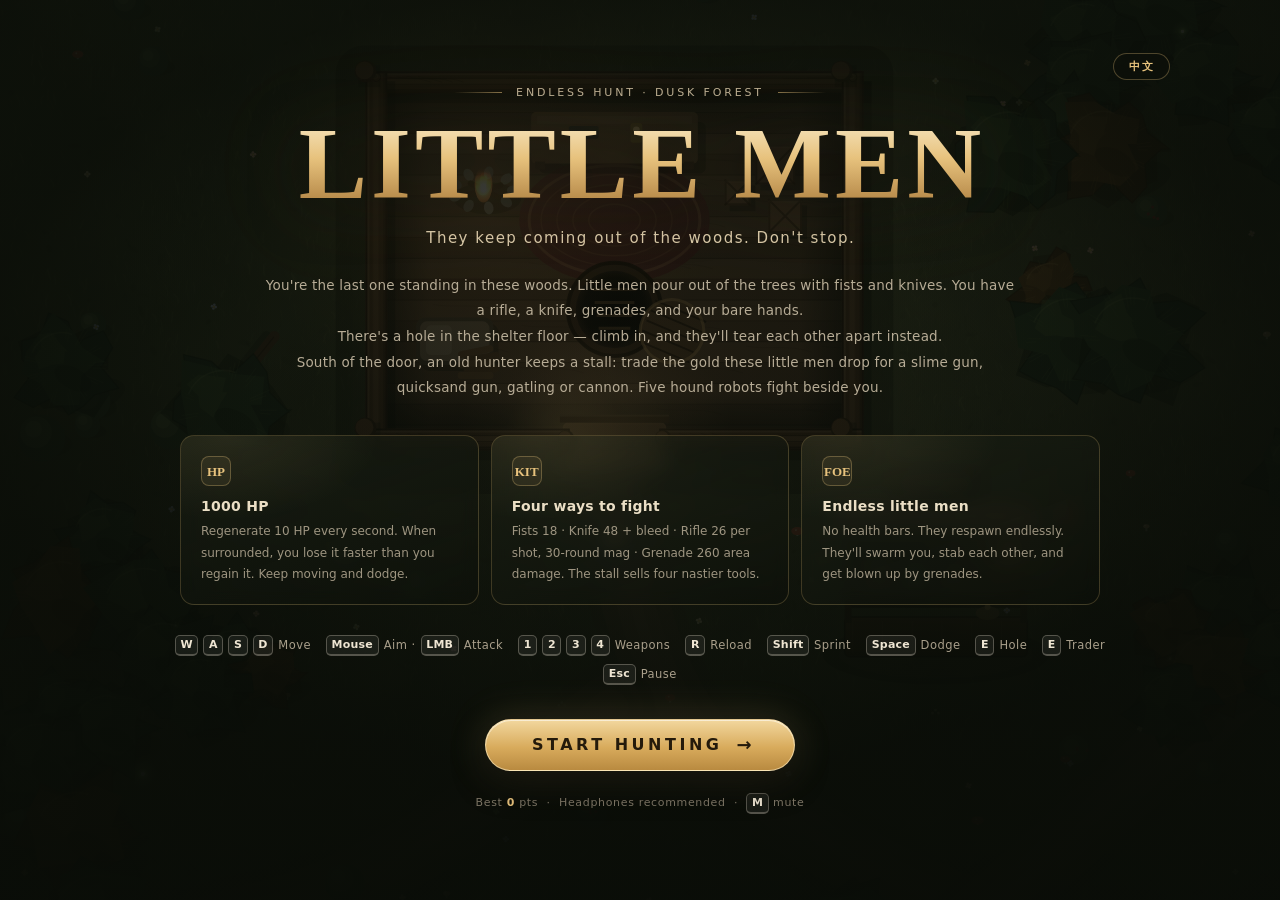
<file: index.html>
<!DOCTYPE html>
<html lang="zh-CN">
<head>
<meta charset="utf-8">
<meta name="viewport" content="width=device-width, initial-scale=1, maximum-scale=1, user-scalable=no, viewport-fit=cover">
<meta name="theme-color" content="#0c0f09">
<meta name="description" content="无尽围猎小游戏：在暮色山林里用拳头、猎刀、步枪和手榴弹打退不断重生的小人，躲进庇护所地洞避开攻击。">
<link rel="icon" href="data:image/svg+xml,%3Csvg xmlns='http://www.w3.org/2000/svg' viewBox='0 0 64 64'%3E%3Crect width='64' height='64' rx='14' fill='%230d100b'/%3E%3Ctext x='32' y='46' font-size='40' text-anchor='middle' fill='%23e7c27d' font-family='serif'%3E打%3C/text%3E%3C/svg%3E">
<title>打小人 · 暮色山林</title>
<style>
:root {
  --ink: #efe6d3;
  --muted: #a89f8a;
  --gold: #e7c27d;
  --gold-deep: #b78d45;
  --red: #e0573f;
  --green: #9dbf76;
  --panel: rgba(13, 17, 10, .62);
  --panel-solid: rgba(15, 19, 12, .94);
  --line: rgba(231, 194, 125, .22);
  --line-soft: rgba(231, 194, 125, .11);
  --font: "PingFang SC", "Hiragino Sans GB", "Microsoft YaHei", system-ui, -apple-system, sans-serif;
  --serif: "Songti SC", "STSong", "Noto Serif SC", "SimSun", serif;
}

* { box-sizing: border-box; }

html, body {
  margin: 0;
  padding: 0;
  width: 100%;
  height: 100%;
  overflow: hidden;
  background: #0b0e08;
  color: var(--ink);
  font-family: var(--font);
  -webkit-font-smoothing: antialiased;
  user-select: none;
  -webkit-user-select: none;
  touch-action: none;
}

#game { position: fixed; inset: 0; }

#cv {
  position: absolute;
  inset: 0;
  display: block;
  width: 100%;
  height: 100%;
  cursor: none;
  background: #20281a;
}

.hidden { display: none !important; }

kbd {
  display: inline-block;
  min-width: 1.55em;
  padding: .1em .42em;
  border: 1px solid rgba(239, 230, 211, .28);
  border-bottom-width: 2px;
  border-radius: 5px;
  background: rgba(255, 255, 255, .06);
  color: #efe6d3;
  font: 600 11px/1.45 var(--font);
  text-align: center;
  letter-spacing: .02em;
}

/* ============================== HUD ============================== */
#hud {
  position: fixed;
  inset: 0;
  z-index: 10;
  pointer-events: none;
  font-variant-numeric: tabular-nums;
}

.panel {
  position: absolute;
  background: linear-gradient(160deg, rgba(23, 28, 18, .82), rgba(10, 13, 8, .66));
  border: 1px solid var(--line);
  border-radius: 14px;
  box-shadow: 0 10px 34px rgba(0, 0, 0, .38), inset 0 1px 0 rgba(255, 255, 255, .05);
  backdrop-filter: blur(9px);
  -webkit-backdrop-filter: blur(9px);
}

#hud-left {
  left: 22px;
  top: 20px;
  width: min(390px, 38vw);
  padding: 14px 16px 12px;
}

.hp-row { display: flex; align-items: center; gap: 10px; }

.hp-mark {
  flex: none;
  width: 26px;
  height: 26px;
  display: grid;
  place-items: center;
  border-radius: 8px;
  font: 700 13px/1 var(--serif);
  color: #f4c9b6;
  background: rgba(224, 87, 63, .16);
  border: 1px solid rgba(224, 87, 63, .35);
}

.hp-bar {
  position: relative;
  flex: 1;
  height: 17px;
  border-radius: 4px;
  overflow: hidden;
  background: rgba(0, 0, 0, .5);
  box-shadow: inset 0 2px 5px rgba(0, 0, 0, .6), 0 0 0 1px rgba(255, 255, 255, .05);
}

#hp-fill {
  position: absolute;
  inset: 0;
  width: 100%;
  transform-origin: left center;
  background: linear-gradient(90deg, #b5382b 0%, #dd5a3b 45%, #ee8a54 100%);
  box-shadow: 0 0 14px rgba(232, 92, 60, .45);
  transition: width .12s linear, filter .3s;
}

#hp-fill.low { animation: lowhp 1s ease-in-out infinite; }

@keyframes lowhp {
  0%, 100% { filter: brightness(1); }
  50% { filter: brightness(1.55); }
}

.hp-bar-gloss {
  position: absolute;
  inset: 0;
  background: linear-gradient(180deg, rgba(255, 255, 255, .22), transparent 48%, rgba(0, 0, 0, .2));
  pointer-events: none;
}

.hp-num { flex: none; min-width: 92px; text-align: right; letter-spacing: .02em; }
.hp-num b { font-size: 21px; font-weight: 800; color: #f7ecdb; }
.hp-num i { font-style: normal; font-size: 12px; color: var(--muted); margin-left: 1px; }

.stam-row { display: flex; align-items: center; gap: 10px; margin-top: 9px; padding-left: 36px; }

.stam-bar {
  flex: 1;
  height: 4px;
  border-radius: 3px;
  background: rgba(0, 0, 0, .45);
  overflow: hidden;
}
#stam-fill {
  height: 100%;
  width: 100%;
  background: linear-gradient(90deg, #9b7a3c, #e0bd6b);
  border-radius: 3px;
}

.regen { font-size: 10.5px; color: var(--green); letter-spacing: .04em; opacity: .85; }

#hud-right {
  right: 22px;
  top: 20px;
  display: grid;
  grid-template-columns: repeat(2, minmax(74px, auto));
  gap: 4px 18px;
  padding: 12px 16px;
  text-align: right;
}

.stat { display: flex; align-items: baseline; justify-content: flex-end; gap: 8px; }
.stat span { font-size: 10.5px; color: var(--muted); letter-spacing: .12em; }
.stat b { font-size: 16px; font-weight: 700; color: #f2e6ce; }
.stat.best b { color: var(--gold); font-size: 14px; }
.stat.gold b { color: #f0c97c; text-shadow: 0 0 14px rgba(240, 201, 124, .35); }

#compass {
  position: absolute;
  top: 18px;
  left: 50%;
  transform: translateX(-50%);
  display: flex;
  align-items: center;
  gap: 9px;
  padding: 7px 14px 7px 10px;
  border-radius: 999px;
  background: rgba(12, 16, 9, .55);
  border: 1px solid var(--line-soft);
  color: #d8ccb4;
  font-size: 11px;
  letter-spacing: .1em;
  backdrop-filter: blur(6px);
  transition: opacity .5s;
}
#compass.fade { opacity: 0; }
#compass-arrow {
  display: inline-block;
  color: var(--gold);
  font-size: 15px;
  line-height: 1;
  transform-origin: 50% 50%;
  filter: drop-shadow(0 0 6px rgba(231, 194, 125, .55));
}
#compass b { color: #f2e6ce; font-weight: 600; }

#combo {
  position: absolute;
  top: 16%;
  left: 50%;
  transform: translateX(-50%);
  display: flex;
  align-items: baseline;
  gap: 7px;
  text-shadow: 0 3px 18px rgba(0, 0, 0, .8);
  animation: comboIn .18s ease-out;
}
#combo b {
  font: 900 40px/1 var(--serif);
  color: #f6d491;
  letter-spacing: .01em;
  text-shadow: 0 0 26px rgba(231, 194, 125, .55), 0 2px 0 rgba(0, 0, 0, .35);
}
#combo span { font-size: 11px; letter-spacing: .3em; color: #e7d8b9; }
@keyframes comboIn { from { transform: translate(-50%, 8px) scale(.85); opacity: 0; } }

#toast {
  position: absolute;
  left: 50%;
  top: 25%;
  transform: translate(-50%, 6px);
  max-width: min(560px, 82vw);
  padding: 9px 20px;
  border-radius: 999px;
  background: rgba(12, 16, 9, .76);
  border: 1px solid var(--line);
  color: #efe1c6;
  font-size: 12.5px;
  letter-spacing: .08em;
  text-align: center;
  opacity: 0;
  transition: opacity .25s, transform .25s;
  backdrop-filter: blur(8px);
  white-space: nowrap;
  overflow: hidden;
  text-overflow: ellipsis;
}
#toast.show { opacity: 1; transform: translate(-50%, 0); }

#weapon-bar {
  position: absolute;
  left: 50%;
  bottom: 20px;
  transform: translateX(-50%);
  display: flex;
  gap: 9px;
  padding: 8px;
  border-radius: 16px;
  background: linear-gradient(160deg, rgba(23, 28, 18, .78), rgba(10, 13, 8, .64));
  border: 1px solid var(--line);
  box-shadow: 0 12px 40px rgba(0, 0, 0, .42);
  backdrop-filter: blur(10px);
}

.wcard {
  position: relative;
  width: 88px;
  padding: 9px 8px 8px;
  border-radius: 11px;
  border: 1px solid transparent;
  background: rgba(255, 255, 255, .025);
  display: grid;
  grid-template-columns: 30px 1fr;
  grid-template-rows: auto auto;
  gap: 1px 7px;
  transition: background .15s, border-color .15s, transform .15s;
  overflow: hidden;
}

.wcard.active {
  border-color: rgba(231, 194, 125, .62);
  background: linear-gradient(150deg, rgba(231, 194, 125, .16), rgba(231, 194, 125, .04));
  box-shadow: 0 0 0 1px rgba(231, 194, 125, .1), 0 6px 20px rgba(0, 0, 0, .3), inset 0 0 24px rgba(231, 194, 125, .06);
  transform: translateY(-2px);
}

.wcard.empty { opacity: .45; }
.wcard.locked { display: none; }

.wkey {
  position: absolute;
  top: 5px;
  right: 6px;
  font-size: 9px;
  color: var(--muted);
  opacity: .85;
}

.wicon {
  grid-row: span 2;
  align-self: center;
  width: 30px;
  height: 30px;
  display: grid;
  place-items: center;
  border-radius: 8px;
  font: 700 15px/1 var(--serif);
  color: #cfc0a3;
  background: rgba(0, 0, 0, .28);
  border: 1px solid rgba(255, 255, 255, .07);
}
.wcard.active .wicon {
  color: #f4d9a2;
  border-color: rgba(231, 194, 125, .4);
  background: rgba(231, 194, 125, .1);
  box-shadow: 0 0 18px rgba(231, 194, 125, .15);
}

.wname { font-size: 11.5px; color: #d9cdb5; letter-spacing: .05em; align-self: end; }
.wammo { font-size: 10px; color: #8d8574; letter-spacing: .03em; align-self: start; }
.wammo b { color: #e9dcc2; font-size: 11px; font-weight: 600; }
.wcard.active .wammo { color: var(--gold); }

.reload-line {
  position: absolute;
  left: 0;
  bottom: 0;
  height: 2px;
  width: 0%;
  background: linear-gradient(90deg, #d8ad63, #f4dda9);
  box-shadow: 0 0 8px rgba(231, 194, 125, .6);
}

#map-box {
  position: absolute;
  right: 22px;
  bottom: 22px;
  width: 176px;
  padding: 7px;
  border-radius: 15px;
  background: linear-gradient(160deg, rgba(23, 28, 18, .8), rgba(10, 13, 8, .68));
  border: 1px solid var(--line);
  box-shadow: 0 12px 36px rgba(0, 0, 0, .4);
  backdrop-filter: blur(9px);
}
#mini { display: block; width: 100%; height: auto; border-radius: 10px; }
.map-label {
  margin-top: 5px;
  text-align: center;
  font-size: 9px;
  letter-spacing: .28em;
  color: #8f8674;
}

#hint {
  position: absolute;
  left: 50%;
  bottom: 118px;
  transform: translateX(-50%);
  display: flex;
  align-items: center;
  gap: 8px;
  padding: 8px 15px;
  border-radius: 999px;
  background: rgba(12, 16, 9, .72);
  border: 1px solid rgba(231, 194, 125, .35);
  color: #f0e0c0;
  font-size: 12px;
  letter-spacing: .08em;
  box-shadow: 0 0 24px rgba(231, 194, 125, .12);
  animation: hintPulse 2.2s ease-in-out infinite;
}
@keyframes hintPulse {
  0%, 100% { box-shadow: 0 0 18px rgba(231, 194, 125, .08); }
  50% { box-shadow: 0 0 30px rgba(231, 194, 125, .22); }
}

#hidden-note {
  position: absolute;
  left: 50%;
  top: 88px;
  transform: translateX(-50%);
  display: flex;
  align-items: center;
  gap: 13px;
  padding: 11px 18px 11px 12px;
  border-radius: 14px;
  background: rgba(10, 13, 8, .86);
  border: 1px solid rgba(231, 194, 125, .3);
  box-shadow: 0 18px 50px rgba(0, 0, 0, .5);
  backdrop-filter: blur(10px);
  animation: fadeUp .3s ease-out;
}
@keyframes fadeUp { from { opacity: 0; transform: translate(-50%, -6px); } }
.hn-icon {
  width: 38px;
  height: 38px;
  display: grid;
  place-items: center;
  border-radius: 10px;
  font: 700 16px/1 var(--serif);
  color: #e8cf9f;
  background: rgba(231, 194, 125, .1);
  border: 1px solid rgba(231, 194, 125, .25);
}
.hn-text { display: flex; flex-direction: column; gap: 3px; }
.hn-text b { font-size: 12.5px; font-weight: 600; letter-spacing: .08em; color: #f3e5c9; }
.hn-text span { font-size: 10.5px; color: #a89f8a; letter-spacing: .04em; }
.hn-key { margin-left: 10px; font-size: 11px; color: #c6b99f; white-space: nowrap; }

#touch-ui { position: absolute; inset: 0; display: none; }
body.touch #touch-ui { display: block; }

.tbtn {
  position: absolute;
  pointer-events: auto;
  width: 56px;
  height: 56px;
  border-radius: 50%;
  border: 1px solid rgba(231, 194, 125, .38);
  background: rgba(12, 16, 9, .66);
  color: #eedfbe;
  font: 600 15px/1 var(--font);
  backdrop-filter: blur(6px);
  -webkit-tap-highlight-color: transparent;
}
.tbtn:active { background: rgba(231, 194, 125, .22); }
#tb-switch { right: 92px; bottom: 130px; }
#tb-pause.tiny { width: 42px; height: 42px; font-size: 13px; left: 16px; top: 104px; }
#tb-nade { right: 22px; bottom: 130px; }
#tb-reload { right: 92px; bottom: 200px; }
#tb-hole { right: 22px; bottom: 200px; border-color: rgba(157, 191, 118, .55); color: #cfe2b2; }
#tb-shop { right: 22px; bottom: 200px; border-color: rgba(240, 201, 124, .6); color: #f0c97c; }

/* ============================== 全屏界面 ============================== */
.screen {
  position: fixed;
  inset: 0;
  z-index: 40;
  display: flex;
  justify-content: center;
  align-items: flex-start;
  overflow-y: auto;
  padding: clamp(22px, 5vh, 64px) 20px;
  background:
    radial-gradient(ellipse 70% 55% at 50% 38%, rgba(9, 12, 7, .34), rgba(9, 12, 7, .86) 78%),
    linear-gradient(180deg, rgba(9, 12, 7, .55), rgba(9, 12, 7, .88));
  animation: screenIn .4s ease-out;
}
@keyframes screenIn { from { opacity: 0; } }

#screen-start {
  background:
    radial-gradient(ellipse 65% 55% at 50% 42%, rgba(9, 12, 7, .18), rgba(9, 12, 7, .82) 80%),
    linear-gradient(180deg, rgba(9, 12, 7, .5), rgba(9, 12, 7, .9));
}

.screen-inner { position: relative; width: min(1060px, 94vw); margin: auto; text-align: center; padding: 8px 0 42px; }

.eyebrow {
  display: flex;
  align-items: center;
  justify-content: center;
  gap: 14px;
  font-size: 11px;
  letter-spacing: .42em;
  color: #bcae92;
  text-transform: uppercase;
  margin-bottom: 16px;
}
.eyebrow span { display: block; width: 48px; height: 1px; background: linear-gradient(90deg, transparent, rgba(231, 194, 125, .55)); }
.eyebrow span:last-child { background: linear-gradient(90deg, rgba(231, 194, 125, .55), transparent); }
.eyebrow.red { color: #d99a86; }
.eyebrow.red span { background: linear-gradient(90deg, transparent, rgba(224, 87, 63, .55)); }
.eyebrow.red span:last-child { background: linear-gradient(90deg, rgba(224, 87, 63, .55), transparent); }

.title {
  margin: 0;
  font-family: var(--serif);
  font-size: clamp(74px, 11vw, 142px);
  font-weight: 900;
  line-height: .96;
  letter-spacing: .1em;
  text-indent: .1em;
  background: linear-gradient(180deg, #f8e9c7 0%, #e7c27d 44%, #a8793a 100%);
  -webkit-background-clip: text;
  background-clip: text;
  color: transparent;
  filter: drop-shadow(0 6px 26px rgba(0, 0, 0, .6)) drop-shadow(0 0 46px rgba(231, 194, 125, .12));
}

.tagline {
  margin: 16px 0 0;
  font-size: clamp(13px, 1.4vw, 16px);
  letter-spacing: .34em;
  color: #d9c9a8;
  text-indent: .34em;
}

.brief {
  max-width: 760px;
  margin: 26px auto 0;
  font-size: 13.5px;
  line-height: 2.05;
  letter-spacing: .045em;
  color: #b7ac96;
}

.info-grid {
  display: grid;
  grid-template-columns: repeat(3, 1fr);
  gap: 12px;
  margin: 34px auto 0;
  max-width: 920px;
}

.info-card {
  position: relative;
  text-align: left;
  padding: 20px 20px 18px;
  border-radius: 14px;
  border: 1px solid var(--line);
  background: linear-gradient(160deg, rgba(28, 33, 22, .62), rgba(12, 15, 9, .42));
  backdrop-filter: blur(8px);
  overflow: hidden;
}
.info-card::after {
  content: "";
  position: absolute;
  inset: 0;
  background: radial-gradient(220px 120px at 15% 0%, rgba(231, 194, 125, .09), transparent 70%);
  pointer-events: none;
}
.ic-key {
  width: 30px;
  height: 30px;
  display: grid;
  place-items: center;
  margin-bottom: 12px;
  border-radius: 8px;
  border: 1px solid rgba(231, 194, 125, .3);
  color: var(--gold);
  font: 700 13px/1 var(--serif);
  background: rgba(231, 194, 125, .07);
}
.info-card h3 { margin: 0 0 7px; font-size: 14px; font-weight: 600; letter-spacing: .06em; color: #ebdfc6; }
.info-card p { margin: 0; font-size: 12px; line-height: 1.9; color: #9e9581; }

.keys {
  display: flex;
  flex-wrap: wrap;
  justify-content: center;
  gap: 10px 20px;
  max-width: 880px;
  margin: 30px auto 0;
  font-size: 11.5px;
  color: #a99f8b;
  letter-spacing: .04em;
}
.keys span { display: inline-flex; align-items: center; gap: 5px; }
.keys.centered { margin-top: 26px; }

.big-btn {
  pointer-events: auto;
  position: relative;
  display: inline-flex;
  align-items: center;
  justify-content: center;
  gap: 14px;
  margin-top: 34px;
  padding: 16px 42px;
  border: 1px solid rgba(255, 239, 197, .6);
  border-radius: 999px;
  background: linear-gradient(180deg, #f2d79e, #d8ab5c 55%, #b98a40);
  color: #241a0b;
  font: 700 16px/1 var(--font);
  letter-spacing: .22em;
  text-indent: .22em;
  cursor: pointer;
  box-shadow: 0 12px 34px rgba(0, 0, 0, .45), 0 0 40px rgba(231, 194, 125, .2), inset 0 1px 0 rgba(255, 255, 255, .55);
  transition: transform .16s ease, box-shadow .16s ease, filter .16s;
}
.big-btn:hover { transform: translateY(-2px); filter: brightness(1.05); box-shadow: 0 18px 44px rgba(0, 0, 0, .5), 0 0 56px rgba(231, 194, 125, .3), inset 0 1px 0 rgba(255, 255, 255, .6); }
.big-btn:active { transform: translateY(0); }
.big-btn .arrow { font-size: 18px; letter-spacing: 0; text-indent: 0; transition: transform .16s; }
.big-btn:hover .arrow { transform: translateX(4px); }

.ghost-btn {
  pointer-events: auto;
  margin-top: 34px;
  padding: 15px 30px;
  border-radius: 999px;
  border: 1px solid var(--line);
  background: rgba(255, 255, 255, .03);
  color: #cfc2a7;
  font: 500 13.5px/1 var(--font);
  letter-spacing: .2em;
  text-indent: .2em;
  cursor: pointer;
  transition: background .16s, border-color .16s, color .16s;
}
.ghost-btn:hover { background: rgba(231, 194, 125, .09); border-color: rgba(231, 194, 125, .4); color: #f0e2c4; }

.start-foot { margin-top: 22px; font-size: 11px; color: #7e7666; letter-spacing: .1em; }
.start-foot b { color: var(--gold); font-weight: 600; }

.btn-row { display: flex; justify-content: center; align-items: center; gap: 18px; flex-wrap: wrap; }
.btn-row .big-btn, .btn-row .ghost-btn { margin-top: 30px; }

.sub-title {
  margin: 0;
  font-family: var(--serif);
  font-size: clamp(38px, 5vw, 62px);
  font-weight: 900;
  letter-spacing: .14em;
  text-indent: .14em;
  color: #f0dfbe;
  text-shadow: 0 8px 40px rgba(0, 0, 0, .6);
}

.pause-stats, .death-stats {
  display: flex;
  justify-content: center;
  gap: 12px;
  flex-wrap: wrap;
  margin: 34px auto 0;
  max-width: 860px;
}
.pause-stats > div, .death-stats > div {
  min-width: 150px;
  padding: 16px 22px;
  border: 1px solid var(--line);
  border-radius: 13px;
  background: rgba(13, 17, 10, .55);
  backdrop-filter: blur(8px);
  display: flex;
  flex-direction: column;
  gap: 6px;
  align-items: center;
}
.pause-stats span, .death-stats span { font-size: 10.5px; letter-spacing: .18em; color: #928974; }
.pause-stats b, .death-stats b { font-size: 30px; font-weight: 800; color: #f2e6cf; font-variant-numeric: tabular-nums; }
.death-stats b { color: #e9c7a0; }

.death-note {
  margin: 26px auto 0;
  font-size: 12.5px;
  color: #9d9480;
  letter-spacing: .1em;
}

#screen-pause .screen-inner, #screen-dead .screen-inner { max-width: 900px; }

#screen-dead {
  background:
    radial-gradient(ellipse 70% 55% at 50% 45%, rgba(30, 8, 5, .44), rgba(7, 7, 5, .93) 78%),
    linear-gradient(180deg, rgba(10, 8, 6, .7), rgba(6, 6, 4, .96));
}
#screen-dead .eyebrow { color: #c98d7a; }
#screen-dead .sub-title { color: #e7c8b2; }

/* ============================== 商店 ============================== */
#screen-shop .screen-inner { max-width: 900px; }

.shop-wallet {
  display: inline-flex;
  align-items: baseline;
  gap: 10px;
  margin-top: 20px;
  padding: 7px 18px;
  border-radius: 999px;
  border: 1px solid rgba(231, 194, 125, .3);
  background: rgba(12, 16, 9, .6);
  font-size: 11px;
  letter-spacing: .16em;
  color: #a99f8b;
}
.shop-wallet b {
  font: 700 22px/1 var(--serif);
  color: #f0c97c;
  letter-spacing: .02em;
  text-shadow: 0 0 18px rgba(240, 201, 124, .35);
}

.shop-grid {
  display: grid;
  grid-template-columns: repeat(2, 1fr);
  gap: 12px;
  margin: 26px auto 0;
  max-width: 800px;
}

.shop-item {
  position: relative;
  display: flex;
  align-items: center;
  gap: 14px;
  padding: 15px 16px;
  text-align: left;
  border-radius: 14px;
  border: 1px solid var(--line);
  background: linear-gradient(160deg, rgba(30, 36, 23, .72), rgba(12, 15, 9, .55));
  color: inherit;
  font-family: inherit;
  cursor: pointer;
  transition: transform .15s, border-color .15s, background .15s;
  overflow: hidden;
}
.shop-item::after {
  content: "";
  position: absolute;
  inset: 0;
  background: radial-gradient(200px 100px at 10% 0%, rgba(231, 194, 125, .09), transparent 70%);
  pointer-events: none;
}
.shop-item:hover:not(.owned) {
  transform: translateY(-2px);
  border-color: rgba(231, 194, 125, .5);
  background: linear-gradient(160deg, rgba(38, 44, 28, .8), rgba(15, 18, 11, .6));
}
.shop-item:active:not(.owned) { transform: translateY(0); }
.shop-item.owned { opacity: .5; cursor: default; }
.shop-item.poor { border-color: rgba(190, 90, 62, .32); }
.shop-item.poor .si-price { color: #d98a72; }

.si-icon {
  flex: 0 0 48px;
  width: 48px;
  height: 48px;
  display: grid;
  place-items: center;
  border-radius: 12px;
  font: 700 21px/1 var(--serif);
  color: #cfc0a3;
  background: rgba(0, 0, 0, .3);
  border: 1px solid rgba(255, 255, 255, .08);
}
.si-icon.slime { color: #a9e08a; box-shadow: inset 0 0 22px rgba(120, 200, 110, .12); }
.si-icon.quicksand { color: #e3c48e; box-shadow: inset 0 0 22px rgba(220, 190, 130, .12); }
.si-icon.gatling { color: #c9c6b2; box-shadow: inset 0 0 22px rgba(190, 190, 170, .12); }
.si-icon.cannon { color: #e8a076; box-shadow: inset 0 0 22px rgba(220, 130, 80, .14); }

.si-body { flex: 1; display: flex; flex-direction: column; gap: 5px; min-width: 0; }
.si-name { font-size: 14px; color: #f0e3c8; letter-spacing: .06em; }
.si-desc { font-style: normal; font-size: 11.5px; line-height: 1.75; color: #9c9381; }

.si-side { display: flex; flex-direction: column; align-items: flex-end; gap: 2px; min-width: 62px; }
.si-price { font: 700 18px/1 var(--serif); color: #f0c97c; }
.si-unit { font-style: normal; font-size: 9.5px; color: #8d8574; letter-spacing: .1em; }
.si-tag { display: none; font-size: 10px; color: #a9c98d; letter-spacing: .12em; }
.shop-item.owned .si-price,
.shop-item.owned .si-unit { display: none; }
.shop-item.owned .si-tag { display: block; }

.shop-note {
  margin-top: 20px;
  font-size: 11px;
  letter-spacing: .06em;
  color: #8f8674;
}

.shop-msg {
  min-height: 20px;
  margin-top: 8px;
  font-size: 12px;
  letter-spacing: .08em;
  color: #f0c97c;
  opacity: 0;
  transform: translateY(-3px);
  transition: opacity .2s, transform .2s;
}
.shop-msg.show { opacity: 1; transform: translateY(0); }
.shop-msg.bad { color: #e0917c; }

#err {
  display: none;
  position: fixed;
  left: 10px;
  bottom: 10px;
  z-index: 999;
  max-width: 90vw;
  padding: 8px 12px;
  border-radius: 8px;
  background: rgba(120, 20, 10, .92);
  color: #fff;
  font: 12px/1.5 monospace;
  white-space: pre-wrap;
}

/* ============================== 响应式 ============================== */
@media (max-width: 900px) {
  .info-grid { grid-template-columns: 1fr; max-width: 560px; }
  .info-card { padding: 16px 18px; }
  .ic-key { float: left; margin: 0 12px 4px 0; }
  .brief { font-size: 12.5px; line-height: 1.95; }
  .keys { gap: 8px 14px; }
  .screen-inner { padding-bottom: 30px; }
  #hud-left { width: 260px; left: 12px; top: 12px; padding: 10px 12px; }
  .hp-num b { font-size: 17px; }
  .hp-num { min-width: 78px; }
  #hud-right { right: 12px; top: 12px; padding: 9px 12px; gap: 2px 12px; }
  .stat b { font-size: 13px; }
  #compass { top: 74px; }
  #map-box { width: 132px; right: 12px; bottom: 12px; }
  #weapon-bar { bottom: 12px; gap: 6px; padding: 6px; }
  .wcard { width: 78px; padding: 7px 6px; grid-template-columns: 24px 1fr; }
  .wicon { width: 24px; height: 24px; font-size: 12px; }
  .wname { font-size: 10px; }
  .wammo { font-size: 9px; }
  #hint { bottom: 96px; }
}

@media (max-width: 620px) {
  .title { letter-spacing: .06em; text-indent: .06em; }
  .brief br { display: none; }
  .keys span:nth-child(n+5) { display: none; }
  .screen { padding: 26px 14px; }
  .hp-mark { display: none; }
  .stam-row { padding-left: 0; }
  #hud-left { width: min(220px, 51vw); }
  #hud-right { grid-template-columns: repeat(2, auto); }
  .stat span { font-size: 9px; letter-spacing: .04em; }
  .stat b { font-size: 12px; }
  #compass { top: 70px; font-size: 10px; }
  #map-box { width: 104px; padding: 5px; }
  .map-label { font-size: 8px; letter-spacing: .12em; }
  #weapon-bar { width: calc(100vw - 20px); justify-content: space-between; }
  .wcard { width: auto; flex: 1; grid-template-columns: 1fr; text-align: center; gap: 0; padding: 6px 2px; }
  .wicon { display: none; }
  .wkey { position: static; font-size: 8px; opacity: .6; }
  .wname { font-size: 10px; }
  .wammo { font-size: 9px; }
  #weapon-bar { overflow-x: auto; justify-content: flex-start; }
  .wcard { flex: 0 0 62px; }
  .shop-grid { grid-template-columns: 1fr; max-width: 480px; }
  .si-icon { flex-basis: 40px; width: 40px; height: 40px; font-size: 18px; }
  .si-desc { font-size: 11px; line-height: 1.65; }
  #screen-shop .tagline { letter-spacing: .16em; text-indent: .16em; }
  #hint { bottom: 90px; font-size: 11px; }
  #hidden-note { top: 76px; max-width: calc(100vw - 24px); }
  .hn-text span { display: none; }
  .pause-stats > div, .death-stats > div { min-width: 112px; padding: 12px 14px; }
  .pause-stats b, .death-stats b { font-size: 22px; }
  body.touch #map-box { display: none; }
  body.touch #hint { display: none !important; }
  .big-btn { padding: 14px 30px; font-size: 14px; }
  .start-foot { font-size: 10px; }
}

body.touch #weapon-bar { bottom: 14px; }
body.touch #compass { top: 12px; }

@media (prefers-reduced-motion: reduce) {
  * { animation-duration: .001ms !important; transition-duration: .001ms !important; }
}


/* ============================== 触屏版 ============================== */
.touch-only { display: none !important; }
body.touch .touch-only { display: flex !important; }
body.touch .desktop-only { display: none !important; }
body.touch #map-box { display: none !important; }
body.touch #compass { top: 80px; }
body.touch .wkey { display: none; }

@media (max-height: 620px) {
  .screen { padding: 10px 18px; }
  .screen-inner { padding-bottom: 12px; }
  .eyebrow { margin-bottom: 6px; font-size: 9px; }
  .title { font-size: clamp(44px, 13vh, 82px); }
  .tagline { margin-top: 6px; font-size: 12px; letter-spacing: .24em; }
  .brief { display: none; }
  .info-grid { display: none; }
  .keys { margin-top: 12px; font-size: 10.5px; gap: 6px 14px; }
  .keys.centered { margin-top: 12px; }
  .big-btn { margin-top: 14px; padding: 12px 32px; font-size: 14px; }
  .ghost-btn { margin-top: 14px; padding: 11px 24px; font-size: 12px; }
  .start-foot { margin-top: 10px; font-size: 10px; }
  .sub-title { font-size: clamp(30px, 8vh, 46px); }
  .pause-stats, .death-stats { margin-top: 16px; }
  .pause-stats > div, .death-stats > div { padding: 9px 14px; min-width: 108px; }
  .pause-stats b, .death-stats b { font-size: 20px; }
  .death-note { margin-top: 12px; font-size: 11px; }
  .btn-row .big-btn, .btn-row .ghost-btn { margin-top: 14px; }
  #hud-left { width: 244px; left: 10px; top: 10px; padding: 8px 11px; }
  .hp-num b { font-size: 16px; }
  .hp-num { min-width: 70px; }
  .hp-mark { width: 22px; height: 22px; font-size: 11px; }
  .hp-bar { height: 14px; }
  .stam-row { margin-top: 6px; padding-left: 32px; }
  .regen { font-size: 9.5px; }
  #hud-right { right: 10px; top: 10px; padding: 7px 10px; gap: 1px 12px; }
  .stat span { font-size: 9px; }
  .stat b { font-size: 12px; }
  .stat.best b { font-size: 11px; }
  #compass { font-size: 10px; padding: 5px 11px 5px 8px; }
  #weapon-bar { bottom: 8px; padding: 5px; gap: 5px; border-radius: 13px; }
  .wcard { width: 80px; padding: 6px 5px; grid-template-columns: 23px 1fr; gap: 0 5px; }
  .wicon { width: 23px; height: 23px; font-size: 11px; }
  .wname { font-size: 10px; }
  .wammo { font-size: 9px; }
  .wkey { font-size: 8px; top: 3px; right: 4px; }
  .tbtn { width: 48px; height: 48px; font-size: 13px; }
  #tb-switch { right: 78px; bottom: 102px; }
  #tb-nade { right: 18px; bottom: 102px; }
  #tb-reload { right: 78px; bottom: 162px; }
  #tb-hole { right: 18px; bottom: 162px; }
  #tb-pause.tiny { width: 36px; height: 36px; left: 10px; top: 84px; font-size: 11px; }
  #hint { display: none !important; }
  #hidden-note { top: auto; bottom: 178px; padding: 8px 14px 8px 9px; }
  .hn-icon { width: 30px; height: 30px; font-size: 13px; }
  #toast { top: 17%; font-size: 11.5px; padding: 7px 15px; }
  #combo { top: 13%; }
  #combo b { font-size: 30px; }
}


@media (max-width: 370px) {
  #hud-left { width: 49vw; padding: 8px 9px; }
  .hp-num { min-width: 56px; }
  .hp-num b { font-size: 14px; }
  .hp-num i { font-size: 10px; }
  #hud-right { padding: 6px 8px; gap: 0 7px; right: 8px; }
  .stat { gap: 4px; }
  .stat span { font-size: 8px; letter-spacing: 0; }
  .stat b { font-size: 11px; }
  #tb-switch { right: 70px; }
  #tb-nade { right: 14px; }
  #tb-reload { right: 70px; }
  #tb-hole { right: 14px; }
  .wcard { padding: 5px 2px; }
}


body.touch #hidden-note {
  top: 86px;
  bottom: auto;
  width: max-content;
  max-width: min(320px, calc(100vw - 100px));
  padding: 7px 12px 7px 8px;
  gap: 8px;
}
body.touch #hidden-note .hn-icon { width: 28px; height: 28px; font-size: 12px; }
body.touch #hidden-note .hn-text b { font-size: 11.5px; letter-spacing: .02em; white-space: normal; }
body.touch #hidden-note .hn-text span { display: none; }
body.touch #hidden-note .hn-key { margin-left: 2px; font-size: 10px; white-space: nowrap; }
body.touch #tb-hole { animation: holePulse 1.7s ease-in-out infinite; }
@keyframes holePulse {
  0%, 100% { box-shadow: 0 0 0 0 rgba(157, 191, 118, 0); }
  50% { box-shadow: 0 0 18px 2px rgba(157, 191, 118, .22); }
}


/* ============================== 语言切换 / English ============================== */
.eyebrow b { font-weight: 400; letter-spacing: inherit; }

.lang-row {
  display: flex;
  justify-content: flex-end;
  width: 100%;
  margin: 0 0 6px;
}
.lang-btn {
  pointer-events: auto;
  padding: 7px 15px;
  border-radius: 999px;
  border: 1px solid rgba(231, 194, 125, .3);
  background: rgba(13, 17, 10, .62);
  color: var(--gold);
  font: 600 10.5px/1 var(--font);
  letter-spacing: .14em;
  cursor: pointer;
  backdrop-filter: blur(8px);
  -webkit-backdrop-filter: blur(8px);
  transition: background .16s, border-color .16s, color .16s, transform .16s;
}
.lang-btn:hover {
  background: rgba(231, 194, 125, .13);
  border-color: rgba(231, 194, 125, .6);
  color: #f6e7c6;
  transform: translateY(-1px);
}

body.lang-en .title {
  font-size: clamp(48px, 8vw, 108px);
  letter-spacing: .04em;
  text-indent: .04em;
}
body.lang-en .eyebrow { letter-spacing: .26em; }
body.lang-en .tagline { letter-spacing: .1em; text-indent: .1em; font-size: clamp(12px, 1.25vw, 15px); }
body.lang-en .brief { letter-spacing: .015em; line-height: 1.9; }
body.lang-en .info-card h3 { letter-spacing: .02em; }
body.lang-en .info-card p { line-height: 1.8; }
body.lang-en .start-foot { letter-spacing: .06em; }
body.lang-en .hp-mark { font-size: 10px; letter-spacing: .02em; }
body.lang-en .stat span { letter-spacing: .05em; }
body.lang-en .wname { font-size: 10px; letter-spacing: 0; }
body.lang-en .wammo { font-size: 9.5px; }
body.lang-en .hn-icon { font-size: 9px; letter-spacing: .02em; }
body.lang-en .hn-text b { font-size: 12px; letter-spacing: .06em; }
body.lang-en .map-label { letter-spacing: .18em; }
body.lang-en .compass-txt { letter-spacing: .08em; }

@media (max-height: 620px) {
  body.lang-en .title { font-size: clamp(38px, 10vh, 68px); }
  .lang-row { margin-bottom: 2px; }
  .lang-btn { padding: 5px 12px; font-size: 9.5px; }
}


body.lang-en .keys { max-width: 1000px; gap: 8px 15px; }


@media (max-width: 620px) {
  body.lang-en .eyebrow { letter-spacing: .1em; font-size: 10px; margin-bottom: 10px; }
  body.lang-en .eyebrow > span { width: 24px; }
  body.lang-en .tagline { margin-top: 10px; }
  body.lang-en .brief { font-size: 12px; line-height: 1.8; margin-top: 18px; }
  body.lang-en .info-grid { margin-top: 20px; gap: 9px; }
  body.lang-en .info-card { padding: 13px 15px 12px; }
  body.lang-en .info-card h3 { margin-bottom: 5px; }
  body.lang-en .info-card p { font-size: 11.5px; line-height: 1.72; }
  body.lang-en .keys.touch-only { margin-top: 18px; font-size: 10.5px; }
  body.lang-en .big-btn { margin-top: 22px; }
  body.lang-en .start-foot { margin-top: 12px; font-size: 10px; letter-spacing: .02em; }
  body.lang-en .lang-row { margin-bottom: 2px; }
  body.lang-en .tbtn { font-size: 13px; letter-spacing: 0; }
  body.lang-en .wname { font-size: 9.5px; }
}

@media (max-width: 380px) and (max-height: 620px) {
  body.lang-en .title { font-size: 42px; letter-spacing: .02em; }
}


@media (max-width: 620px) {
  .info-grid { margin-top: 24px; gap: 9px; }
  .info-card { padding: 13px 16px 12px; }
  .info-card p { line-height: 1.8; }
  .keys { margin-top: 22px; }
  .big-btn { margin-top: 26px; }
  .start-foot { margin-top: 16px; }
  .lang-row { margin-bottom: 2px; }
}


@media (max-width: 620px) and (max-height: 620px) {
  .wcard {
    width: 58px;
    flex: 0 0 58px;
    grid-template-columns: 1fr;
    gap: 0;
    padding: 6px 2px;
  }
  .wname { font-size: 9.5px; }
}

/* 武器栏变长之后，窄屏把地图抬到武器栏上方，避免重叠 */
@media (max-width: 1200px) {
  #map-box { bottom: 104px; }
}
.wname { white-space: nowrap; overflow: hidden; text-overflow: ellipsis; }

</style>
</head>
<body>
<div id="game">
  <canvas id="cv"></canvas>

  <!-- ================= HUD ================= -->
  <div id="hud" class="hidden">
    <div id="hud-left" class="panel">
      <div class="hp-row">
        <span class="hp-mark" data-i18n="hud.hp">命</span>
        <div class="hp-bar"><div id="hp-fill"></div><div class="hp-bar-gloss"></div></div>
        <div class="hp-num"><b id="hp-now">1000</b><i>/1000</i></div>
      </div>
      <div class="stam-row">
        <div class="stam-bar"><div id="stam-fill"></div></div>
        <span class="regen" data-i18n="hud.regen">+10 / 秒</span>
      </div>
    </div>

    <div id="hud-right" class="panel">
      <div class="stat"><span data-i18n="hud.kills">击杀</span><b id="kills">0</b></div>
      <div class="stat"><span data-i18n="hud.score">得分</span><b id="score">0</b></div>
      <div class="stat"><span data-i18n="hud.time">存活</span><b id="clock">00:00</b></div>
      <div class="stat best"><span data-i18n="hud.best">最佳</span><b id="best">0</b></div>
      <div class="stat gold"><span data-i18n="hud.gold">金币</span><b id="gold">0</b></div>
    </div>

    <div id="compass" class="fade">
      <div id="compass-arrow">➤</div>
      <div class="compass-txt"><span data-i18n="hud.shelter">庇护所</span> · <b id="compass-dist">0</b> m</div>
    </div>

    <div id="combo" class="hidden"><b id="combo-x">×2</b><span data-i18n="hud.combo">连杀</span></div>
    <div id="toast"></div>

    <div id="weapon-bar">
      <div class="wcard" data-w="fist">
        <span class="wkey">1</span>
        <span class="wicon" data-i18n="hud.icon.fist">拳</span>
        <span class="wname" data-i18n="hud.weapon.fist">拳头</span>
        <span class="wammo" id="ammo-fist">—</span>
      </div>
      <div class="wcard" data-w="knife">
        <span class="wkey">2</span>
        <span class="wicon" data-i18n="hud.icon.knife">刀</span>
        <span class="wname" data-i18n="hud.weapon.knife">猎刀</span>
        <span class="wammo" id="ammo-knife">流血</span>
      </div>
      <div class="wcard active" data-w="gun">
        <span class="wkey">3</span>
        <span class="wicon" data-i18n="hud.icon.gun">枪</span>
        <span class="wname" data-i18n="hud.weapon.gun">步枪</span>
        <span class="wammo" id="ammo-gun"><b>30</b>/∞</span>
        <span class="reload-line" id="reload-line"></span>
      </div>
      <div class="wcard" data-w="nade">
        <span class="wkey">4</span>
        <span class="wicon" data-i18n="hud.icon.nade">雷</span>
        <span class="wname" data-i18n="hud.weapon.nade">手榴弹</span>
        <span class="wammo" id="ammo-nade">×3</span>
      </div>
      <div class="wcard locked" data-w="slime">
        <span class="wkey">5</span>
        <span class="wicon" data-i18n="hud.icon.slime">粘</span>
        <span class="wname" data-i18n="hud.short.slime">粘液枪</span>
        <span class="wammo" id="ammo-slime">24</span>
        <span class="reload-line" id="reload-line-slime"></span>
      </div>
      <div class="wcard locked" data-w="quicksand">
        <span class="wkey">6</span>
        <span class="wicon" data-i18n="hud.icon.quicksand">沙</span>
        <span class="wname" data-i18n="hud.short.quicksand">流沙枪</span>
        <span class="wammo" id="ammo-quicksand">12</span>
        <span class="reload-line" id="reload-line-quicksand"></span>
      </div>
      <div class="wcard locked" data-w="gatling">
        <span class="wkey">7</span>
        <span class="wicon" data-i18n="hud.icon.gatling">加</span>
        <span class="wname" data-i18n="hud.short.gatling">加特林</span>
        <span class="wammo" id="ammo-gatling">220</span>
        <span class="reload-line" id="reload-line-gatling"></span>
      </div>
      <div class="wcard locked" data-w="cannon">
        <span class="wkey">8</span>
        <span class="wicon" data-i18n="hud.icon.cannon">炮</span>
        <span class="wname" data-i18n="hud.short.cannon">大炮</span>
        <span class="wammo" id="ammo-cannon">6</span>
        <span class="reload-line" id="reload-line-cannon"></span>
      </div>
    </div>

    <div id="map-box">
      <canvas id="mini" width="320" height="320"></canvas>
      <div class="map-label" data-i18n="hud.map">暮色山林</div>
    </div>

    <div id="hint" class="hidden"><kbd>E</kbd><span data-i18n="hud.hint">进入地洞</span></div>

    <div id="hidden-note" class="hidden">
      <div class="hn-icon" data-i18n="hud.holeIcon">洞</div>
      <div class="hn-text">
        <b data-i18n="hud.hiddenTitle">你躲在地洞里</b>
        <span data-i18n="hud.hiddenText">上面的小人找不到你，正在互相撕打。</span>
      </div>
      <div class="hn-key desktop-only"><kbd>E</kbd> <span data-i18n="hud.hiddenKey">爬出来</span></div>
      <div class="hn-key touch-only"><span data-i18n="hud.hiddenTouch">点「洞」爬出</span></div>
    </div>

    <div id="touch-ui">
      <button id="tb-pause" class="tbtn tiny">Ⅱ</button>
      <button id="tb-switch" class="tbtn" data-i18n="hud.touch.swap">换</button>
      <button id="tb-nade" class="tbtn" data-i18n="hud.touch.nade">雷</button>
      <button id="tb-reload" class="tbtn" data-i18n="hud.touch.reload">弹</button>
      <button id="tb-hole" class="tbtn hidden" data-i18n="hud.touch.hole">洞</button>
      <button id="tb-shop" class="tbtn hidden" data-i18n="hud.touch.shop">店</button>
    </div>
  </div>

  <!-- ================= 开始界面 ================= -->
  <div id="screen-start" class="screen">
    <div class="screen-inner start-inner">
      <div class="lang-row"><button class="lang-btn" type="button" data-lang-toggle>EN</button></div>
      <div class="eyebrow"><span></span><b data-i18n="menu.eyebrow">无尽围猎 · 暮色山林</b><span></span></div>
      <h1 class="title" data-i18n="menu.title">打小人</h1>
      <p class="tagline" data-i18n="menu.tagline">山里的东西越聚越多。别停手。</p>
      <p class="brief" data-i18n="menu.brief">你是这片林子里唯一还站着的人。小人从树影里涌出来，用拳头、用刀。你有步枪、猎刀、手榴弹，和一双拳头。<br>山腰的庇护所里有一个地洞——钻进去，它们就碰不到你，只会在上面互相撕咬。</p>

      <div class="info-grid">
        <div class="info-card">
          <div class="ic-key" data-i18n="menu.card1.key">命</div>
          <h3 data-i18n="menu.card1.title">1000 点生命</h3>
          <p data-i18n="menu.card1.text">每秒回复 10 点。被围住时会掉得比回复快，靠走位和翻滚活下来。</p>
        </div>
        <div class="info-card">
          <div class="ic-key" data-i18n="menu.card2.key">械</div>
          <h3 data-i18n="menu.card2.title">四种打法</h3>
          <p data-i18n="menu.card2.text">拳 18 · 猎刀 48 并造成流血 · 步枪 26 一发共 30 发 · 手榴弹 260 范围伤害。</p>
        </div>
        <div class="info-card">
          <div class="ic-key" data-i18n="menu.card3.key">敌</div>
          <h3 data-i18n="menu.card3.title">杀不完的小人</h3>
          <p data-i18n="menu.card3.text">没有血条，打死会不断重生。它们会围攻你，也会互相捅刀、被自己的手榴弹炸飞。</p>
        </div>
      </div>

      <div class="keys desktop-only">
        <span data-i18n="key.move"><kbd>W</kbd><kbd>A</kbd><kbd>S</kbd><kbd>D</kbd> 移动</span>
        <span data-i18n="key.aim"><kbd>鼠标</kbd> 瞄准 · <kbd>左键</kbd> 攻击</span>
        <span data-i18n="key.weapons"><kbd>1</kbd><kbd>2</kbd><kbd>3</kbd><kbd>4</kbd> 换武器</span>
        <span data-i18n="key.reload"><kbd>R</kbd> 装弹</span>
        <span data-i18n="key.sprint"><kbd>Shift</kbd> 冲刺</span>
        <span data-i18n="key.dodge"><kbd>空格</kbd> 翻滚</span>
        <span data-i18n="key.hole"><kbd>E</kbd> 地洞</span>
        <span data-i18n="key.shop"><kbd>E</kbd> 货摊</span>
        <span data-i18n="key.pause"><kbd>Esc</kbd> 暂停</span>
      </div>
      <div class="keys touch-only">
        <span data-i18n="menu.touch.move">左半屏拖动 · 移动</span>
        <span data-i18n="menu.touch.aim">右半屏拖动 · 瞄准并开火</span>
        <span data-i18n="menu.touch.buttons">右下按钮 · 换武器 / 手雷 / 装弹 / 地洞</span>
      </div>

      <button id="btn-start" class="big-btn" data-i18n="menu.start">开始狩猎<span class="arrow">→</span></button>
      <div class="start-foot">
        <span data-i18n="menu.best">最佳记录</span> <b id="best-menu">0</b> <span data-i18n="menu.pts">分</span>
        &nbsp;·&nbsp; <span data-i18n="menu.headphones">建议戴耳机</span>
        &nbsp;·&nbsp; <span data-i18n="menu.mute"><kbd>M</kbd> 静音</span>
      </div>
    </div>
  </div>

  <!-- ================= 暂停界面 ================= -->
  <div id="screen-pause" class="screen hidden">
    <div class="screen-inner pause-inner">
      <div class="lang-row"><button class="lang-btn" type="button" data-lang-toggle>EN</button></div>
      <div class="eyebrow"><span></span><b data-i18n="pause.eyebrow">暂歇</b><span></span></div>
      <h2 class="sub-title" data-i18n="pause.title">山风停了</h2>
      <p class="tagline" data-i18n="pause.tagline">它们还在外面。</p>
      <div class="pause-stats">
        <div><span data-i18n="hud.kills">击杀</span><b id="pause-kills">0</b></div>
        <div><span data-i18n="hud.score">得分</span><b id="pause-score">0</b></div>
        <div><span data-i18n="hud.time">存活</span><b id="pause-time">00:00</b></div>
      </div>
      <div class="keys centered desktop-only">
        <span data-i18n="key.move"><kbd>W</kbd><kbd>A</kbd><kbd>S</kbd><kbd>D</kbd> 移动</span>
        <span data-i18n="key.aim"><kbd>鼠标</kbd> 瞄准 · <kbd>左键</kbd> 攻击</span>
        <span data-i18n="key.weapons"><kbd>1</kbd><kbd>2</kbd><kbd>3</kbd><kbd>4</kbd> 换武器</span>
        <span data-i18n="key.reload"><kbd>R</kbd> 装弹</span>
        <span data-i18n="key.sprint"><kbd>Shift</kbd> 冲刺</span>
        <span data-i18n="key.dodge"><kbd>空格</kbd> 翻滚</span>
        <span data-i18n="key.hole"><kbd>E</kbd> 地洞</span>
      </div>
      <div class="keys centered touch-only">
        <span data-i18n="menu.touch.move">左半屏拖动 · 移动</span>
        <span data-i18n="menu.touch.aim">右半屏拖动 · 瞄准并开火</span>
      </div>
      <div class="btn-row">
        <button id="btn-resume" class="big-btn" data-i18n="pause.resume">继续<span class="arrow">→</span></button>
        <button id="btn-quit" class="ghost-btn" data-i18n="pause.menu">回到山顶</button>
      </div>
    </div>
  </div>

  <!-- ================= 死亡界面 ================= -->
  <div id="screen-dead" class="screen hidden">
    <div class="screen-inner dead-inner">
      <div class="lang-row"><button class="lang-btn" type="button" data-lang-toggle>EN</button></div>
      <div class="eyebrow red"><span></span><b data-i18n="death.eyebrow">你倒下了</b><span></span></div>
      <h2 class="sub-title" data-i18n="death.title">山里的东西围了上来</h2>
      <div class="death-stats">
        <div><span data-i18n="death.kills">击杀小人</span><b id="dead-kills">0</b></div>
        <div><span data-i18n="death.time">存活时间</span><b id="dead-time">00:00</b></div>
        <div><span data-i18n="death.score">最终得分</span><b id="dead-score">0</b></div>
        <div><span data-i18n="death.infight">它们自相残杀</span><b id="dead-infight">0</b></div>
      </div>
      <div class="death-note" id="dead-note">下一次，记得早点回地洞。</div>
      <div class="btn-row">
        <button id="btn-retry" class="big-btn" data-i18n="death.again">再来一局<span class="arrow">→</span></button>
        <button id="btn-menu" class="ghost-btn" data-i18n="death.menu">回到山顶</button>
      </div>
    </div>
  </div>

  <!-- ================= 商店 ================= -->
  <div id="screen-shop" class="screen hidden">
    <div class="screen-inner shop-inner">
      <div class="lang-row"><button class="lang-btn" type="button" data-lang-toggle>EN</button></div>
      <div class="eyebrow"><span></span><b data-i18n="shop.eyebrow">山货铺</b><span></span></div>
      <h2 class="sub-title" data-i18n="shop.title">老猎人的摊子</h2>
      <p class="tagline" data-i18n="shop.tagline">小人身上的金币，在这里换成真家伙。</p>
      <div class="shop-wallet">
        <span data-i18n="shop.wallet">你身上的金币</span>
        <b id="shop-gold">0</b>
      </div>
      <div id="shop-msg" class="shop-msg"></div>
      <div class="shop-grid">
        <button class="shop-item" type="button" data-buy="slime">
          <span class="si-icon slime" data-i18n="hud.icon.slime">粘</span>
          <span class="si-body">
            <b class="si-name" data-i18n="hud.weapon.slime">粘液枪</b>
            <em class="si-desc" data-i18n="shop.slime.desc">打中就把小人粘在原地，动不了也打不着你。</em>
          </span>
          <span class="si-side">
            <b class="si-price">90</b>
            <i class="si-unit" data-i18n="shop.unit">金币</i>
            <span class="si-tag" data-i18n="shop.owned">已拥有</span>
          </span>
        </button>
        <button class="shop-item" type="button" data-buy="quicksand">
          <span class="si-icon quicksand" data-i18n="hud.icon.quicksand">沙</span>
          <span class="si-body">
            <b class="si-name" data-i18n="hud.weapon.quicksand">流沙枪</b>
            <em class="si-desc" data-i18n="shop.quicksand.desc">沙子陷进去就往下沉，整个人被埋掉。</em>
          </span>
          <span class="si-side">
            <b class="si-price">170</b>
            <i class="si-unit" data-i18n="shop.unit">金币</i>
            <span class="si-tag" data-i18n="shop.owned">已拥有</span>
          </span>
        </button>
        <button class="shop-item" type="button" data-buy="gatling">
          <span class="si-icon gatling" data-i18n="hud.icon.gatling">加</span>
          <span class="si-body">
            <b class="si-name" data-i18n="hud.weapon.gatling">加特林</b>
            <em class="si-desc" data-i18n="shop.gatling.desc">摇起来越打越快，一梭子 220 发，弹幕压过去。</em>
          </span>
          <span class="si-side">
            <b class="si-price">320</b>
            <i class="si-unit" data-i18n="shop.unit">金币</i>
            <span class="si-tag" data-i18n="shop.owned">已拥有</span>
          </span>
        </button>
        <button class="shop-item" type="button" data-buy="cannon">
          <span class="si-icon cannon" data-i18n="hud.icon.cannon">炮</span>
          <span class="si-body">
            <b class="si-name" data-i18n="hud.weapon.cannon">大炮</b>
            <em class="si-desc" data-i18n="shop.cannon.desc">一发炸开一片，范围 150。自己别站太近。</em>
          </span>
          <span class="si-side">
            <b class="si-price">460</b>
            <i class="si-unit" data-i18n="shop.unit">金币</i>
            <span class="si-tag" data-i18n="shop.owned">已拥有</span>
          </span>
        </button>
      </div>
      <div class="shop-note" data-i18n="shop.note">买下会直接装备在身上，按 5 – 8 或滚轮切换。金币来自打死的小人。</div>
      <div class="btn-row">
        <button id="btn-shop-close" class="big-btn" data-i18n="shop.close">离开摊子<span class="arrow">→</span></button>
      </div>
    </div>
  </div>

  <div id="err"></div>
</div>
<script>
'use strict';
(() => {
  /* =====================================================================
     打小人 · 暮色山林
     单文件 Canvas 生存射击 —— 无限刷怪 / 地洞庇护 / 小人内讧
     ===================================================================== */

  // ---------------------------------------------------------------- utils
  const TAU = Math.PI * 2;
  const clamp = (v, a, b) => (v < a ? a : v > b ? b : v);
  const lerp = (a, b, t) => a + (b - a) * t;

  function rnd(a, b) {
    if (b === undefined) { b = a; a = 0; }
    return a + Math.random() * (b - a);
  }
  function rndInt(a, b) { return Math.floor(rnd(a, b + 1)); }
  function pick(arr) { return arr[(Math.random() * arr.length) | 0]; }
  function chance(p) { return Math.random() < p; }
  function dist(ax, ay, bx, by) { return Math.hypot(bx - ax, by - ay); }
  function dist2(ax, ay, bx, by) { const dx = bx - ax, dy = by - ay; return dx * dx + dy * dy; }
  function clampLen(x, y, max) {
    const l = Math.hypot(x, y);
    if (l <= max || l === 0) return [x, y];
    return [x / l * max, y / l * max];
  }
  function hash2(x, y) {
    let h = Math.imul(x | 0, 374761393) + Math.imul(y | 0, 668265263);
    h = Math.imul(h ^ (h >>> 13), 1274126177);
    return ((h ^ (h >>> 16)) >>> 0) / 4294967296;
  }
  function fmtTime(s) {
    s = Math.max(0, s);
    return String(Math.floor(s / 60)).padStart(2, '0') + ':' + String(Math.floor(s % 60)).padStart(2, '0');
  }
  const $ = sel => document.querySelector(sel);
  const $$ = sel => Array.from(document.querySelectorAll(sel));

  // ---------------------------------------------------------------- i18n
  const I18N = {
    zh: {
      'meta.title': '打小人 · 暮色山林',
      'meta.desc': '无尽围猎小游戏：在暮色山林里用拳头、猎刀、步枪和手榴弹打退不断重生的小人，躲进庇护所地洞避开攻击。',
      'lang.switch': '切换到英文',
      'menu.eyebrow': '无尽围猎 · 暮色山林',
      'menu.title': '打小人',
      'menu.tagline': '山里的东西越聚越多。别停手。',
      'menu.brief': '你是这片林子里唯一还站着的人。小人从树影里涌出来，用拳头、用刀。你有步枪、猎刀、手榴弹，和一双拳头。<br>山腰的庇护所里有一个地洞——钻进去，它们就碰不到你，只会在上面互相撕咬。<br>南门外支着老猎人的货摊：用小人身上掉的金币，换粘液枪、流沙枪、加特林和大炮。五台猎犬机器人会跟着你一起开火。',
      'menu.card1.key': '命',
      'menu.card1.title': '1000 点生命',
      'menu.card1.text': '每秒回复 10 点。被围住时会掉得比回复快，靠走位和翻滚活下来。',
      'menu.card2.key': '械',
      'menu.card2.title': '四种打法',
      'menu.card2.text': '拳 18 · 猎刀 48 并造成流血 · 步枪 26 一发共 30 发 · 手榴弹 260 范围伤害。货摊还能买到四把更狠的。',
      'menu.card3.key': '敌',
      'menu.card3.title': '杀不完的小人',
      'menu.card3.text': '没有血条，打死会不断重生。它们会围攻你，也会互相捅刀、被手榴弹炸飞。',
      'key.move': '<kbd>W</kbd><kbd>A</kbd><kbd>S</kbd><kbd>D</kbd> 移动',
      'key.aim': '<kbd>鼠标</kbd> 瞄准 · <kbd>左键</kbd> 攻击',
      'key.weapons': '<kbd>1</kbd><kbd>2</kbd><kbd>3</kbd><kbd>4</kbd> 换武器',
      'key.reload': '<kbd>R</kbd> 装弹',
      'key.sprint': '<kbd>Shift</kbd> 冲刺',
      'key.dodge': '<kbd>空格</kbd> 翻滚',
      'key.hole': '<kbd>E</kbd> 地洞',
      'key.pause': '<kbd>Esc</kbd> 暂停',
      'menu.touch.move': '左半屏拖动 · 移动',
      'menu.touch.aim': '右半屏拖动 · 瞄准并开火',
      'menu.touch.buttons': '右下按钮 · 换武器 / 手雷 / 装弹 / 地洞',
      'menu.start': '开始狩猎<span class="arrow">→</span>',
      'menu.best': '最佳记录',
      'menu.pts': '分',
      'menu.headphones': '建议戴耳机',
      'menu.mute': '<kbd>M</kbd> 静音',
      'pause.eyebrow': '暂歇',
      'pause.title': '山风停了',
      'pause.tagline': '它们还在外面。',
      'pause.resume': '继续<span class="arrow">→</span>',
      'pause.menu': '回到山顶',
      'death.eyebrow': '你倒下了',
      'death.title': '山里的东西围了上来',
      'death.kills': '击杀小人',
      'death.time': '存活时间',
      'death.score': '最终得分',
      'death.infight': '它们自相残杀',
      'death.again': '再来一局<span class="arrow">→</span>',
      'death.menu': '回到山顶',
      'death.note0': '你甚至没能放倒一个。下次先开枪。',
      'death.note1': '下一次，边退边打。',
      'death.note2': '它们会越来越多，记得回地洞。',
      'death.note3': '山里的东西暂时退了。下一次，撑久一点。',
      'hud.hp': '命',
      'hud.regen': '+10 / 秒',
      'hud.kills': '击杀',
      'hud.score': '得分',
      'hud.time': '存活',
      'hud.best': '最佳',
      'hud.shelter': '庇护所',
      'hud.combo': '连杀',
      'hud.weapon.fist': '拳头',
      'hud.weapon.knife': '猎刀',
      'hud.weapon.gun': '步枪',
      'hud.weapon.nade': '手榴弹',
      'hud.bleed': '流血',
      'hud.reloading': '装弹中',
      'hud.map': '暮色山林',
      'hud.hint': '进入地洞',
      'hud.holeIcon': '洞',
      'hud.hiddenTitle': '你躲在地洞里',
      'hud.hiddenText': '上面的小人找不到你，正在互相撕打。',
      'hud.hiddenKey': '爬出来',
      'hud.hiddenTouch': '点「洞」爬出',
      'hud.touch.swap': '换',
      'hud.touch.nade': '雷',
      'hud.touch.reload': '弹',
      'hud.touch.hole': '洞',
      'hud.icon.fist': '拳',
      'hud.icon.knife': '刀',
      'hud.icon.gun': '枪',
      'hud.icon.nade': '雷',
      'toast.survive': '活下去。它们会越来越多。',
      'toast.holeOut': '你爬出了地洞。小心门口。',
      'toast.tooFar': '离地洞太远了。',
      'toast.holeIn': '你钻进了地洞。上面传来了打斗声。',
      'toast.noNade': '没有手榴弹了。打死小人会掉。',
      'toast.infight1': '两个小人翻脸了。看着它们打。',
      'toast.infight2': '它们越打越凶了。',
      'toast.med': '医疗包 +200 生命',
      'toast.nade': '捡到一枚手榴弹',
      'toast.nadeFull': '手榴弹满了，换成 40 分',
      'toast.ammo': '弹匣已压满',
      'toast.soundOn': '音效已开启',
      'toast.soundOff': '音效已关闭',
      'pickup.full': '满血',
      'combo.rampage': '杀疯了 ×{0}',
      'hole.label': '地洞 · 按 E 钻进去',
      'hole.touch': '地洞 · 点右下「洞」',
      'hud.gold': '金币',
      'hud.touch.shop': '店',
      'hud.short.slime': '粘液枪',
      'hud.short.quicksand': '流沙枪',
      'hud.short.gatling': '加特林',
      'hud.short.cannon': '大炮',
      'hud.weapon.slime': '粘液枪',
      'hud.weapon.quicksand': '流沙枪',
      'hud.weapon.gatling': '加特林',
      'hud.weapon.cannon': '大炮',
      'hud.icon.slime': '粘',
      'hud.icon.quicksand': '沙',
      'hud.icon.gatling': '加',
      'hud.icon.cannon': '炮',
      'key.shop': '<kbd>E</kbd> 货摊',
      'shop.eyebrow': '山货铺 · 只收金币',
      'shop.title': '老猎人的摊子',
      'shop.tagline': '小人身上的金币，在这里换成真家伙。',
      'shop.wallet': '你身上的金币',
      'shop.unit': '金币',
      'shop.owned': '已拥有',
      'shop.note': '买下会直接装备在身上，按 5 – 8 或滚轮切换。金币来自打死的小人。',
      'shop.close': '离开摊子<span class="arrow">→</span>',
      'shop.slime.desc': '打中就把小人粘在原地，动不了也打不着你。',
      'shop.quicksand.desc': '沙子陷进去就往下沉，整个人被埋掉。',
      'shop.gatling.desc': '摇起来越打越快，一梭子 220 发，弹幕压过去。',
      'shop.cannon.desc': '一发炸开一片，范围 150。自己别站太近。',
      'shop.needMore': '还差 {0} 金币',
      'shop.hint': '打开货摊',
      'shop.sign': '货',
      'toast.shopNear': '南边支了个货摊，按 E 用金币换家伙。',
      'toast.companions': '五台猎犬机器人跟上了你。',
      'toast.bought': '买下{0}，已装备。',
      'toast.alreadyOwned': '这个已经在你身上了。',
      'toast.needShop': '先去货摊买下来才能用。',
      'toast.poor': '金币不够，再去打几个小人。',
      'toast.gold': '+{0}'
    },
    en: {
      'meta.title': 'Little Men · Dusk Forest',
      'meta.desc': 'An endless top-down survival shooter: fight off little men in a dusk forest with fists, knife, rifle and grenades, or hide in the shelter hole and watch them turn on each other.',
      'lang.switch': 'Switch to Chinese',
      'menu.eyebrow': 'ENDLESS HUNT · DUSK FOREST',
      'menu.title': 'LITTLE MEN',
      'menu.tagline': `They keep coming out of the woods. Don't stop.`,
      'menu.brief': `You're the last one standing in these woods. Little men pour out of the trees with fists and knives. You have a rifle, a knife, grenades, and your bare hands. <br>There's a hole in the shelter floor — climb in, and they'll tear each other apart instead. <br>South of the door, an old hunter keeps a stall: trade the gold these little men drop for a slime gun, quicksand gun, gatling or cannon. Five hound robots fight beside you.`,
      'menu.card1.key': 'HP',
      'menu.card1.title': '1000 HP',
      'menu.card1.text': 'Regenerate 10 HP every second. When surrounded, you lose it faster than you regain it. Keep moving and dodge.',
      'menu.card2.key': 'KIT',
      'menu.card2.title': 'Four ways to fight',
      'menu.card2.text': 'Fists 18 · Knife 48 + bleed · Rifle 26 per shot, 30-round mag · Grenade 260 area damage. The stall sells four nastier tools.',
      'menu.card3.key': 'FOE',
      'menu.card3.title': 'Endless little men',
      'menu.card3.text': `No health bars. They respawn endlessly. They'll swarm you, stab each other, and get blown up by grenades.`,
      'key.move': '<kbd>W</kbd><kbd>A</kbd><kbd>S</kbd><kbd>D</kbd> Move',
      'key.aim': '<kbd>Mouse</kbd> Aim · <kbd>LMB</kbd> Attack',
      'key.weapons': '<kbd>1</kbd><kbd>2</kbd><kbd>3</kbd><kbd>4</kbd> Weapons',
      'key.reload': '<kbd>R</kbd> Reload',
      'key.sprint': '<kbd>Shift</kbd> Sprint',
      'key.dodge': '<kbd>Space</kbd> Dodge',
      'key.hole': '<kbd>E</kbd> Hole',
      'key.pause': '<kbd>Esc</kbd> Pause',
      'menu.touch.move': 'Left half drag · Move',
      'menu.touch.aim': 'Right half drag · Aim & fire',
      'menu.touch.buttons': 'Bottom-right · Swap / Grenade / Reload / Hole',
      'menu.start': 'START HUNTING<span class="arrow">→</span>',
      'menu.best': 'Best',
      'menu.pts': 'pts',
      'menu.headphones': 'Headphones recommended',
      'menu.mute': '<kbd>M</kbd> mute',
      'pause.eyebrow': 'PAUSED',
      'pause.title': 'The wind stops',
      'pause.tagline': `They're still out there.`,
      'pause.resume': 'RESUME<span class="arrow">→</span>',
      'pause.menu': 'BACK TO MENU',
      'death.eyebrow': 'YOU FELL',
      'death.title': 'They closed in',
      'death.kills': 'Kills',
      'death.time': 'Time survived',
      'death.score': 'Final score',
      'death.infight': 'Infighting',
      'death.again': 'PLAY AGAIN<span class="arrow">→</span>',
      'death.menu': 'BACK TO MENU',
      'death.note0': `You didn't take a single one down. Shoot first next time.`,
      'death.note1': 'Next time, back away while you shoot.',
      'death.note2': 'There will be more of them. Remember the hole.',
      'death.note3': `They've pulled back for now. Last longer next time.`,
      'hud.hp': 'HP',
      'hud.regen': '+10 / sec',
      'hud.kills': 'KILLS',
      'hud.score': 'SCORE',
      'hud.time': 'TIME',
      'hud.best': 'BEST',
      'hud.shelter': 'SHELTER',
      'hud.combo': 'COMBO',
      'hud.weapon.fist': 'Fists',
      'hud.weapon.knife': 'Knife',
      'hud.weapon.gun': 'Rifle',
      'hud.weapon.nade': 'Grenade',
      'hud.bleed': 'Bleed',
      'hud.reloading': 'Reload',
      'hud.map': 'DUSK FOREST',
      'hud.hint': 'Enter the hole',
      'hud.holeIcon': '↓',
      'hud.hiddenTitle': 'IN THE HOLE',
      'hud.hiddenText': `They can't find you. They're fighting above.`,
      'hud.hiddenKey': 'Climb out',
      'hud.hiddenTouch': 'Tap Hole',
      'hud.touch.swap': 'Swap',
      'hud.touch.nade': 'Nade',
      'hud.touch.reload': 'Reload',
      'hud.touch.hole': 'Hole',
      'hud.icon.fist': 'F',
      'hud.icon.knife': 'K',
      'hud.icon.gun': 'R',
      'hud.icon.nade': 'G',
      'toast.survive': 'Survive. There will be more of them.',
      'toast.holeOut': 'You climb out. Watch the door.',
      'toast.tooFar': 'Too far from the hole.',
      'toast.holeIn': `You're in the hole. Something is fighting above.`,
      'toast.noNade': 'No grenades left. Little men drop them.',
      'toast.infight1': 'Two of them turned on each other. Let them fight.',
      'toast.infight2': `They're tearing each other apart.`,
      'toast.med': 'Medkit +200 HP',
      'toast.nade': 'Grenade picked up',
      'toast.nadeFull': 'Grenades full — +40 score',
      'toast.ammo': 'Magazine reloaded',
      'toast.soundOn': 'Sound on',
      'toast.soundOff': 'Sound off',
      'pickup.full': 'FULL HP',
      'combo.rampage': 'RAMPAGE ×{0}',
      'hole.label': 'HOLE · Press E to enter',
      'hole.touch': 'HOLE · Tap the button',
      'hud.gold': 'GOLD',
      'hud.touch.shop': 'Shop',
      'hud.short.slime': 'Slime',
      'hud.short.quicksand': 'Sand',
      'hud.short.gatling': 'Gatling',
      'hud.short.cannon': 'Cannon',
      'hud.weapon.slime': 'Slime Gun',
      'hud.weapon.quicksand': 'Quicksand Gun',
      'hud.weapon.gatling': 'Gatling',
      'hud.weapon.cannon': 'Cannon',
      'hud.icon.slime': 'S',
      'hud.icon.quicksand': 'Q',
      'hud.icon.gatling': 'G',
      'hud.icon.cannon': 'C',
      'key.shop': '<kbd>E</kbd> Trader',
      'shop.eyebrow': 'TRADER · GOLD ONLY',
      'shop.title': `The old hunter's stall`,
      'shop.tagline': 'Gold from little men buys real hardware here.',
      'shop.wallet': 'Gold on you',
      'shop.unit': 'gold',
      'shop.owned': 'OWNED',
      'shop.note': 'Whatever you buy is equipped on the spot. Switch with 5 – 8 or the wheel. Gold comes from kills.',
      'shop.close': 'LEAVE STALL<span class="arrow">→</span>',
      'shop.slime.desc': 'Glues little men in place — they cannot move or hit you.',
      'shop.quicksand.desc': 'They sink, and the sand buries them whole.',
      'shop.gatling.desc': 'Spins up to a 220-round wall of lead.',
      'shop.cannon.desc': 'One shell clears a 150-radius patch. Do not stand close.',
      'shop.needMore': '{0} gold short',
      'shop.hint': 'Open the stall',
      'shop.sign': 'GOODS',
      'toast.shopNear': 'A stall opened south of the shelter. Press E to buy with gold.',
      'toast.companions': 'Five hound robots fell in behind you.',
      'toast.bought': '{0} bought and equipped.',
      'toast.alreadyOwned': 'You already carry that.',
      'toast.needShop': 'Buy it at the stall first.',
      'toast.poor': 'Not enough gold. Go kill a few more.',
      'toast.gold': '+{0}'
    }
  };

  let lang = 'zh';
  let deathNoteKey = 'death.note2';

  function tr(key, ...args) {
    const table = I18N[lang] || I18N.zh;
    let out = table[key] !== undefined ? table[key] : (I18N.zh[key] !== undefined ? I18N.zh[key] : key);
    if (args.length) {
      out = out.replace(/\{(\d+)\}/g, (m, i) => (args[+i] !== undefined ? String(args[+i]) : m));
    }
    return out;
  }

  function detectLang() {
    try {
      const saved = localStorage.getItem('daxiaoren.lang');
      if (saved === 'zh' || saved === 'en') return saved;
    } catch (e) {}
    const nav = String(navigator.language || 'zh').toLowerCase();
    return nav.startsWith('zh') ? 'zh' : 'en';
  }

  function applyLang(next, persist = true) {
    lang = next === 'en' ? 'en' : 'zh';
    if (persist) {
      try { localStorage.setItem('daxiaoren.lang', lang); } catch (e) {}
    }
    document.documentElement.lang = lang === 'en' ? 'en' : 'zh-CN';
    document.title = tr('meta.title');
    const md = document.querySelector('meta[name="description"]');
    if (md) md.setAttribute('content', tr('meta.desc'));
    document.body.classList.toggle('lang-en', lang === 'en');
    document.querySelectorAll('[data-i18n]').forEach(el => {
      const key = el.getAttribute('data-i18n');
      const val = (I18N[lang] && I18N[lang][key] !== undefined) ? I18N[lang][key] : I18N.zh[key];
      if (val !== undefined) el.innerHTML = val;
    });
    document.querySelectorAll('[data-lang-toggle]').forEach(btn => {
      btn.textContent = lang === 'en' ? '中文' : 'EN';
      btn.title = tr('lang.switch');
      btn.setAttribute('aria-label', tr('lang.switch'));
    });
    if (state === 'dead' && deathNoteKey) {
      const note = $('#dead-note');
      if (note) note.textContent = tr(deathNoteKey);
    }
    if (HUD.toast) {
      HUD.toast.classList.remove('show');
      toastTimer = 0;
    }
    if (typeof updateHUD === 'function' && player) updateHUD(0);
    if (typeof syncWeaponUI === 'function' && player) syncWeaponUI();
  }

  function toggleLang() {
    applyLang(lang === 'en' ? 'zh' : 'en');
    if (SFX.ac) SFX.click();
  }

  function angleDiff(a, b) {
    let d = (b - a + Math.PI) % TAU;
    if (d < 0) d += TAU;
    return d - Math.PI;
  }
  function angleLerp(a, b, t) { return a + angleDiff(a, b) * t; }

  // ---------------------------------------------------------------- canvas
  const cv = $('#cv');
  const ctx = cv.getContext('2d', { alpha: false });
  let W = 1280, H = 800, DPR = 1, zoom = 1;

  function resize() {
    W = Math.max(320, innerWidth);
    H = Math.max(320, innerHeight);
    DPR = Math.min(devicePixelRatio || 1, 2);
    cv.width = Math.round(W * DPR);
    cv.height = Math.round(H * DPR);
    cv.style.width = W + 'px';
    cv.style.height = H + 'px';
    const coarse = matchMedia('(pointer: coarse)').matches;
    zoom = clamp(Math.min(W / 1290, H / 800), coarse ? 0.8 : 0.68, 1.14);
  }
  resize();
  addEventListener('resize', resize);

  const IS_TOUCH = matchMedia('(pointer: coarse)').matches;
  if (IS_TOUCH) document.body.classList.add('touch');

  // ---------------------------------------------------------------- audio
  const SFX = {
    ac: null, master: null, noiseBuf: null, on: true, duckTarget: 1,
    init() {
      if (this.ac) {
        if (this.ac.state === 'suspended') this.ac.resume();
        return;
      }
      const AC = window.AudioContext || window.webkitAudioContext;
      if (!AC) return;
      const ac = new AC();
      this.ac = ac;
      const master = ac.createGain();
      master.gain.value = 0.5;
      master.connect(ac.destination);
      this.master = master;

      const len = ac.sampleRate * 2;
      const buf = ac.createBuffer(1, len, ac.sampleRate);
      const d = buf.getChannelData(0);
      for (let i = 0; i < len; i++) d[i] = Math.random() * 2 - 1;
      this.noiseBuf = buf;

      // 山风底噪
      const wind = ac.createBufferSource();
      wind.buffer = buf;
      wind.loop = true;
      const lp = ac.createBiquadFilter();
      lp.type = 'lowpass';
      lp.frequency.value = 260;
      lp.Q.value = 0.6;
      const wg = ac.createGain();
      wg.gain.value = 0.018;
      wind.connect(lp).connect(wg).connect(master);
      wind.start();
      const lfo = ac.createOscillator();
      lfo.frequency.value = 0.07;
      const lfoGain = ac.createGain();
      lfoGain.gain.value = 0.012;
      lfo.connect(lfoGain).connect(wg.gain);
      lfo.start();
    },
    t() { return this.ac ? this.ac.currentTime : 0; },
    noise(dur, vol, f0, f1, type = 'lowpass', q = 1) {
      const ac = this.ac;
      if (!ac || !this.on) return;
      const t0 = ac.currentTime;
      const src = ac.createBufferSource();
      src.buffer = this.noiseBuf;
      const f = ac.createBiquadFilter();
      f.type = type;
      f.Q.value = q;
      f.frequency.setValueAtTime(Math.max(30, f0), t0);
      f.frequency.exponentialRampToValueAtTime(Math.max(30, f1), t0 + dur);
      const g = ac.createGain();
      g.gain.setValueAtTime(vol, t0);
      g.gain.exponentialRampToValueAtTime(0.0001, t0 + dur);
      src.connect(f).connect(g).connect(this.master);
      src.start(t0, Math.random() * 1.5);
      src.stop(t0 + dur + 0.03);
    },
    tone(f0, f1, dur, vol, type = 'sine', delay = 0) {
      const ac = this.ac;
      if (!ac || !this.on) return;
      const t0 = ac.currentTime + delay;
      const o = ac.createOscillator();
      o.type = type;
      o.frequency.setValueAtTime(Math.max(20, f0), t0);
      o.frequency.exponentialRampToValueAtTime(Math.max(20, f1), t0 + dur);
      const g = ac.createGain();
      g.gain.setValueAtTime(0.0001, t0);
      g.gain.exponentialRampToValueAtTime(vol, t0 + 0.008);
      g.gain.exponentialRampToValueAtTime(0.0001, t0 + dur);
      o.connect(g).connect(this.master);
      o.start(t0);
      o.stop(t0 + dur + 0.03);
    },
    shot() {
      this.noise(0.09, 0.22, 3200, 700, 'bandpass', 1.2);
      this.tone(150, 60, 0.1, 0.16, 'square');
    },
    knife() { this.noise(0.16, 0.11, 3600, 900, 'bandpass', 2.5); },
    punch() { this.tone(120, 48, 0.13, 0.2, 'sine'); this.noise(0.08, 0.1, 700, 180); },
    hammer() { this.noise(0.05, 0.12, 2200, 900, 'bandpass', 3); },
    explosion() {
      this.noise(1.0, 0.5, 900, 55, 'lowpass', 0.8);
      this.tone(90, 28, 0.8, 0.4, 'sine');
      this.noise(0.25, 0.25, 2600, 500, 'highpass', 0.7);
    },
    hurt() {
      this.tone(190, 70, 0.22, 0.2, 'sawtooth');
      this.noise(0.18, 0.16, 900, 200, 'lowpass');
    },
    enemyDie() { this.tone(210, 90, 0.2, 0.07, 'triangle'); },
    pickup() { this.tone(660, 660, 0.08, 0.08, 'sine'); this.tone(990, 990, 0.1, 0.07, 'sine', 0.07); },
    reload() { this.noise(0.045, 0.13, 2600, 1300, 'bandpass', 3); this.noise(0.05, 0.11, 1800, 900, 'bandpass', 3); },
    hole() { this.tone(150, 55, 0.32, 0.16, 'sine'); this.noise(0.3, 0.12, 500, 90, 'lowpass'); },
    click() { this.tone(500, 420, 0.05, 0.06, 'triangle'); },
    buy() {
      this.tone(880, 1320, 0.09, 0.07, 'triangle');
      this.tone(1320, 1760, 0.12, 0.05, 'triangle', 0.07);
    },
    drone() { this.tone(820, 380, 0.04, 0.025, 'square'); },
    dry() { this.noise(0.05, 0.09, 1400, 700, 'bandpass', 4); },
    setDuck(v) {
      if (!this.ac) return;
      this.duckTarget = v;
      this.master.gain.setTargetAtTime(0.5 * (this.on ? 1 : 0) * v, this.ac.currentTime, 0.25);
    }
  };

  // ---------------------------------------------------------------- world consts
  const WORLD = 3600;

  const SHELTER = {
    cx: 1800, cy: 1800,
    left: 1549, top: 1598, right: 2051, bottom: 1980,
    inL: 1571, inT: 1620, inR: 2029, inB: 1958,
    holeX: 1800, holeY: 1838,
    doorX: 1800, doorY: 1969,
    spawnX: 1800, spawnY: 2075
  };

  const WALLS = [
    { x: 1549, y: 1598, w: 502, h: 22 },   // 北墙
    { x: 1549, y: 1598, w: 22, h: 382 },   // 西墙
    { x: 2029, y: 1598, w: 22, h: 382 },   // 东墙
    { x: 1549, y: 1958, w: 206, h: 22 },   // 南墙左
    { x: 1845, y: 1958, w: 206, h: 22 }    // 南墙右
  ];

  // 山货铺：庇护所南门外东侧的小摊
  const SHOP = { x: 2124, y: 2156, r: 132, w: 168, h: 54 };

  const WEAPONS = {
    fist: { name: '拳头', cd: 0.30, damage: 18, range: 54, arc: 1.25, knock: 300, score: 220 },
    knife: { name: '猎刀', cd: 0.42, damage: 48, range: 68, arc: 1.0, knock: 150, bleed: 8, score: 180 },
    gun: { name: '步枪', cd: 0.105, damage: 26, mag: 30, reload: 1.5, spread: 0.03, speed: 1650, score: 100 },
    nade: { name: '手榴弹', cd: 0.8, damage: 260, radius: 155, score: 140 },
    slime: { name: '粘液枪', cd: 0.36, damage: 13, mag: 24, reload: 1.7, spread: 0.1, speed: 1080, score: 120, price: 90, kind: 'slime' },
    quicksand: { name: '流沙枪', cd: 0.72, damage: 16, mag: 12, reload: 2.1, spread: 0.05, speed: 980, score: 210, price: 170, kind: 'sand' },
    gatling: { name: '加特林', cd: 0.058, damage: 17, mag: 220, reload: 2.9, spread: 0.085, speed: 1480, score: 110, price: 320, kind: 'bullet' },
    cannon: { name: '大炮', cd: 0.95, damage: 205, mag: 6, reload: 2.5, spread: 0.012, speed: 760, score: 240, price: 460, kind: 'shell', blast: 150 }
  };
  const WORDER = ['fist', 'knife', 'gun', 'nade', 'slime', 'quicksand', 'gatling', 'cannon'];
  const SHOP_IDS = ['slime', 'quicksand', 'gatling', 'cannon'];
  const ROBOT_TINTS = ['#8fd8c6', '#e6bd7c', '#9fb9e8', '#dc9ab4', '#b6dc92'];

  const ETYPES = {
    fist: { hp: 48, speed: 106, dmg: 8, range: 38, cd: 1.05, r: 13, score: 100, gold: 2 },
    knife: { hp: 40, speed: 124, dmg: 15, range: 50, cd: 0.9, r: 12.5, score: 150, gold: 3 },
    rage: { hp: 80, speed: 140, dmg: 11, range: 42, cd: 0.72, r: 14, score: 220, gold: 5 }
  };

  // ---------------------------------------------------------------- world data
  const trees = [];
  const rocks = [];
  const bushes = [];
  const flowers = [];
  const mushrooms = [];
  const barrels = [];
  const logs = [];
  const sunPatches = [];
  const mists = [];
  const fireflies = [];

  function outsideShelter(x, y, pad = 0) {
    return Math.abs(x - SHELTER.cx) > 290 + pad || Math.abs(y - SHELTER.cy) > 230 + pad;
  }
  function nearSpawn(x, y, pad = 0) {
    return dist2(x, y, SHELTER.spawnX, SHELTER.spawnY) < (175 + pad) * (175 + pad);
  }
  function obstacleNear(x, y, pad = 0) {
    for (const t of trees) if (dist2(x, y, t.x, t.y) < (t.cr + pad) * (t.cr + pad)) return true;
    for (const r of rocks) if (dist2(x, y, r.x, r.y) < (r.r + pad) * (r.r + pad)) return true;
    for (const b of barrels) if (dist2(x, y, b.x, b.y) < (14 + pad) * (14 + pad)) return true;
    for (const w of WALLS) {
      const nx = clamp(x, w.x, w.x + w.w), ny = clamp(y, w.y, w.y + w.h);
      if (dist2(x, y, nx, ny) < pad * pad) return true;
    }
    return false;
  }

  function addTree(x, y, s, kind) {
    if (x < 80 || x > WORLD - 80 || y < 80 || y > WORLD - 80) return false;
    if (!outsideShelter(x, y, 90) || nearSpawn(x, y, 40)) return false;
    if (dist2(x, y, SHOP.x, SHOP.y) < 205 * 205) return false;
    const cr = 10 * s;
    for (const t of trees) {
      if (dist2(x, y, t.x, t.y) < (t.cr + cr + 20) * (t.cr + cr + 20)) return false;
    }
    const pine = kind ? kind === 'pine' : Math.random() < 0.72;
    trees.push({
      x, y, s, cr,
      kind: kind || (pine ? (chance(0.14) ? 'autumn' : 'pine') : (chance(0.12) ? 'dead' : 'oak')),
      seed: rnd(0, 9999),
      sway: rnd(0, TAU),
      canopy: (pine ? 40 : 48) * s
    });
    return true;
  }

  function addRock(x, y, r, extra) {
    if (x < 70 || x > WORLD - 70 || y < 70 || y > WORLD - 70) return false;
    if (!outsideShelter(x, y, 80) || nearSpawn(x, y, 60)) return false;
    if (dist2(x, y, SHOP.x, SHOP.y) < 190 * 190) return false;
    for (const o of rocks) if (dist2(x, y, o.x, o.y) < (o.r + r + 26) * (o.r + r + 26)) return false;
    for (const t of trees) if (dist2(x, y, t.x, t.y) < (r + t.cr + 16) * (r + t.cr + 16)) return false;
    const pts = [];
    const n = rndInt(7, 10);
    for (let i = 0; i < n; i++) {
      const a = i / n * TAU + rnd(-0.12, 0.12);
      const rr = r * rnd(0.78, 1.12);
      pts.push([Math.cos(a) * rr, Math.sin(a) * rr]);
    }
    rocks.push({ x, y, r, cr: r * 0.82, pts, seed: rnd(0, 9999), moss: chance(0.65), ...extra });
    return true;
  }

  function addBarrel(x, y) {
    if (x < 100 || x > WORLD - 100 || y < 100 || y > WORLD - 100) return;
    if (!outsideShelter(x, y, 70) || nearSpawn(x, y, 90)) return;
    if (dist2(x, y, SHOP.x, SHOP.y) < 170 * 170) return;
    if (obstacleNear(x, y, 26)) return;
    barrels.push({ x, y, r: 13, hp: 45, maxHp: 45, exploded: false, respawn: 0, seed: rnd(0, 99), ignite: -1 });
  }

  // 树林
  for (let g = 0; g < 54; g++) {
    const gx = rnd(140, WORLD - 140), gy = rnd(140, WORLD - 140);
    if (!outsideShelter(gx, gy, 130) || nearSpawn(gx, gy, 60)) continue;
    const n = rndInt(3, 10), spread = rnd(55, 185), base = rnd(0.78, 1.2);
    for (let i = 0; i < n; i++) {
      addTree(gx + rnd(-spread, spread), gy + rnd(-spread, spread), base * rnd(0.78, 1.24));
    }
  }
  for (let i = 0; i < 190; i++) addTree(rnd(100, WORLD - 100), rnd(100, WORLD - 100), rnd(0.72, 1.5));

  // 石头、灌木、花
  for (let i = 0; i < 58; i++) addRock(rnd(120, WORLD - 120), rnd(120, WORLD - 120), rnd(15, 52));
  for (let i = 0; i < 22; i++) {
    const a = rnd(0, TAU), d = rnd(WORLD * 0.42, WORLD * 0.49);
    addRock(SHELTER.cx + Math.cos(a) * d, SHELTER.cy + Math.sin(a) * d, rnd(30, 70), { border: true });
  }
  for (let i = 0; i < 280; i++) {
    const x = rnd(60, WORLD - 60), y = rnd(60, WORLD - 60);
    if (!outsideShelter(x, y, 40)) continue;
    if (dist2(x, y, SHOP.x, SHOP.y) < 150 * 150) continue;
    bushes.push({ x, y, r: rnd(11, 24), seed: rnd(0, 999), berries: chance(0.25) });
  }
  for (let i = 0; i < 460; i++) {
    const x = rnd(40, WORLD - 40), y = rnd(40, WORLD - 40);
    if (!outsideShelter(x, y, 20)) continue;
    flowers.push({ x, y, c: pick(['#e8dfb0', '#d9b977', '#c9d0a0', '#e3b7a0', '#b9c5e0']), seed: rnd(0, 99) });
  }
  for (let i = 0; i < 140; i++) {
    const x = rnd(60, WORLD - 60), y = rnd(60, WORLD - 60);
    if (!outsideShelter(x, y, 30)) continue;
    mushrooms.push({ x, y, s: rnd(0.7, 1.4), seed: rnd(0, 99) });
  }
  for (let i = 0; i < 16; i++) {
    const x = rnd(120, WORLD - 120), y = rnd(120, WORLD - 120);
    if (!outsideShelter(x, y, 60)) continue;
    logs.push({ x, y, a: rnd(0, TAU), len: rnd(38, 74), w: rnd(8, 13), seed: rnd(0, 99) });
  }
  for (let i = 0; i < 18; i++) addBarrel(rnd(160, WORLD - 160), rnd(160, WORLD - 160));

  // 光斑 / 薄雾 / 萤火虫
  for (let i = 0; i < 46; i++) {
    sunPatches.push({
      x: rnd(100, WORLD - 100), y: rnd(100, WORLD - 100),
      r: rnd(160, 420), a: rnd(0.035, 0.1), warm: chance(0.6)
    });
  }
  for (let i = 0; i < 14; i++) {
    mists.push({ x: rnd(0, WORLD), y: rnd(0, WORLD), r: rnd(220, 480), a: rnd(0.018, 0.045), sp: rnd(4, 12), seed: rnd(0, 99) });
  }
  for (let i = 0; i < 90; i++) {
    const t = trees.length ? pick(trees) : { x: 1800, y: 1800 };
    fireflies.push({
      x: t.x + rnd(-90, 90), y: t.y + rnd(-90, 90),
      px: rnd(0, 999), py: rnd(0, 999), sp: rnd(0.25, 0.8), r: rnd(1, 2.2), ph: rnd(0, TAU)
    });
  }

  // 山路
  const PATHS = [
    [{ x: 1800, y: 1985 }, { x: 1812, y: 2200 }, { x: 1990, y: 2380 }, { x: 2350, y: 2520 }, { x: 2700, y: 2790 }, { x: 3000, y: 3100 }],
    [{ x: 1795, y: 2240 }, { x: 1580, y: 2420 }, { x: 1300, y: 2480 }, { x: 1080, y: 2680 }, { x: 850, y: 2920 }, { x: 660, y: 3200 }],
    [{ x: 2160, y: 2460 }, { x: 2420, y: 2230 }, { x: 2650, y: 1980 }, { x: 2900, y: 1780 }]
  ];

  // 地面纹理
  function buildGroundPattern() {
    const c = document.createElement('canvas');
    c.width = c.height = 512;
    const g = c.getContext('2d');
    g.fillStyle = '#44502e';
    g.fillRect(0, 0, 512, 512);
    for (let i = 0; i < 260; i++) {
      const x = rnd(0, 512), y = rnd(0, 512), r = rnd(16, 90);
      const grd = g.createRadialGradient(x, y, 0, x, y, r);
      const col = chance(0.55) ? '92,105,61' : '48,57,34';
      grd.addColorStop(0, `rgba(${col},${rnd(0.05, 0.15).toFixed(3)})`);
      grd.addColorStop(1, `rgba(${col},0)`);
      g.fillStyle = grd;
      g.fillRect(x - r, y - r, r * 2, r * 2);
    }
    for (let i = 0; i < 1500; i++) {
      const x = rnd(0, 512), y = rnd(0, 512);
      g.strokeStyle = `rgba(${chance(0.5) ? '125,139,82' : '59,71,41'},${rnd(0.1, 0.38).toFixed(2)})`;
      g.lineWidth = rnd(0.6, 1.4);
      g.beginPath();
      g.moveTo(x, y);
      g.quadraticCurveTo(x + rnd(-3, 3), y - rnd(3, 7), x + rnd(-5, 5), y - rnd(7, 13));
      g.stroke();
    }
    for (let i = 0; i < 120; i++) {
      const x = rnd(0, 512), y = rnd(0, 512);
      g.fillStyle = `rgba(30,37,21,${rnd(0.08, 0.22).toFixed(2)})`;
      g.beginPath();
      g.ellipse(x, y, rnd(2, 7), rnd(1, 3), rnd(0, TAU), 0, TAU);
      g.fill();
    }
    return ctx.createPattern(c, 'repeat');
  }
  const groundPattern = buildGroundPattern();

  // ---------------------------------------------------------------- geometry helpers
  function circleRectOverlap(e, r) {
    const nx = clamp(e.x, r.x, r.x + r.w);
    const ny = clamp(e.y, r.y, r.y + r.h);
    return dist2(e.x, e.y, nx, ny) < e.r * e.r;
  }
  function resolveWall(e) {
    for (const w of WALLS) {
      const nx = clamp(e.x, w.x, w.x + w.w);
      const ny = clamp(e.y, w.y, w.y + w.h);
      let dx = e.x - nx, dy = e.y - ny;
      let d2 = dx * dx + dy * dy;
      if (d2 >= e.r * e.r) continue;
      if (d2 > 0.0001) {
        const d = Math.sqrt(d2), push = e.r - d;
        e.x += dx / d * push;
        e.y += dy / d * push;
      } else {
        const dl = e.x - w.x, dr = w.x + w.w - e.x, dt = e.y - w.y, db = w.y + w.h - e.y;
        const m = Math.min(dl, dr, dt, db);
        if (m === dl) e.x = w.x - e.r;
        else if (m === dr) e.x = w.x + w.w + e.r;
        else if (m === dt) e.y = w.y - e.r;
        else e.y = w.y + w.h + e.r;
      }
    }
  }
  function resolveCircle(e, ox, oy, or) {
    const dx = e.x - ox, dy = e.y - oy;
    const rr = e.r + or;
    const d2 = dx * dx + dy * dy;
    if (d2 >= rr * rr) return;
    const d = Math.sqrt(d2) || 0.001;
    const push = rr - d;
    e.x += dx / d * push;
    e.y += dy / d * push;
  }
  function resolveWorld(e) {
    for (const t of trees) resolveCircle(e, t.x, t.y, t.cr);
    for (const r of rocks) resolveCircle(e, r.x, r.y, r.cr);
    for (const b of barrels) {
      if (b.exploded) continue;
      resolveCircle(e, b.x, b.y, 13);
    }
    resolveWall(e);
    e.x = clamp(e.x, 36, WORLD - 36);
    e.y = clamp(e.y, 36, WORLD - 36);
  }
  function moveEntity(e, dx, dy) {
    e.x += dx;
    resolveWorld(e);
    e.y += dy;
    resolveWorld(e);
  }

  // 线段与轴对齐矩形，返回 t(0~1) 或 -1
  function segRectT(x1, y1, x2, y2, r) {
    let t0 = 0, t1 = 1;
    const dx = x2 - x1, dy = y2 - y1;
    const p = [-dx, dx, -dy, dy];
    const q = [x1 - r.x, r.x + r.w - x1, y1 - r.y, r.y + r.h - y1];
    for (let i = 0; i < 4; i++) {
      if (Math.abs(p[i]) < 1e-9) {
        if (q[i] < 0) return -1;
      } else {
        const t = q[i] / p[i];
        if (p[i] < 0) {
          if (t > t1) return -1;
          if (t > t0) t0 = t;
        } else {
          if (t < t0) return -1;
          if (t < t1) t1 = t;
        }
      }
    }
    return t0 >= 0 && t0 <= 1 ? t0 : -1;
  }
  function segCircleT(x1, y1, x2, y2, cx, cy, r) {
    const dx = x2 - x1, dy = y2 - y1;
    const fx = x1 - cx, fy = y1 - cy;
    const a = dx * dx + dy * dy;
    if (a < 1e-9) return -1;
    const b = 2 * (fx * dx + fy * dy);
    const c = fx * fx + fy * fy - r * r;
    const disc = b * b - 4 * a * c;
    if (disc < 0) return -1;
    const sq = Math.sqrt(disc);
    let t = (-b - sq) / (2 * a);
    if (t < 0) t = (-b + sq) / (2 * a);
    return t >= 0 && t <= 1 ? t : -1;
  }
  function wallBlocked(x1, y1, x2, y2) {
    for (const w of WALLS) {
      const t = segRectT(x1, y1, x2, y2, w);
      if (t >= 0 && t < 0.995) return true;
    }
    return false;
  }
  function pointInShelter(x, y, pad = 0) {
    return x > SHELTER.inL + pad && x < SHELTER.inR - pad &&
      y > SHELTER.inT + pad && y < SHELTER.inB - pad;
  }
  /* =====================================================================
     状态与实体
     ===================================================================== */

  const keys = Object.create(null);
  const mouse = { x: W * 0.5, y: H * 0.5, down: false, edge: false };
  const touch = {
    moveId: null, moveOX: 0, moveOY: 0, moveX: 0, moveY: 0,
    aimId: null, aimOX: 0, aimOY: 0, aimX: 0, aimY: 0,
    fireEdge: false
  };

  let state = 'menu';
  let time = 0, kills = 0, score = 0, combo = 0, comboT = 0, infightKills = 0;
  let gold = 0;
  let best = 0;
  try { best = Math.max(0, parseInt(localStorage.getItem('daxiaoren.best') || '0', 10) || 0); } catch (e) { best = 0; }

  let player = null;
  let enemies = [], companions = [], bullets = [], grenades = [], particles = [], texts = [],
    pickups = [], decals = [], slashes = [], shocks = [];

  let cam = { x: SHELTER.cx, y: SHELTER.cy + 60 };
  let shake = 0, blastFlash = 0, hurtFlash = 0, menuT = 0, deathT = 0, deadShown = false;
  let spawnTimer = 0, ambientT = 0, toastTimer = 0, spawnEnabled = true;
  let mouseWorld = { x: cam.x, y: cam.y };
  let footT = 0, sprintLock = 0, lowHpT = 0;
  let muzzleLight = 0;

  const HUD = {
    hpFill: $('#hp-fill'), hpNow: $('#hp-now'), stamFill: $('#stam-fill'),
    kills: $('#kills'), score: $('#score'), clock: $('#clock'), best: $('#best'),
    gold: $('#gold'),
    compass: $('#compass'), compassArrow: $('#compass-arrow'), compassDist: $('#compass-dist'),
    combo: $('#combo'), comboX: $('#combo-x'), toast: $('#toast'),
    reloadLine: $('#reload-line'),
    ammoGun: $('#ammo-gun'), ammoNade: $('#ammo-nade'), ammoFist: $('#ammo-fist'), ammoKnife: $('#ammo-knife'),
    hint: $('#hint'), hintText: $('#hint span'),
    hiddenNote: $('#hidden-note'),
    tbHole: $('#tb-hole'), tbShop: $('#tb-shop'),
    cards: {}, ammo: {}, reloadLines: {}
  };
  for (const w of WORDER) {
    HUD.cards[w] = $(`.wcard[data-w="${w}"]`);
    const am = $('#ammo-' + w);
    if (am) HUD.ammo[w] = am;
    const rl = w === 'gun' ? HUD.reloadLine : $('#reload-line-' + w);
    if (rl) HUD.reloadLines[w] = rl;
  }

  function toast(msg, ms = 2600) {
    if (!HUD.toast) return;
    HUD.toast.textContent = msg;
    HUD.toast.classList.add('show');
    toastTimer = ms / 1000;
  }

  function hideToast() {
    if (HUD.toast) HUD.toast.classList.remove('show');
    toastTimer = 0;
  }

  // ---------------------------------------------------------------- player
  function makePlayer() {
    return {
      x: SHELTER.spawnX, y: SHELTER.spawnY, r: 16,
      hp: 1000, maxHp: 1000, regen: 10,
      stamina: 100, maxStamina: 100,
      speed: 204,
      aim: -Math.PI / 2,
      weapon: 'gun',
      mag: WEAPONS.gun.mag, magSize: WEAPONS.gun.mag,
      mags: {
        gun: WEAPONS.gun.mag, slime: WEAPONS.slime.mag, quicksand: WEAPONS.quicksand.mag,
        gatling: WEAPONS.gatling.mag, cannon: WEAPONS.cannon.mag
      },
      owned: {},
      spin: 0,
      grenades: 3, maxGrenades: 5,
      reload: 0, reloadTotal: WEAPONS.gun.reload,
      cd: 0, nadeCd: 0,
      invuln: 0, hurtT: 0,
      hidden: false, hideAnim: 0,
      dodgeT: 0, dodgeCd: 0, dodgeVX: 0, dodgeVY: 0,
      walkPhase: 0, moving: false, footT: 0,
      dead: false, sprinting: false, attackAnim: 0
    };
  }

  function playerAlive() { return player && !player.dead; }

  function beginGame() {
    SFX.init();
    SFX.click();
    state = 'playing';
    deadShown = false;
    resetGame();
    $('#screen-start').classList.add('hidden');
    $('#screen-pause').classList.add('hidden');
    $('#screen-dead').classList.add('hidden');
    $('#hud').classList.remove('hidden');
    if (IS_TOUCH) document.body.classList.add('touch');
    toast(tr('toast.survive'), 2600);
    setTimeout(() => { if (state === 'playing' && !player.dead) toast(tr('toast.shopNear'), 3200); }, 3400);
    setTimeout(() => { if (state === 'playing' && !player.dead) toast(tr('toast.companions'), 3000); }, 7200);
  }

  function resetGame() {
    time = 0; kills = 0; score = 0; combo = 0; comboT = 0; infightKills = 0;
    gold = 0;
    enemies = []; bullets = []; grenades = []; particles = []; texts = [];
    pickups = []; decals = []; slashes = []; shocks = [];
    player = makePlayer();
    makeCompanions();
    cam.x = player.x; cam.y = player.y + 40;
    shake = 0; blastFlash = 0; hurtFlash = 0; muzzleLight = 0;
    spawnTimer = 1.0; footT = 0; sprintLock = 0;
    mouseWorld = screenToWorld(mouse.x, mouse.y);
    for (const b of barrels) { b.exploded = false; b.hp = b.maxHp; b.respawn = 0; b.ignite = -1; }
    spawnEnemy('fist', 700, 900);
    spawnEnemy('fist', 760, 980);
    spawnEnemy('fist', 820, 1000);
    syncWeaponUI();
    refreshShopUI();
    HUD.hiddenNote.classList.add('hidden');
    HUD.hint.classList.add('hidden');
    HUD.combo.classList.add('hidden');
    const shopEl = $('#screen-shop');
    if (shopEl) shopEl.classList.add('hidden');
  }

  function weaponUnlocked(w) {
    return SHOP_IDS.indexOf(w) < 0 || !!(player && player.owned[w]);
  }

  function syncWeaponUI() {
    if (!player) return;
    for (const w of WORDER) {
      const card = HUD.cards[w];
      if (!card) continue;
      const cfg = WEAPONS[w];
      const locked = !weaponUnlocked(w);
      card.classList.toggle('locked', locked);
      card.classList.toggle('active', player.weapon === w);
      const noAmmo = cfg.mag !== undefined && player.weapon === w && player.mag <= 0 && player.reload <= 0;
      card.classList.toggle('empty', !locked && ((w === 'nade' && player.grenades <= 0) || noAmmo));
    }
    if (HUD.gold) HUD.gold.textContent = String(gold);
  }

  function selectWeapon(w) {
    if (!player || state !== 'playing' || player.hidden || player.dead) return;
    const cfg = WEAPONS[w];
    if (!cfg || player.weapon === w) return;
    if (!weaponUnlocked(w)) { toast(tr('toast.needShop'), 1600); return; }
    const old = WEAPONS[player.weapon];
    if (old && old.mag !== undefined) player.mags[player.weapon] = player.mag;
    player.weapon = w;
    if (cfg.mag !== undefined) {
      if (player.mags[w] === undefined) player.mags[w] = cfg.mag;
      player.mag = player.mags[w];
      player.magSize = cfg.mag;
    }
    player.reload = 0;
    player.spin = 0;
    player.cd = Math.max(player.cd, 0.1);
    SFX.click();
    syncWeaponUI();
    if (cfg.mag !== undefined && player.mag <= 0) startReload();
  }

  function cycleWeapon(dir) {
    if (!player) return;
    let i = WORDER.indexOf(player.weapon);
    for (let k = 0; k < WORDER.length; k++) {
      i = (i + dir + WORDER.length) % WORDER.length;
      if (weaponUnlocked(WORDER[i])) { selectWeapon(WORDER[i]); return; }
    }
  }

  function startReload() {
    if (!player) return;
    const cfg = WEAPONS[player.weapon];
    if (!cfg || cfg.mag === undefined) return;
    if (player.reload > 0 || player.mag >= player.magSize) return;
    player.reload = cfg.reload || 1.5;
    player.reloadTotal = player.reload;
    SFX.reload();
  }

  function toggleHole() {
    if (!player || state !== 'playing' || player.dead) return;
    if (player.hidden) {
      player.hidden = false;
      player.hideAnim = 0;
      player.x = SHELTER.holeX;
      player.y = SHELTER.holeY + 64;
      player.invuln = 0.9;
      SFX.hole();
      SFX.setDuck(1);
      HUD.hiddenNote.classList.add('hidden');
      if (!IS_TOUCH) toast(tr('toast.holeOut'), 2200);
      return;
    }
    if (dist(player.x, player.y, SHELTER.holeX, SHELTER.holeY) > 92) {
      toast(tr('toast.tooFar'), 1400);
      return;
    }
    player.hidden = true;
    player.hideAnim = 0;
    player.x = SHELTER.holeX;
    player.y = SHELTER.holeY;
    player.hp = Math.max(player.hp, 0);
    for (const e of enemies) { e.target = null; e.retargetT = 0; e.windup = 0; }
    SFX.hole();
    SFX.setDuck(0.42);
    HUD.hiddenNote.classList.remove('hidden');
  }

  // ---------------------------------------------------------------- shop
  let shopMsgTimer = null;

  function nearShop() {
    return playerAlive() && !player.dead && !player.hidden &&
      dist(player.x, player.y, SHOP.x, SHOP.y) < SHOP.r;
  }

  function shopMsg(text, bad) {
    const el = $('#shop-msg');
    if (!el) return;
    el.textContent = text;
    el.classList.toggle('bad', !!bad);
    el.classList.add('show');
    if (shopMsgTimer) clearTimeout(shopMsgTimer);
    shopMsgTimer = setTimeout(() => el.classList.remove('show'), 2400);
  }

  function refreshShopUI() {
    const gEl = $('#shop-gold');
    if (gEl) gEl.textContent = String(gold);
    if (HUD.gold) HUD.gold.textContent = String(gold);
    for (const id of SHOP_IDS) {
      const el = document.querySelector(`.shop-item[data-buy="${id}"]`);
      if (!el) continue;
      const price = WEAPONS[id].price;
      const pr = el.querySelector('.si-price');
      if (pr) pr.textContent = String(price);
      const owned = !!(player && player.owned[id]);
      el.classList.toggle('owned', owned);
      el.classList.toggle('poor', !owned && gold < price);
      el.setAttribute('aria-disabled', owned ? 'true' : 'false');
    }
  }

  function openShop() {
    if (state !== 'playing' || !playerAlive() || player.hidden) return;
    if (!nearShop()) return;
    state = 'shop';
    mouse.down = false;
    mouse.edge = false;
    touch.moveId = null; touch.aimId = null;
    keysReset();
    refreshShopUI();
    shopMsg('');
    $('#screen-shop').classList.remove('hidden');
    $('#hud').classList.add('hidden');
    SFX.click();
    SFX.setDuck(0.4);
  }

  function closeShop() {
    if (state !== 'shop') return;
    state = 'playing';
    $('#screen-shop').classList.add('hidden');
    $('#hud').classList.remove('hidden');
    hideToast();
    SFX.click();
    SFX.setDuck(player && player.hidden ? 0.45 : 1);
  }

  function equipBought(id) {
    if (!player) return;
    const cfg = WEAPONS[id];
    const old = WEAPONS[player.weapon];
    if (old && old.mag !== undefined) player.mags[player.weapon] = player.mag;
    player.weapon = id;
    if (cfg.mag !== undefined) {
      if (player.mags[id] === undefined) player.mags[id] = cfg.mag;
      player.mag = player.mags[id];
      player.magSize = cfg.mag;
    }
    player.reload = 0;
    player.cd = 0.24;
    player.spin = 0;
    syncWeaponUI();
  }

  function buyWeapon(id) {
    if (state !== 'shop' || !player) return;
    const cfg = WEAPONS[id];
    if (!cfg || cfg.price === undefined) return;
    if (player.owned[id]) {
      SFX.dry();
      shopMsg(tr('toast.alreadyOwned'), true);
      return;
    }
    if (gold < cfg.price) {
      SFX.dry();
      shopMsg(tr('shop.needMore', cfg.price - gold), true);
      return;
    }
    gold -= cfg.price;
    player.owned[id] = true;
    SFX.buy();
    equipBought(id);
    refreshShopUI();
    shopMsg(tr('toast.bought', tr('hud.weapon.' + id)));
    for (let i = 0; i < 12; i++) {
      addParticle({
        kind: 'spark', x: SHOP.x + rnd(-26, 26), y: SHOP.y - 30,
        vx: rnd(-70, 70), vy: rnd(-150, -40), life: rnd(0.3, 0.8),
        size: rnd(1, 2.3), color: '246,205,126', drag: 1.6
      });
    }
  }

  // ---------------------------------------------------------------- enemies
  function chooseEnemyType() {
    const r = Math.random();
    if (time > 70 && r < 0.1) return 'rage';
    if (r < 0.14 + Math.min(0.34, time / 520)) return 'knife';
    return 'fist';
  }

  function spawnEnemy(type, minD = 640, maxD = 1000, px, py, angleHint) {
    const cfg = ETYPES[type] || ETYPES.fist;
    const ox = px === undefined ? player.x : px;
    const oy = py === undefined ? player.y : py;
    let x = 0, y = 0, ok = false;
    for (let i = 0; i < 40; i++) {
      const a = angleHint === undefined ? rnd(0, TAU) : angleHint + rnd(-0.3, 0.3);
      const d = rnd(minD, maxD);
      x = clamp(ox + Math.cos(a) * d, 60, WORLD - 60);
      y = clamp(oy + Math.sin(a) * d, 60, WORLD - 60);
      if (!outsideShelter(x, y, 60)) continue;
      if (dist(x, y, player.x, player.y) < 420) continue;
      if (obstacleNear(x, y, 24)) continue;
      ok = true;
      break;
    }
    if (!ok) return null;
    const e = {
      type,
      x, y, r: cfg.r,
      hp: cfg.hp, maxHp: cfg.hp,
      speed: cfg.speed * rnd(0.94, 1.08),
      dmg: cfg.dmg, range: cfg.range, atkCd: cfg.cd,
      cd: rnd(0.25, 1.1), windup: 0, windupMax: 0.3,
      target: null, retargetT: rnd(0, 0.5),
      hurtT: 0, stun: 0, attackAnim: 0,
      bleed: 0, bleedT: 0, bleedTick: 0,
      stuckT: 0, buryT: 0, buryMax: 0,
      vx: 0, vy: 0,
      facing: Math.atan2(oy - y, ox - x),
      phase: rnd(0, 10), moving: false,
      spawnT: 0.45,
      wanderX: x, wanderY: y, wanderT: rnd(0, 2),
      rage: type === 'rage' || chance(0.07),
      seed: rnd(0, 999),
      dead: false
    };
    enemies.push(e);
    // 出场烟尘
    for (let i = 0; i < 7; i++) {
      addParticle({
        kind: 'smoke', x: x + rnd(-10, 10), y: y + rnd(-10, 10),
        vx: rnd(-20, 20), vy: rnd(-20, 20), life: rnd(0.4, 0.8), maxLife: 0.8,
        size: rnd(5, 11), color: '70,78,56', drag: 2
      });
    }
    return e;
  }

  function nearestEnemy(x, y, maxD, exclude) {
    let bestE = null, bd = maxD * maxD;
    for (const e of enemies) {
      if (e === exclude || e.dead) continue;
      const d2 = dist2(x, y, e.x, e.y);
      if (d2 < bd) { bd = d2; bestE = e; }
    }
    return bestE;
  }

  function chooseTarget(e) {
    if (!playerAlive()) { e.target = null; return; }
    const dToPlayer = dist(e.x, e.y, player.x, player.y);
    if (!player.hidden) {
      // 偶尔跟身边的同类翻脸
      if ((e.rage || e.type === 'rage') && dToPlayer > 170) {
        const other = nearestEnemy(e.x, e.y, 560, e);
        if (other && chance(0.8)) { e.target = other; return; }
      }
      if (chance(0.05)) {
        const other = nearestEnemy(e.x, e.y, 70, e);
        if (other) { e.target = other; return; }
      }
      e.target = player;
      return;
    }
    // 玩家躲进地洞之后，它们只能互相打
    e.target = nearestEnemy(e.x, e.y, 900, e) || null;
  }

  function navPoint(e, tx, ty) {
    const eIn = pointInShelter(e.x, e.y, 3);
    const tIn = pointInShelter(tx, ty, 3);
    if (eIn === tIn) {
      if (eIn) return { x: tx, y: ty };
      // 都在屋外：如果直线会穿过木屋，就沿着屋子外围绕过去
      const cab = {
        x: SHELTER.left - 32, y: SHELTER.top - 36,
        w: SHELTER.right - SHELTER.left + 64, h: SHELTER.bottom - SHELTER.top + 72
      };
      if (segRectT(e.x, e.y, tx, ty, cab) >= 0) {
        const cxa = SHELTER.cx, cya = SHELTER.cy;
        const ea = Math.atan2(e.y - cya, e.x - cxa);
        const ta = Math.atan2(ty - cya, tx - cxa);
        const dd = angleDiff(ea, ta);
        if (Math.abs(dd) < 0.24) return { x: tx, y: ty };
        const na = ea + Math.sign(dd) * Math.min(0.5, Math.abs(dd));
        return { x: cxa + Math.cos(na) * 345, y: cya + Math.sin(na) * 345 };
      }
      return { x: tx, y: ty };
    }
    if (eIn) {
      if (dist(e.x, e.y, 1800, 1942) > 26) return { x: 1800, y: 1938 };
      return { x: 1800, y: 2038 };
    }
    const cx = SHELTER.cx, cy = SHELTER.cy;
    const ang = Math.atan2(e.y - cy, e.x - cx);
    const south = Math.PI / 2;
    const dS = angleDiff(ang, south);
    if (e.y > SHELTER.inB - 30 && e.y < SHELTER.inB + 220 && Math.abs(e.x - 1800) < 132) return { x: 1800, y: 1938 };
    if (Math.abs(dS) < 0.22 && e.y > cy) return { x: 1800, y: 2082 };
    const step = Math.sign(dS) * Math.min(0.42, Math.abs(dS));
    const na = ang + step;
    return { x: cx + Math.cos(na) * 335, y: cy + Math.sin(na) * 335 };
  }

  function avoidVector(e) {
    let ax = 0, ay = 0;
    const R = e.r + 34;
    for (const t of trees) {
      const d2v = dist2(e.x, e.y, t.x, t.y);
      if (d2v < (R + t.cr) * (R + t.cr) && d2v > 0.01) {
        const d = Math.sqrt(d2v);
        ax += (e.x - t.x) / d * (1 - d / (R + t.cr));
        ay += (e.y - t.y) / d * (1 - d / (R + t.cr));
      }
    }
    for (const r of rocks) {
      const d2v = dist2(e.x, e.y, r.x, r.y);
      if (d2v < (R + r.cr) * (R + r.cr) && d2v > 0.01) {
        const d = Math.sqrt(d2v);
        ax += (e.x - r.x) / d * (1 - d / (R + r.cr)) * 1.4;
        ay += (e.y - r.y) / d * (1 - d / (R + r.cr)) * 1.4;
      }
    }
    // 不往墙里挤
    for (const w of WALLS) {
      const nx = clamp(e.x, w.x, w.x + w.w), ny = clamp(e.y, w.y, w.y + w.h);
      const dx = e.x - nx, dy = e.y - ny;
      const d2v = dx * dx + dy * dy;
      const rr = e.r + 26;
      if (d2v < rr * rr && d2v > 0.01) {
        const d = Math.sqrt(d2v);
        ax += dx / d * (1 - d / rr) * 2;
        ay += dy / d * (1 - d / rr) * 2;
      }
    }
    ax = clamp(ax, -1.6, 1.6);
    ay = clamp(ay, -1.6, 1.6);
    return { x: ax, y: ay };
  }

  function enemyStrike(e) {
    e.attackAnim = 0.2;
    e.windup = 0;
    const reach = e.range + e.r;
    const ang = e.facing;
    if (e.type === 'knife') SFX.knife();
    else SFX.punch();
    slashes.push({
      x: e.x, y: e.y, ang, range: reach + 10, arc: 1.15,
      life: 0.16, maxLife: 0.16, color: e.type === 'knife' ? '220,230,240' : '235,210,170',
      width: e.type === 'knife' ? 2 : 3
    });
    if (playerAlive() && !player.hidden) {
      const pd = dist(e.x, e.y, player.x, player.y);
      if (pd < reach + player.r + 4 && Math.abs(angleDiff(ang, Math.atan2(player.y - e.y, player.x - e.x))) < 0.85) {
        if (!wallBlocked(e.x, e.y, player.x, player.y)) {
          hurtPlayer(e.dmg, e);
          shake = Math.max(shake, e.type === 'knife' ? 9 : 6);
        }
      }
    }
    for (const o of enemies) {
      if (o === e || o.dead || o.spawnT > 0) continue;
      const d = dist(e.x, e.y, o.x, o.y);
      if (d < reach + o.r + 2 && Math.abs(angleDiff(ang, Math.atan2(o.y - e.y, o.x - e.x))) < 0.9) {
        damageEnemy(o, e.dmg * 0.9, {
          by: 'infight', knock: 180, knockAng: Math.atan2(o.y - e.y, o.x - e.x),
          silent: true, infight: true
        });
      }
    }
  }

  function updateEnemies(dt) {
    const px = player.x, py = player.y;
    for (const e of enemies) {
      if (e.dead) continue;
      if (e.spawnT > 0) { e.spawnT -= dt; continue; }
      if (e.hurtT > 0) e.hurtT -= dt;
      if (e.attackAnim > 0) e.attackAnim -= dt;
      if (e.cd > 0) e.cd -= dt;

      if (e.bleedT > 0) {
        e.bleedT -= dt;
        e.bleedTick -= dt;
        if (e.bleedTick <= 0) {
          e.bleedTick = 0.5;
          damageEnemy(e, e.bleed * 0.5, { by: 'knife', silent: true, noText: true });
          if (e.dead) continue;
        }
      }
      // 流沙：陷进去就往下沉，沉到底直接埋掉
      if (e.buryT > 0) {
        e.buryT -= dt;
        e.moving = false;
        e.vx = 0; e.vy = 0;
        if (chance(dt * 20)) {
          addParticle({
            kind: 'dust', x: e.x + rnd(-9, 9), y: e.y + rnd(-4, 8),
            vx: rnd(-20, 20), vy: rnd(-40, -8), life: rnd(0.3, 0.6),
            size: rnd(2, 5), color: '198,170,114', drag: 1.4
          });
        }
        if (e.buryT <= 0) {
          addDecal('scorch', e.x, e.y, 12, 0);
          for (let i = 0; i < 8; i++) {
            addParticle({
              kind: 'dust', x: e.x + rnd(-10, 10), y: e.y + rnd(-6, 8),
              vx: rnd(-40, 40), vy: rnd(-60, -10), life: rnd(0.4, 0.9),
              size: rnd(3, 7), color: '176,148,96', drag: 1.2
            });
          }
          killEnemy(e, 'quicksand');
        }
        continue;
      }
      // 粘液：粘在原地，动不了也打不着人
      if (e.stuckT > 0) {
        e.stuckT -= dt;
        e.moving = false;
        if (chance(dt * 8)) {
          addParticle({
            kind: 'spark', x: e.x + rnd(-8, 8), y: e.y + rnd(-6, 8),
            vx: rnd(-12, 12), vy: rnd(-10, 4), life: rnd(0.3, 0.7),
            size: rnd(1, 2.4), color: '150,220,120', drag: 2
          });
        }
        if (e.stuckT <= 0) e.stuckT = 0;
        continue;
      }
      if (e.stun > 0) {
        e.stun -= dt;
        if (Math.abs(e.vx) + Math.abs(e.vy) > 1) {
          moveEntity(e, e.vx * dt, e.vy * dt);
          e.vx *= Math.pow(0.0015, dt);
          e.vy *= Math.pow(0.0015, dt);
        }
        continue;
      }
      if (e.windup > 0) {
        e.windup -= dt;
        e.moving = false;
        if (Math.abs(e.vx) + Math.abs(e.vy) > 1) {
          moveEntity(e, e.vx * dt, e.vy * dt);
          e.vx *= Math.pow(0.0015, dt);
          e.vy *= Math.pow(0.0015, dt);
        }
        if (e.windup <= 0) enemyStrike(e);
        continue;
      }

      e.retargetT -= dt;
      if (e.retargetT <= 0) {
        chooseTarget(e);
        e.retargetT = rnd(0.45, 0.95);
      }
      let tgt = e.target;
      if (tgt && (tgt.dead || (tgt === player && player.hidden))) tgt = null;
      if (!tgt && (player.hidden || !playerAlive())) {
        e.retargetT -= dt;
        if (e.retargetT <= 0) { chooseTarget(e); e.retargetT = rnd(0.3, 0.8); }
        tgt = e.target;
      }

      let tx, ty, tr = 0;
      if (tgt) {
        tx = tgt.x; ty = tgt.y; tr = tgt.r;
      } else {
        e.wanderT -= dt;
        if (e.wanderT <= 0) {
          e.wanderT = rnd(1.6, 4.2);
          const a = rnd(0, TAU), d = rnd(50, 240);
          e.wanderX = clamp(px + Math.cos(a) * d, 80, WORLD - 80);
          e.wanderY = clamp(py + Math.sin(a) * d, 80, WORLD - 80);
        }
        tx = e.wanderX; ty = e.wanderY;
      }

      const d = dist(e.x, e.y, tx, ty);
      const stop = tgt ? e.range + tr * 0.72 : 18;
      const canMove = d > stop && !(tgt === player && player.hidden);

      if (canMove) {
        const nav = navPoint(e, tx, ty);
        let ax = nav.x - e.x, ay = nav.y - e.y;
        const al = Math.hypot(ax, ay) || 1;
        ax /= al; ay /= al;
        const av = avoidVector(e);
        ax += av.x * 1.55;
        ay += av.y * 1.55;
        const al2 = Math.hypot(ax, ay) || 1;
        ax /= al2; ay /= al2;
        const sp = e.speed * (e.bleedT > 0 ? 0.88 : 1);
        e.x += ax * sp * dt;
        e.y += ay * sp * dt;
        e.facing = angleLerp(e.facing, Math.atan2(ay, ax), 1 - Math.pow(0.0008, dt));
        e.moving = true;
        e.phase += dt * 11;
        resolveWorld(e);
      } else {
        e.moving = false;
        if (tgt) {
          e.facing = angleLerp(e.facing, Math.atan2(ty - e.y, tx - e.x), 1 - Math.pow(0.0008, dt));
          if (e.cd <= 0) {
            e.windup = e.type === 'knife' ? 0.26 : 0.3;
            e.windupMax = e.windup;
            e.cd = e.atkCd * rnd(0.88, 1.18);
            e.attackAnim = 0;
          }
        }
      }

      if (Math.abs(e.vx) + Math.abs(e.vy) > 1) {
        moveEntity(e, e.vx * dt, e.vy * dt);
        e.vx *= Math.pow(0.0012, dt);
        e.vy *= Math.pow(0.0012, dt);
      } else { e.vx = 0; e.vy = 0; }
    }

    // 互相挤开
    for (let i = 0; i < enemies.length; i++) {
      const a = enemies[i];
      if (a.dead) continue;
      for (let j = i + 1; j < enemies.length; j++) {
        const b = enemies[j];
        if (b.dead) continue;
        const dx = b.x - a.x, dy = b.y - a.y;
        const rr = a.r + b.r;
        const d2 = dx * dx + dy * dy;
        if (d2 < rr * rr && d2 > 0.01) {
          const d = Math.sqrt(d2), push = (rr - d) * 0.42;
          const ux = dx / d, uy = dy / d;
          a.x -= ux * push; a.y -= uy * push;
          b.x += ux * push; b.y += uy * push;
        }
      }
      // 和玩家稍微挤开，但不把玩家挤进墙
      if (playerAlive() && !player.hidden) {
        const dx = a.x - player.x, dy = a.y - player.y;
        const rr = a.r + player.r + 2;
        const d2 = dx * dx + dy * dy;
        if (d2 < rr * rr && d2 > 0.01) {
          const d = Math.sqrt(d2), push = (rr - d) * 0.55;
          a.x += dx / d * push; a.y += dy / d * push;
        }
      }
      resolveWorld(a);
    }

    if (enemies.some(e => e.dead)) enemies = enemies.filter(e => !e.dead);
  }

  // ---------------------------------------------------------------- 同伴机器人
  function makeCompanions() {
    companions = [];
    for (let i = 0; i < 5; i++) {
      const a = -Math.PI / 2 + i * TAU / 5;
      companions.push({
        idx: i,
        x: player.x + Math.cos(a) * 88,
        y: player.y + Math.sin(a) * 88 + 10,
        r: 11,
        aim: a,
        cd: rnd(0.35, 1.2),
        bob: rnd(0, TAU),
        tint: ROBOT_TINTS[i],
        target: null,
        retargetT: rnd(0, 0.4),
        muzzle: 0,
        moving: false
      });
    }
  }

  function updateCompanions(dt) {
    if (!player) return;
    for (let i = 0; i < companions.length; i++) {
      const c = companions[i];
      c.bob += dt;
      c.cd = Math.max(0, c.cd - dt);
      c.muzzle = Math.max(0, c.muzzle - dt);

      // 绕着玩家排成一个会呼吸的队形
      const baseA = -Math.PI / 2 + i * TAU / 5 + Math.sin(time * 0.35 + i * 1.7) * 0.2;
      const ring = 74 + Math.sin(time * 0.8 + i * 2.1) * 7;
      const tx = player.x + Math.cos(baseA) * ring;
      const ty = player.y + Math.sin(baseA) * ring + 8;
      const d = dist(c.x, c.y, tx, ty);
      c.moving = d > 8;
      if (d > 8) {
        const sp = Math.min(440, 90 + d * 2.2);
        c.x += (tx - c.x) / d * sp * dt;
        c.y += (ty - c.y) / d * sp * dt;
        resolveWorld(c);
      }

      c.retargetT -= dt;
      if (c.retargetT <= 0 || !c.target || c.target.dead || c.target.spawnT > 0) {
        c.target = nearestEnemy(c.x, c.y, 620);
        c.retargetT = rnd(0.3, 0.6);
      }
      const tgt = c.target;
      if (tgt) {
        const ta = Math.atan2(tgt.y - c.y, tgt.x - c.x);
        c.aim = angleLerp(c.aim, ta, 1 - Math.pow(0.0005, dt));
        const dd = dist(c.x, c.y, tgt.x, tgt.y);
        if (c.cd <= 0 && dd < 620 && !wallBlocked(c.x, c.y, tgt.x, tgt.y)) {
          c.cd = rnd(0.5, 0.85);
          c.muzzle = 0.07;
          const a = c.aim + rnd(-0.04, 0.04);
          const sx = c.x + Math.cos(a) * 22;
          const sy = c.y + Math.sin(a) * 22 - 18;
          bullets.push({
            x: sx, y: sy, px: sx, py: sy,
            vx: Math.cos(a) * 1560, vy: Math.sin(a) * 1560,
            life: 0.5, damage: 15, by: 'drone', kind: 'drone',
            color: '160,228,255', radius: 2.2
          });
          addParticle({
            kind: 'flash', x: sx, y: sy, vx: 0, vy: 0, life: 0.05, maxLife: 0.05,
            size: 6, color: '190,240,255', drag: 0
          });
          if (inView(c.x, c.y, 240)) SFX.drone();
        }
      } else {
        c.aim = angleLerp(c.aim, baseA, 1 - Math.pow(0.002, dt));
      }
    }
  }

  // ---------------------------------------------------------------- damage
  function addParticle(p) {
    if (particles.length > 760) particles.shift();
    p.maxLife = p.maxLife || p.life;
    p.grav = p.grav || 0;
    p.drag = p.drag === undefined ? 1.2 : p.drag;
    particles.push(p);
  }

  function bloodBurst(x, y, n, power, color) {
    for (let i = 0; i < n; i++) {
      const a = rnd(0, TAU), s = rnd(30, power || 180);
      addParticle({
        kind: 'blood', x: x + rnd(-4, 4), y: y + rnd(-4, 4),
        vx: Math.cos(a) * s, vy: Math.sin(a) * s,
        life: rnd(0.35, 0.9), size: rnd(1.1, 2.7),
        color: color || (chance(0.3) ? '96,22,16' : '70,12,10'), drag: 2.2
      });
    }
  }

  function sparkBurst(x, y, n, color, power) {
    for (let i = 0; i < n; i++) {
      const a = rnd(0, TAU), s = rnd(60, power || 320);
      addParticle({
        kind: 'spark', x, y, vx: Math.cos(a) * s, vy: Math.sin(a) * s,
        life: rnd(0.18, 0.5), size: rnd(1, 2.4), color: color || '255,214,140', drag: 3
      });
    }
  }

  function addText(x, y, txt, color, size) {
    if (texts.length > 70) texts.shift();
    texts.push({
      x: x + rnd(-6, 6), y: y - 10, text: txt, color: color || '#f4e7cc',
      size: size || 13, life: 0.75, maxLife: 0.75, vy: -34
    });
  }

  function addDecal(kind, x, y, r, ang) {
    if (decals.length > 180) decals.shift();
    decals.push({ kind, x, y, r, ang: ang || rnd(0, TAU), life: 70, maxLife: 70, seed: rnd(0, 999) });
  }

  function hurtPlayer(amount, source) {
    if (!playerAlive() || player.hidden || state !== 'playing') return false;
    if (player.invuln > 0) return false;
    player.hp -= amount;
    player.invuln = 0.34;
    player.hurtT = 0.16;
    hurtFlash = 1;
    shake = Math.max(shake, 7 + Math.min(14, amount * 0.5));
    SFX.hurt();
    bloodBurst(player.x, player.y, 8, 170, '140,38,26');
    if (player.hp <= 0) {
      player.hp = 0;
      die();
      return true;
    }
    return true;
  }

  function damageEnemy(e, dmg, opt = {}) {
    if (!e || e.dead || e.spawnT > 0) return;
    e.hp -= dmg;
    e.hurtT = 0.13;
    if (opt.bleed) {
      e.bleed = Math.max(e.bleed, opt.bleed);
      e.bleedT = Math.max(e.bleedT, 3.2);
      e.bleedTick = Math.min(e.bleedTick || 0.5, 0.5);
    }
    if (opt.knock) {
      const a = opt.knockAng === undefined ? Math.atan2(e.y - player.y, e.x - player.x) : opt.knockAng;
      e.vx += Math.cos(a) * opt.knock;
      e.vy += Math.sin(a) * opt.knock;
    }
    if (opt.stuck) e.stuckT = Math.max(e.stuckT, opt.stuck);
    if (opt.bury) {
      e.buryT = Math.max(e.buryT, opt.bury);
      e.buryMax = Math.max(e.buryMax, e.buryT);
      e.stuckT = Math.max(e.stuckT, e.buryT);
    }
    if (e.stun < (opt.stun || 0)) e.stun = opt.stun || 0;
    bloodBurst(e.x, e.y, dmg > 40 ? 9 : (dmg > 20 ? 5 : 3), Math.min(300, 70 + dmg * 3));
    if (!opt.noText && !opt.silent) addText(e.x, e.y, String(Math.round(dmg)), '#f6e3bd', dmg >= 40 ? 17 : 14);
    if (e.hp <= 0) {
      killEnemy(e, opt.by || 'gun', opt.infight);
    }
  }

  function killEnemy(e, by, infightFlag) {
    if (e.dead) return;
    e.dead = true;
    const isInfight = by === 'infight' || infightFlag;
    if (!isInfight) {
      kills++;
      combo = comboT > 0 ? Math.min(9, combo + 1) : 1;
      comboT = 4.2;
      const base = (WEAPONS[by] && WEAPONS[by].score) || 100;
      score += Math.round(base * combo);
      const gBase = (ETYPES[e.type] && ETYPES[e.type].gold) || 2;
      const reward = Math.max(1, Math.round(gBase * (1 + Math.max(0, combo - 1) * 0.22)));
      gold += reward;
      if (chance(0.6) || reward >= 4) addText(e.x, e.y - 30, tr('toast.gold', reward), '#f4c877', 12);
      if (combo >= 3) {
        addText(e.x, e.y - 16, combo >= 6 ? tr('combo.rampage', combo) : '×' + combo, '#f2c87e', 17);
      }
      maybeDrop(e);
    } else {
      infightKills++;
      if (infightKills === 1) toast(tr('toast.infight1'), 2000);
      else if (infightKills === 8) toast(tr('toast.infight2'), 2000);
    }
    addDecal('blood', e.x, e.y, rnd(8, 16), rnd(0, TAU));
    bloodBurst(e.x, e.y, isInfight ? 10 : 8, 230);
    for (let i = 0; i < 6; i++) {
      addParticle({
        kind: 'smoke', x: e.x + rnd(-8, 8), y: e.y + rnd(-8, 8),
        vx: rnd(-15, 15), vy: rnd(-25, -4), life: rnd(0.5, 0.9), size: rnd(8, 16),
        color: '58,54,42', drag: 1.4
      });
    }
    SFX.enemyDie();
  }

  function die() {
    if (!playerAlive()) return;
    player.dead = true;
    state = 'dead';
    deathT = 0;
    deadShown = false;
    shake = Math.max(shake, 22);
    if (score > best) {
      best = score;
      try { localStorage.setItem('daxiaoren.best', String(best)); } catch (e) {}
    }
    hideToast();
    $('#hud').classList.add('hidden');
    SFX.setDuck(0.5);
    bloodBurst(player.x, player.y, 28, 300, '130,26,20');
    addDecal('blood', player.x, player.y, 34, rnd(0, TAU));
    deathNoteKey = kills === 0 ? 'death.note0' : (kills < 10 ? 'death.note1' : (time < 60 ? 'death.note2' : 'death.note3'));
    const note = $('#dead-note');
    if (note) note.textContent = tr(deathNoteKey);
    $('#dead-kills').textContent = String(kills);
    $('#dead-time').textContent = fmtTime(time);
    $('#dead-score').textContent = String(score);
    $('#dead-infight').textContent = String(infightKills);
  }

  // ---------------------------------------------------------------- drops
  function maybeDrop(e) {
    const r = Math.random();
    let type = null;
    if (r < 0.055) type = 'med';
    else if (r < 0.125) type = 'nade';
    else if (r < 0.215) type = 'ammo';
    if (!type) return;
    pickups.push({
      x: e.x + rnd(-10, 10), y: e.y + rnd(-10, 10), type,
      life: 28, bob: rnd(0, TAU), vx: rnd(-34, 34), vy: rnd(-34, 34)
    });
  }

  function collectPickup(p) {
    if (p.type === 'med') {
      const heal = Math.min(200, player.maxHp - player.hp);
      player.hp = Math.min(player.maxHp, player.hp + 200);
      addText(p.x, p.y - 8, heal >= 1 ? '+' + Math.round(heal) : tr('pickup.full'), '#b7e08b', 15);
      for (let i = 0; i < 12; i++) {
        addParticle({
          kind: 'spark', x: p.x, y: p.y, vx: rnd(-70, 70), vy: rnd(-110, -20),
          life: rnd(0.3, 0.7), size: rnd(1, 2.2), color: '152,210,120', drag: 1.5
        });
      }
      toast(tr('toast.med'), 1600);
    } else if (p.type === 'nade') {
      if (player.grenades < player.maxGrenades) {
        player.grenades++;
        toast(tr('toast.nade'), 1400);
      } else {
        score += 40;
        toast(tr('toast.nadeFull'), 1400);
      }
      syncWeaponUI();
      SFX.pickup();
    } else if (p.type === 'ammo') {
      player.mag = player.magSize;
      player.reload = 0;
      toast(tr('toast.ammo'), 1400);
      SFX.reload();
      syncWeaponUI();
    }
    p.life = 0;
  }

  // ---------------------------------------------------------------- weapons
  function fireGun() {
    const w = player.weapon;
    const cfg = WEAPONS[w];
    if (!cfg || cfg.mag === undefined) return;
    if (player.reload > 0) return;
    if (player.mag <= 0) {
      SFX.dry();
      startReload();
      return;
    }
    let cd = cfg.cd;
    if (w === 'gatling') {
      player.spin = Math.min(1, (player.spin || 0) + 0.13);
      cd = cfg.cd * (2.05 - 1.05 * player.spin);
    }
    player.mag--;
    player.cd = cd;
    player.invuln = Math.max(player.invuln, 0.02);
    player.attackAnim = 0.1;
    const spread = rnd(-cfg.spread, cfg.spread);
    const a = player.aim + spread;
    const ox = Math.cos(player.aim), oy = Math.sin(player.aim);
    const barrel = w === 'cannon' ? 30 : 26;
    const sx = player.x + ox * barrel - oy * 5;
    const sy = player.y + oy * barrel + ox * 5;
    const kind = cfg.kind || 'bullet';
    const color = kind === 'slime' ? '152,226,124'
      : kind === 'sand' ? '232,202,140'
        : kind === 'shell' ? '255,170,86'
          : '255,214,140';
    bullets.push({
      x: sx, y: sy, px: sx, py: sy,
      vx: Math.cos(a) * cfg.speed, vy: Math.sin(a) * cfg.speed,
      life: kind === 'shell' ? 1.3 : 0.8,
      damage: cfg.damage, by: w, kind, color,
      radius: kind === 'shell' ? 6 : 2.4
    });
    // 枪口火焰 + 弹壳
    addParticle({
      kind: 'flash', x: sx, y: sy, vx: 0, vy: 0, life: 0.06, maxLife: 0.06,
      size: (w === 'cannon' ? 26 : w === 'gatling' ? 12 : 16) * rnd(0.9, 1.2),
      color: '255,224,150', drag: 0
    });
    for (let i = 0; i < (w === 'cannon' ? 6 : 3); i++) {
      addParticle({
        kind: 'spark', x: sx, y: sy,
        vx: Math.cos(a) * rnd(80, 300) + rnd(-60, 60), vy: Math.sin(a) * rnd(80, 300) + rnd(-60, 60),
        life: rnd(0.08, 0.24), size: rnd(1, 2.4), color, drag: 4
      });
    }
    addParticle({
      kind: 'shell', x: player.x + ox * 10, y: player.y + oy * 10,
      vx: -oy * rnd(60, 120) + rnd(-20, 20), vy: ox * rnd(60, 120) + rnd(-20, 20),
      life: 0.8, size: 2, color: '196,164,96', drag: 2
    });
    muzzleLight = w === 'cannon' ? 0.16 : 0.09;
    shake = Math.max(shake, w === 'cannon' ? 7 : w === 'gatling' ? 1.2 : 1.7);
    if (w === 'slime') SFX.noise(0.1, 0.09, 700, 300, 'lowpass', 2);
    else if (w === 'quicksand') SFX.noise(0.16, 0.09, 480, 180, 'bandpass', 1.4);
    else if (w === 'cannon') SFX.explosion();
    else SFX.shot();
    if (player.mag <= 0) startReload();
    syncWeaponUI();
  }

  function throwNade() {
    if (player.nadeCd > 0) return;
    if (player.grenades <= 0) {
      SFX.dry();
      toast(tr('toast.noNade'), 1800);
      return;
    }
    const a = player.aim;
    const d = clamp(dist(player.x, player.y, mouseWorld.x, mouseWorld.y), 60, 560);
    const speed = clamp(d * 1.16, 240, 700);
    player.grenades--;
    player.nadeCd = 0.8;
    grenades.push({
      x: player.x + Math.cos(a) * 20, y: player.y + Math.sin(a) * 20,
      vx: Math.cos(a) * speed, vy: Math.sin(a) * speed,
      z: 20, vz: 165, fuse: 1.4, spin: rnd(-7, 7), rot: rnd(0, TAU), dead: false
    });
    SFX.noise(0.12, 0.08, 900, 300, 'bandpass', 2);
    syncWeaponUI();
  }

  function doMelee() {
    const w = player.weapon;
    const cfg = WEAPONS[w];
    player.cd = cfg.cd;
    player.attackAnim = 0.18;
    const aim = player.aim;
    slashes.push({
      x: player.x, y: player.y, ang: aim, range: cfg.range + 10, arc: cfg.arc,
      life: 0.18, maxLife: 0.18, color: w === 'knife' ? '235,240,245' : '240,214,168',
      width: w === 'knife' ? 2.5 : 3.5
    });
    if (w === 'knife') SFX.knife(); else SFX.punch();
    let hit = false;
    for (const e of enemies) {
      if (e.dead || e.spawnT > 0) continue;
      const d = dist(player.x, player.y, e.x, e.y);
      if (d > cfg.range + e.r) continue;
      const ad = Math.abs(angleDiff(aim, Math.atan2(e.y - player.y, e.x - player.x)));
      if (ad > cfg.arc / 2) continue;
      damageEnemy(e, cfg.damage, {
        by: w, knock: cfg.knock, knockAng: Math.atan2(e.y - player.y, e.x - player.x),
        bleed: cfg.bleed || 0, stun: w === 'fist' ? 0.28 : 0.12
      });
      hit = true;
    }
    for (const b of barrels) {
      if (b.exploded) continue;
      const d = dist(player.x, player.y, b.x, b.y);
      if (d > cfg.range + 16) continue;
      if (Math.abs(angleDiff(aim, Math.atan2(b.y - player.y, b.x - player.x))) < cfg.arc / 2) {
        damageBarrel(b, cfg.damage);
        hit = true;
      }
    }
    if (hit) {
      shake = Math.max(shake, w === 'fist' ? 5 : 3);
      SFX.hammer();
    }
  }

  function damageBarrel(b, dmg) {
    if (b.exploded) return;
    b.hp -= dmg;
    sparkBurst(b.x, b.y, 5, '255,190,110', 180);
    if (b.hp <= 0 && b.ignite < 0) b.ignite = 0.05;
  }

  function explosionAt(x, y, radius, damage, source) {
    SFX.explosion();
    shake = Math.max(shake, 26);
    blastFlash = Math.max(blastFlash, 0.5);
    const sx = x + (cam.x - x) * 0.02, sy = y;
    shocks.push({ x, y, r: radius * 0.15, maxR: radius * 1.25, life: 0.55, maxLife: 0.55, w: 5 });
    shocks.push({ x, y, r: radius * 0.05, maxR: radius * 0.8, life: 0.35, maxLife: 0.35, w: 9 });
    for (let i = 0; i < 34; i++) {
      const a = rnd(0, TAU), s = rnd(40, 520);
      addParticle({
        kind: i % 3 === 0 ? 'ember' : 'spark', x, y,
        vx: Math.cos(a) * s, vy: Math.sin(a) * s,
        life: rnd(0.25, 0.9), size: rnd(1.2, 3.2),
        color: i % 2 ? '255,170,80' : '255,224,150', drag: 2.6
      });
    }
    for (let i = 0; i < 14; i++) {
      const a = rnd(0, TAU), s = rnd(10, 130);
      addParticle({
        kind: 'smoke', x: x + rnd(-18, 18), y: y + rnd(-18, 18),
        vx: Math.cos(a) * s, vy: Math.sin(a) * s - 20,
        life: rnd(0.7, 1.7), size: rnd(16, 38), color: i % 3 ? '68,62,50' : '96,82,60', drag: 1
      });
    }
    addDecal('scorch', x, y, radius * 0.52, rnd(0, TAU));
    for (const e of enemies) {
      if (e.dead) continue;
      const d = dist(x, y, e.x, e.y);
      if (d > radius + e.r) continue;
      const f = 1 - clamp(d / radius, 0, 1);
      let dmg = damage * (0.3 + 0.7 * f);
      if (wallBlocked(x, y, e.x, e.y)) dmg *= 0.32;
      damageEnemy(e, dmg, {
        by: 'nade', knock: 300 * f + 40, knockAng: Math.atan2(e.y - y, e.x - x),
        stun: 0.35 * f, silent: false
      });
    }
    for (const b of barrels) {
      if (b.exploded || b.ignite >= 0) continue;
      if (dist(x, y, b.x, b.y) < radius * 1.05) b.ignite = rnd(0.08, 0.2);
    }
    if (source !== 'barrel' && playerAlive() && !player.hidden) {
      const d = dist(x, y, player.x, player.y);
      if (d < radius) {
        const f = 1 - d / radius;
        let self = 92 * f;
        if (wallBlocked(x, y, player.x, player.y)) self *= 0.3;
        player.invuln = 0;
        hurtPlayer(self, null);
      }
    }
  }

  function applyBulletHit(b, e, hx, hy) {
    const ang = Math.atan2(b.vy, b.vx);
    if (b.kind === 'slime') {
      damageEnemy(e, b.damage, { by: 'slime', knock: 24, knockAng: ang, stuck: 2.4 });
      for (const o of enemies) {
        if (o === e || o.dead || o.spawnT > 0) continue;
        if (dist(hx, hy, o.x, o.y) < 62) damageEnemy(o, b.damage * 0.45, { by: 'slime', stuck: 1.2, silent: true });
      }
      for (let i = 0; i < 7; i++) {
        addParticle({
          kind: 'spark', x: hx, y: hy, vx: rnd(-90, 90), vy: rnd(-100, 30),
          life: rnd(0.25, 0.6), size: rnd(2, 5), color: '140,210,110', drag: 1.6
        });
      }
    } else if (b.kind === 'sand') {
      damageEnemy(e, b.damage, { by: 'quicksand', bury: 0.85 });
      for (let i = 0; i < 10; i++) {
        addParticle({
          kind: 'dust', x: hx + rnd(-6, 6), y: hy + rnd(-6, 6),
          vx: rnd(-70, 70), vy: rnd(-90, 10), life: rnd(0.3, 0.7),
          size: rnd(2, 5), color: '206,178,120', drag: 1.4
        });
      }
    } else if (b.kind === 'shell') {
      explosionAt(hx, hy, WEAPONS.cannon.blast, b.damage, 'cannon');
    } else {
      damageEnemy(e, b.damage, { by: b.by || 'gun', knock: b.kind === 'drone' ? 20 : 42, knockAng: ang });
      addParticle({
        kind: 'hit', x: hx, y: hy, vx: 0, vy: 0, life: 0.12, size: 9,
        color: b.kind === 'drone' ? '190,240,255' : '255,241,214', drag: 0
      });
    }
  }

  function updateBullets(dt) {
    for (let i = bullets.length - 1; i >= 0; i--) {
      const b = bullets[i];
      b.life -= dt;
      if (b.life <= 0) {
        if (b.kind === 'shell') explosionAt(b.x, b.y, WEAPONS.cannon.blast, b.damage, 'cannon');
        bullets.splice(i, 1);
        continue;
      }
      b.px = b.x; b.py = b.y;
      const nx = b.x + b.vx * dt, ny = b.y + b.vy * dt;
      let bt = 1, hitE = null, hitB = null, hitRock = null, hitWall = false;
      for (const e of enemies) {
        if (e.dead || e.spawnT > 0) continue;
        const t = segCircleT(b.x, b.y, nx, ny, e.x, e.y, e.r + (b.radius || 3));
        if (t >= 0 && t < bt) { bt = t; hitE = e; hitB = null; hitRock = null; hitWall = false; }
      }
      for (const bb of barrels) {
        if (bb.exploded) continue;
        const t = segCircleT(b.x, b.y, nx, ny, bb.x, bb.y, 15);
        if (t >= 0 && t < bt) { bt = t; hitE = null; hitB = bb; hitRock = null; hitWall = false; }
      }
      for (const r of rocks) {
        const t = segCircleT(b.x, b.y, nx, ny, r.x, r.y, r.cr);
        if (t >= 0 && t < bt) { bt = t; hitE = null; hitB = null; hitRock = r; hitWall = false; }
      }
      for (const w of WALLS) {
        const t = segRectT(b.x, b.y, nx, ny, w);
        if (t >= 0 && t < bt) { bt = t; hitE = null; hitB = null; hitRock = null; hitWall = true; }
      }
      if (bt < 1) {
        const hx = b.x + (nx - b.x) * bt, hy = b.y + (ny - b.y) * bt;
        if (hitE) {
          applyBulletHit(b, hitE, hx, hy);
        } else if (b.kind === 'shell') {
          if (hitB) damageBarrel(hitB, b.damage);
          explosionAt(hx, hy, WEAPONS.cannon.blast, b.damage, 'cannon');
        } else if (hitB) {
          damageBarrel(hitB, b.damage);
          sparkBurst(hx, hy, 4, '255,200,120', 180);
        } else if (hitRock) {
          sparkBurst(hx, hy, 5, '210,205,180', 160);
          for (let j = 0; j < 3; j++) {
            addParticle({
              kind: 'smoke', x: hx, y: hy, vx: rnd(-20, 20), vy: rnd(-30, 0),
              life: rnd(0.2, 0.5), size: rnd(4, 8), color: '120,115,96', drag: 2
            });
          }
        } else if (hitWall) {
          sparkBurst(hx, hy, 4, '255,205,130', 150);
        }
        bullets.splice(i, 1);
      } else {
        b.x = nx; b.y = ny;
      }
    }
  }

  function updateGrenades(dt) {
    for (let i = grenades.length - 1; i >= 0; i--) {
      const g = grenades[i];
      g.fuse -= dt;
      g.x += g.vx * dt;
      g.y += g.vy * dt;
      g.vx *= Math.pow(0.35, dt);
      g.vy *= Math.pow(0.35, dt);
      g.z += g.vz * dt;
      g.vz -= 620 * dt;
      if (g.z < 0) { g.z = 0; g.vz *= -0.34; g.vx *= 0.62; g.vy *= 0.62; }
      g.rot += g.spin * dt;
      if (chance(dt * 22)) {
        addParticle({
          kind: 'smoke', x: g.x, y: g.y, vx: rnd(-8, 8), vy: rnd(-12, -2),
          life: rnd(0.3, 0.6), size: rnd(3, 7), color: '120,116,92', drag: 1.5
        });
      }
      if (g.fuse <= 0) {
        explosionAt(g.x, g.y, WEAPONS.nade.radius, WEAPONS.nade.damage, 'nade');
        grenades.splice(i, 1);
      }
    }
  }

  function updateBarrels(dt) {
    for (const b of barrels) {
      if (b.exploded) {
        b.respawn -= dt;
        if (b.respawn <= 0) {
          b.exploded = false;
          b.hp = b.maxHp;
          b.ignite = -1;
          sparkBurst(b.x, b.y, 5, '200,180,120', 80);
        }
        continue;
      }
      if (b.ignite >= 0) {
        b.ignite -= dt;
        if (b.ignite <= 0) {
          b.exploded = true;
          b.respawn = rnd(46, 62);
          explosionAt(b.x, b.y, 168, 215, 'barrel');
        }
      }
    }
  }

  function updatePickups(dt) {
    for (let i = pickups.length - 1; i >= 0; i--) {
      const p = pickups[i];
      p.life -= dt;
      p.bob += dt * 3;
      p.x += p.vx * dt; p.y += p.vy * dt;
      p.vx *= Math.pow(0.02, dt); p.vy *= Math.pow(0.02, dt);
      if (p.life <= 0) { pickups.splice(i, 1); continue; }
      if (!playerAlive() || player.hidden) continue;
      const d = dist(p.x, p.y, player.x, player.y);
      if (d < 105) {
        const k = (1 - d / 105) * 420;
        p.x += (player.x - p.x) / d * k * dt;
        p.y += (player.y - p.y) / d * k * dt;
      }
      if (d < 30) { collectPickup(p); pickups.splice(i, 1); }
    }
  }

  function updateParticles(dt) {
    for (let i = particles.length - 1; i >= 0; i--) {
      const p = particles[i];
      p.life -= dt;
      if (p.life <= 0) { particles.splice(i, 1); continue; }
      p.x += p.vx * dt;
      p.y += p.vy * dt;
      const damp = Math.pow(0.5, dt * (p.drag || 1));
      p.vx *= damp; p.vy *= damp;
      if (p.grav) p.vy += p.grav * dt;
      if (p.kind === 'smoke') p.size += dt * 18;
    }
    for (let i = texts.length - 1; i >= 0; i--) {
      const t = texts[i];
      t.life -= dt;
      t.y += t.vy * dt;
      t.vy *= Math.pow(0.2, dt);
      if (t.life <= 0) texts.splice(i, 1);
    }
    for (let i = slashes.length - 1; i >= 0; i--) {
      slashes[i].life -= dt;
      if (slashes[i].life <= 0) slashes.splice(i, 1);
    }
    for (let i = shocks.length - 1; i >= 0; i--) {
      const s = shocks[i];
      s.life -= dt;
      s.r = lerp(s.r, s.maxR, 1 - Math.pow(0.001, dt));
      if (s.life <= 0) shocks.splice(i, 1);
    }
    for (let i = decals.length - 1; i >= 0; i--) {
      decals[i].life -= dt;
      if (decals[i].life <= 0) decals.splice(i, 1);
    }
  }

  // ---------------------------------------------------------------- touch helpers
  function touchMoveVector() {
    if (touch.moveId === null) return null;
    let dx = touch.moveX - touch.moveOX;
    let dy = touch.moveY - touch.moveOY;
    const l = Math.hypot(dx, dy);
    if (l < 10) return { x: 0, y: 0 };
    const m = Math.min(1, l / 58);
    return { x: dx / l * m, y: dy / l * m };
  }
  function touchAimAngle() {
    if (touch.aimId === null) return null;
    let dx = touch.aimX - touch.aimOX;
    let dy = touch.aimY - touch.aimOY;
    if (Math.hypot(dx, dy) < 8) return null;
    return Math.atan2(dy, dx);
  }

  // ---------------------------------------------------------------- world update
  function screenToWorld(sx, sy) {
    return { x: cam.x + (sx - W / 2) / zoom, y: cam.y + (sy - H / 2) / zoom };
  }

  function updatePlayer(dt) {
    const p = player;
    p.invuln = Math.max(0, p.invuln - dt);
    p.hurtT = Math.max(0, p.hurtT - dt);
    p.cd = Math.max(0, p.cd - dt);
    p.nadeCd = Math.max(0, p.nadeCd - dt);
    p.dodgeCd = Math.max(0, p.dodgeCd - dt);
    p.attackAnim = Math.max(0, (p.attackAnim || 0) - dt);

    if (p.hidden) {
      p.hideAnim = Math.min(1, p.hideAnim + dt * 5);
      p.hp = Math.min(p.maxHp, p.hp + p.regen * dt);
      p.moving = false;
      p.stamina = Math.min(p.maxStamina, p.stamina + 26 * dt);
      return;
    }
    p.hideAnim = Math.max(0, p.hideAnim - dt * 6);

    let mx = 0, my = 0;
    if (keys['KeyD'] || keys['ArrowRight']) mx += 1;
    if (keys['KeyA'] || keys['ArrowLeft']) mx -= 1;
    if (keys['KeyS'] || keys['ArrowDown']) my += 1;
    if (keys['KeyW'] || keys['ArrowUp']) my -= 1;
    const tv = touchMoveVector();
    if (tv) { mx = tv.x; my = tv.y; }
    const ml = Math.hypot(mx, my);
    if (ml > 1) { mx /= ml; my /= ml; }
    p.moving = Math.hypot(mx, my) > 0.06;

    const touchSprint = IS_TOUCH && tv && Math.hypot(tv.x, tv.y) > 0.9;
    const wantSprint = ((keys['ShiftLeft'] || keys['ShiftRight']) || touchSprint) && p.moving && p.stamina > 0.5 && p.dodgeT <= 0;
    p.sprinting = wantSprint;
    if (wantSprint) {
      p.stamina = Math.max(0, p.stamina - 26 * dt);
    } else if (p.dodgeT <= 0) {
      p.stamina = Math.min(p.maxStamina, p.stamina + 20 * dt);
    }

    if (p.dodgeT > 0) {
      p.dodgeT -= dt;
      moveEntity(p, p.dodgeVX * dt, p.dodgeVY * dt);
      if (chance(dt * 60)) {
        addParticle({
          kind: 'smoke', x: p.x, y: p.y + 6, vx: rnd(-10, 10), vy: rnd(-6, 6),
          life: 0.35, size: rnd(6, 11), color: '120,118,96', drag: 2
        });
      }
    } else {
      const sp = p.speed * (p.sprinting ? 1.52 : 1);
      moveEntity(p, mx * sp * dt, my * sp * dt);
      if (p.moving) {
        p.walkPhase += dt * (p.sprinting ? 15 : 10);
        p.footT -= dt;
        if (p.footT <= 0) {
          p.footT = p.sprinting ? 0.16 : 0.26;
          addParticle({
            kind: 'dust', x: p.x + rnd(-6, 6), y: p.y + rnd(4, 10),
            vx: rnd(-14, 14), vy: rnd(-6, 6), life: rnd(0.25, 0.5),
            size: rnd(2.5, 5), color: '150,146,110', drag: 1.6
          });
        }
      }
    }

    // 瞄准
    const ta = touchAimAngle();
    if (ta !== null) {
      p.aim = ta;
      if (IS_TOUCH) {
        let bd = 700 * 700, ba = null;
        for (const e of enemies) {
          if (e.dead || e.spawnT > 0) continue;
          const d2 = dist2(p.x, p.y, e.x, e.y);
          if (d2 < bd) { bd = d2; ba = Math.atan2(e.y - p.y, e.x - p.x); }
        }
        if (ba !== null && Math.abs(angleDiff(p.aim, ba)) < 0.16) p.aim = ba;
      }
    } else if (!IS_TOUCH) {
      const wm = screenToWorld(mouse.x, mouse.y);
      p.aim = Math.atan2(wm.y - p.y, wm.x - p.x);
      mouseWorld.x = wm.x; mouseWorld.y = wm.y;
    } else if (p.moving) {
      p.aim = angleLerp(p.aim, Math.atan2(my, mx), 1 - Math.pow(0.001, dt));
    }

    p.hp = Math.min(p.maxHp, p.hp + p.regen * dt);

    // 换弹
    if (p.reload > 0) {
      p.reload -= dt;
      if (p.reload <= 0) {
        p.reload = 0;
        p.mag = p.magSize;
        syncWeaponUI();
      }
    }

    const fireHeld = mouse.down || touch.aimId !== null;
    if (fireHeld) {
      const wcfg = WEAPONS[p.weapon];
      if (p.weapon === 'nade') {
        if (mouse.edge || touch.fireEdge) throwNade();
      } else if (p.weapon === 'fist' || p.weapon === 'knife') {
        if (p.cd <= 0) doMelee();
      } else if (wcfg && wcfg.mag !== undefined) {
        if (p.reload <= 0 && p.cd <= 0) fireGun();
      }
    } else if (p.weapon === 'gatling') {
      p.spin = Math.max(0, (p.spin || 0) - dt * 1.8);
    }
    if (mouse.edge) mouse.edge = false;
    if (touch.fireEdge) touch.fireEdge = false;
  }

  function updateSpawner(dt) {
    if (!spawnEnabled) return;
    spawnTimer -= dt;
    const target = Math.min(74, 11 + Math.floor(time / 7) + Math.floor(time / 35));
    if (enemies.length < target && spawnTimer <= 0) {
      const n = Math.min(target - enemies.length, rndInt(2, 4));
      const packA = rnd(0, TAU);
      const packD = rnd(580, 900);
      for (let i = 0; i < n; i++) spawnEnemy(chooseEnemyType(), packD - 70, packD + 70, player.x, player.y, packA);
      spawnTimer = clamp(0.9 - time * 0.003, 0.24, 0.9) * rnd(0.8, 1.2);
    }
  }

  function updateAmbient(dt) {
    if (!player) return;
    ambientT -= dt;
    if (ambientT <= 0) {
      ambientT = rnd(0.12, 0.3);
      const wm = screenToWorld(rnd(0, W), rnd(0, H));
      addParticle({
        kind: 'leaf', x: wm.x, y: wm.y, vx: rnd(8, 26), vy: rnd(4, 14),
        life: rnd(3, 6), size: rnd(2, 4), color: pick(['140,110,60', '120,128,70', '160,120,70']),
        drag: 0, rot: rnd(0, TAU), spin: rnd(-2, 2)
      });
    }
  }

  function updateCamera(dt) {
    const wm = screenToWorld(mouse.x, mouse.y);
    const tx = player.x + (wm.x - player.x) * 0.09;
    const ty = player.y + (wm.y - player.y) * 0.09;
    const k = 1 - Math.pow(0.0009, dt);
    cam.x = lerp(cam.x, tx, k);
    cam.y = lerp(cam.y, ty, k);
    clampCamera();
  }

  function clampCamera() {
    const hw = W / zoom / 2, hh = H / zoom / 2;
    if (hw * 2 < WORLD) cam.x = clamp(cam.x, hw, WORLD - hw); else cam.x = WORLD / 2;
    if (hh * 2 < WORLD) cam.y = clamp(cam.y, hh, WORLD - hh); else cam.y = WORLD / 2;
  }

  function update(dt) {
    if (!player) return;
    time += dt;
    updatePlayer(dt);
    updateCompanions(dt);
    updateEnemies(dt);
    updateSpawner(dt);
    updateBullets(dt);
    updateGrenades(dt);
    updateBarrels(dt);
    updatePickups(dt);
    updateParticles(dt);
    updateAmbient(dt);
    updateCamera(dt);
    if (comboT > 0) {
      comboT -= dt;
      if (comboT <= 0) combo = 0;
    }
    shake = Math.max(0, shake - shake * Math.pow(0.02, dt) - dt * 2);
    blastFlash = Math.max(0, blastFlash - dt * 3.2);
    hurtFlash = Math.max(0, hurtFlash - dt * 2.4);
    muzzleLight = Math.max(0, muzzleLight - dt);
    if (playerAlive() && !player.hidden) {
      lowHpT -= dt;
      if (player.hp < 270 && lowHpT <= 0) {
        lowHpT = 1.15;
        SFX.tone(72, 46, 0.18, 0.09, 'sine');
        SFX.tone(58, 36, 0.22, 0.07, 'sine', 0.16);
      }
    }
    if (SFX.ac) {
      const duck = player.hidden ? 0.45 : 1;
      if (Math.abs(SFX.duckTarget - duck) > 0.01) SFX.setDuck(duck);
    }
  }

  function updateMenu(dt) {
    menuT += dt;
    cam.x = SHELTER.cx + Math.sin(menuT * 0.11) * 260;
    cam.y = SHELTER.cy + 60 + Math.cos(menuT * 0.085) * 120;
    clampCamera();
    shake = Math.max(0, shake - dt * 8);
  }

  function updateDead(dt) {
    deathT += dt;
    updateParticles(dt);
    hurtFlash = Math.max(0, hurtFlash - dt);
    shake = Math.max(0, shake - shake * Math.pow(0.02, dt) - dt * 2);
    if (!deadShown && deathT > 0.75) {
      deadShown = true;
      $('#screen-dead').classList.remove('hidden');
      $('#best').textContent = String(best);
    }
  }
  /* =====================================================================
     渲染
     ===================================================================== */

  let VIEW = { x: 0, y: 0, w: 1280, h: 800 };
  let animT = 0;

  function inView(x, y, pad = 120) {
    return x > VIEW.x - pad && x < VIEW.x + VIEW.w + pad && y > VIEW.y - pad && y < VIEW.y + VIEW.h + pad;
  }

  function rr(x, y, w, h, r) {
    r = Math.min(r, Math.abs(w) / 2, Math.abs(h) / 2);
    ctx.beginPath();
    ctx.moveTo(x + r, y);
    ctx.arcTo(x + w, y, x + w, y + h, r);
    ctx.arcTo(x + w, y + h, x, y + h, r);
    ctx.arcTo(x, y + h, x, y, r);
    ctx.arcTo(x, y, x + w, y, r);
    ctx.closePath();
  }

  function blob(cx, cy, r, pts, seed, wob) {
    ctx.beginPath();
    for (let i = 0; i <= pts; i++) {
      const a = i / pts * TAU;
      const rr2 = r * (1 + Math.sin(seed + i * 2.17) * wob + Math.cos(seed * 1.7 + i * 1.31) * wob * 0.55);
      const x = cx + Math.cos(a) * rr2;
      const y = cy + Math.sin(a) * rr2;
      if (i === 0) ctx.moveTo(x, y); else ctx.lineTo(x, y);
    }
    ctx.closePath();
  }

  function smoothStroke(pts) {
    ctx.beginPath();
    ctx.moveTo(pts[0].x, pts[0].y);
    for (let i = 1; i < pts.length - 1; i++) {
      const xc = (pts[i].x + pts[i + 1].x) / 2;
      const yc = (pts[i].y + pts[i + 1].y) / 2;
      ctx.quadraticCurveTo(pts[i].x, pts[i].y, xc, yc);
    }
    const last = pts[pts.length - 1];
    ctx.lineTo(last.x, last.y);
  }

  // ---------------------------------------------------------------- ground
  function drawGround() {
    ctx.fillStyle = groundPattern;
    ctx.fillRect(VIEW.x - 80, VIEW.y - 80, VIEW.w + 160, VIEW.h + 160);

    // 大块明暗
    ctx.save();
    for (const p of sunPatches) {
      if (!inView(p.x, p.y, p.r)) continue;
      const g = ctx.createRadialGradient(p.x, p.y, 0, p.x, p.y, p.r);
      const c = p.warm ? '214,206,142' : '122,140,86';
      g.addColorStop(0, `rgba(${c},${p.a})`);
      g.addColorStop(1, `rgba(${c},0)`);
      ctx.fillStyle = g;
      ctx.fillRect(p.x - p.r, p.y - p.r, p.r * 2, p.r * 2);
    }
    ctx.restore();

    // 细碎的草叶 / 花 / 石子
    const CS = 120;
    const gx0 = Math.floor(VIEW.x / CS) - 1, gx1 = Math.ceil((VIEW.x + VIEW.w) / CS) + 1;
    const gy0 = Math.floor(VIEW.y / CS) - 1, gy1 = Math.ceil((VIEW.y + VIEW.h) / CS) + 1;
    for (let gy = gy0; gy <= gy1; gy++) {
      for (let gx = gx0; gx <= gx1; gx++) {
        const h = hash2(gx, gy);
        if (h < 0.4) continue;
        const x = gx * CS + hash2(gx + 13, gy - 4) * CS;
        const y = gy * CS + hash2(gx - 7, gy + 21) * CS;
        if (h < 0.55) {
          // 草簇
          const c = hash2(gx + 3, gy + 9) > 0.5 ? '108,124,72' : '78,92,52';
          ctx.strokeStyle = `rgba(${c},${0.35 + h * 0.3})`;
          ctx.lineWidth = 1.1;
          for (let k = 0; k < 3; k++) {
            const a = -1.2 + hash2(gx + k * 5, gy + k * 3) * 0.9;
            const len = 5 + hash2(gx - k, gy + k) * 6;
            ctx.beginPath();
            ctx.moveTo(x + k * 2 - 2, y);
            ctx.quadraticCurveTo(x + k * 2 + Math.cos(a) * len * 0.4, y - len * 0.6, x + k * 2 + Math.cos(a) * len, y - len);
            ctx.stroke();
          }
        } else if (h < 0.66) {
          // 小花
          const c = h < 0.61 ? '#ded3a2' : (h < 0.64 ? '#d5a97a' : '#b9c6a4');
          ctx.fillStyle = c;
          ctx.globalAlpha = 0.6;
          for (let k = 0; k < 3; k++) {
            ctx.beginPath();
            ctx.arc(x + k * 3 - 3, y - (k % 2) * 3, 1.4, 0, TAU);
            ctx.fill();
          }
          ctx.globalAlpha = 1;
        } else if (h < 0.72) {
          ctx.fillStyle = 'rgba(118,114,92,.45)';
          ctx.beginPath();
          ctx.ellipse(x, y, 2.6, 1.6, h * 6, 0, TAU);
          ctx.fill();
        }
      }
    }
  }

  function drawPaths() {
    ctx.save();
    ctx.lineCap = 'round';
    ctx.lineJoin = 'round';
    for (const path of PATHS) {
      ctx.strokeStyle = 'rgba(72,60,42,.34)';
      ctx.lineWidth = 92;
      smoothStroke(path);
      ctx.stroke();
      ctx.strokeStyle = 'rgba(109,91,63,.5)';
      ctx.lineWidth = 68;
      smoothStroke(path);
      ctx.stroke();
      ctx.strokeStyle = 'rgba(128,108,76,.3)';
      ctx.lineWidth = 38;
      smoothStroke(path);
      ctx.stroke();
      ctx.strokeStyle = 'rgba(148,127,91,.16)';
      ctx.lineWidth = 12;
      smoothStroke(path);
      ctx.stroke();
    }
    ctx.restore();
  }

  // ---------------------------------------------------------------- 庇护所地面
  function drawShelterFloor() {
    const cx = SHELTER.cx, cy = SHELTER.cy;
    if (!inView(cx, cy, 520)) return;

    // 空地
    const cl = ctx.createRadialGradient(cx, cy, 80, cx, cy, 430);
    cl.addColorStop(0, 'rgba(92,78,52,.35)');
    cl.addColorStop(0.7, 'rgba(78,70,46,.16)');
    cl.addColorStop(1, 'rgba(70,64,42,0)');
    ctx.fillStyle = cl;
    ctx.beginPath();
    ctx.arc(cx, cy, 430, 0, TAU);
    ctx.fill();

    // 屋檐投影
    ctx.fillStyle = 'rgba(8,11,6,.32)';
    rr(SHELTER.left - 30, SHELTER.top - 26, 562, 452, 28);
    ctx.fill();

    // 地板
    const fl = { x: SHELTER.left, y: SHELTER.top, w: SHELTER.right - SHELTER.left, h: SHELTER.bottom - SHELTER.top };
    ctx.fillStyle = '#5a422c';
    ctx.fillRect(fl.x, fl.y, fl.w, fl.h);
    ctx.save();
    ctx.beginPath();
    ctx.rect(fl.x, fl.y, fl.w, fl.h);
    ctx.clip();
    for (let y = fl.y; y < fl.y + fl.h; y += 21) {
      ctx.fillStyle = (Math.floor((y - fl.y) / 21) % 2) ? 'rgba(255,225,170,.045)' : 'rgba(0,0,0,.05)';
      ctx.fillRect(fl.x, y, fl.w, 21);
      ctx.strokeStyle = 'rgba(28,18,10,.4)';
      ctx.lineWidth = 1;
      ctx.beginPath();
      ctx.moveTo(fl.x, y + 20.5);
      ctx.lineTo(fl.x + fl.w, y + 20.5);
      ctx.stroke();
      for (let i = 0; i < 3; i++) {
        const gx = fl.x + 40 + hash2(y, i) * (fl.w - 80);
        ctx.strokeStyle = 'rgba(40,26,14,.18)';
        ctx.beginPath();
        ctx.moveTo(gx, y + 4);
        ctx.bezierCurveTo(gx + 22, y + 8, gx + 44, y + 2, gx + 66, y + 10);
        ctx.stroke();
      }
    }
    ctx.restore();

    // 室内边缘阴影，让木墙有高度
    const inW = SHELTER.inR - SHELTER.inL;
    let eg = ctx.createLinearGradient(0, SHELTER.inT, 0, SHELTER.inT + 46);
    eg.addColorStop(0, 'rgba(6,8,4,.55)');
    eg.addColorStop(1, 'rgba(6,8,4,0)');
    ctx.fillStyle = eg;
    ctx.fillRect(SHELTER.inL, SHELTER.inT, inW, 46);
    eg = ctx.createLinearGradient(0, SHELTER.inB, 0, SHELTER.inB - 40);
    eg.addColorStop(0, 'rgba(6,8,4,.5)');
    eg.addColorStop(1, 'rgba(6,8,4,0)');
    ctx.fillStyle = eg;
    ctx.fillRect(SHELTER.inL, SHELTER.inB - 40, inW, 40);
    eg = ctx.createLinearGradient(SHELTER.inL, 0, SHELTER.inL + 42, 0);
    eg.addColorStop(0, 'rgba(6,8,4,.5)');
    eg.addColorStop(1, 'rgba(6,8,4,0)');
    ctx.fillStyle = eg;
    ctx.fillRect(SHELTER.inL, SHELTER.inT, 42, SHELTER.inB - SHELTER.inT);
    eg = ctx.createLinearGradient(SHELTER.inR, 0, SHELTER.inR - 42, 0);
    eg.addColorStop(0, 'rgba(6,8,4,.5)');
    eg.addColorStop(1, 'rgba(6,8,4,0)');
    ctx.fillStyle = eg;
    ctx.fillRect(SHELTER.inR - 42, SHELTER.inT, 42, SHELTER.inB - SHELTER.inT);

    // 门口踏板
    ctx.fillStyle = '#6b4e32';
    rr(1748, 1952, 104, 46, 5);
    ctx.fill();
    for (let i = 0; i < 4; i++) {
      ctx.fillStyle = i % 2 ? 'rgba(255,230,180,.06)' : 'rgba(0,0,0,.08)';
      ctx.fillRect(1750, 1954 + i * 11, 100, 10);
    }

    // 地毯
    if (inView(1800, 1745, 130)) {
      ctx.save();
      ctx.translate(1800, 1748);
      ctx.fillStyle = '#5c2c26';
      ctx.beginPath();
      ctx.ellipse(0, 0, 96, 64, 0, 0, TAU);
      ctx.fill();
      ctx.strokeStyle = 'rgba(198,150,96,.34)';
      ctx.lineWidth = 3;
      ctx.beginPath();
      ctx.ellipse(0, 0, 86, 55, 0, 0, TAU);
      ctx.stroke();
      ctx.strokeStyle = 'rgba(198,150,96,.2)';
      ctx.lineWidth = 1.5;
      for (let i = 0; i < 4; i++) {
        ctx.beginPath();
        ctx.ellipse(0, 0, 26 + i * 16, 16 + i * 10, 0, 0, TAU);
        ctx.stroke();
      }
      ctx.restore();
    }

    // 桌子
    const tx = 1800, ty = 1665;
    ctx.fillStyle = 'rgba(8,10,6,.35)';
    rr(tx - 84 + 8, ty - 26 + 10, 168, 52, 6);
    ctx.fill();
    ctx.fillStyle = '#6e5134';
    rr(tx - 84, ty - 26, 168, 52, 5);
    ctx.fill();
    ctx.fillStyle = 'rgba(255,230,180,.08)';
    ctx.fillRect(tx - 78, ty - 22, 156, 8);
    ctx.fillStyle = '#4a3522';
    ctx.fillRect(tx - 80, ty + 24, 10, 8);
    ctx.fillRect(tx + 70, ty + 24, 10, 8);
    // 桌上：弹匣、油灯
    ctx.fillStyle = '#3d3a32';
    rr(tx - 46, ty - 12, 30, 13, 2); ctx.fill();
    ctx.fillStyle = '#8f7538';
    rr(tx + 16, ty - 15, 12, 20, 3); ctx.fill();
    ctx.fillStyle = 'rgba(255,224,150,.9)';
    ctx.beginPath(); ctx.arc(tx + 22, ty - 8, 3.4, 0, TAU); ctx.fill();

    // 木箱
    function crate(x, y, s) {
      ctx.fillStyle = 'rgba(8,10,6,.35)';
      ctx.fillRect(x - s / 2 + 5, y - s / 2 + 6, s, s);
      ctx.fillStyle = '#79573a';
      ctx.fillRect(x - s / 2, y - s / 2, s, s);
      ctx.strokeStyle = 'rgba(40,24,12,.55)';
      ctx.lineWidth = 2;
      ctx.strokeRect(x - s / 2 + 1, y - s / 2 + 1, s - 2, s - 2);
      ctx.beginPath();
      ctx.moveTo(x - s / 2, y - s / 2);
      ctx.lineTo(x + s / 2, y + s / 2);
      ctx.moveTo(x + s / 2, y - s / 2);
      ctx.lineTo(x - s / 2, y + s / 2);
      ctx.stroke();
      ctx.fillStyle = 'rgba(255,224,170,.1)';
      ctx.fillRect(x - s / 2, y - s / 2, s, 3);
    }
    crate(1962, 1692, 40);
    crate(1972, 1744, 34);
    crate(1924, 1720, 26);

    // 床铺
    ctx.fillStyle = 'rgba(8,10,6,.3)';
    rr(1605, 1852, 78, 48, 9); ctx.fill();
    ctx.fillStyle = '#4c4130';
    rr(1600, 1846, 78, 48, 9); ctx.fill();
    ctx.fillStyle = '#7c6a52';
    rr(1604, 1850, 70, 40, 7); ctx.fill();
    ctx.fillStyle = 'rgba(255,240,210,.16)';
    rr(1610, 1854, 26, 30, 5); ctx.fill();

    // 柴堆
    for (let i = 0; i < 5; i++) {
      ctx.save();
      ctx.translate(1660 + (i % 2) * 6, 1880 + i * 6);
      ctx.rotate(-0.2 + i * 0.05);
      ctx.fillStyle = i % 2 ? '#5c4227' : '#6b4e30';
      rr(-18, -3, 36, 7, 3); ctx.fill();
      ctx.restore();
    }

    drawHoleBase();
    drawCampfire();

    // 吊灯
    ctx.fillStyle = 'rgba(8,10,6,.4)';
    ctx.beginPath(); ctx.arc(1752, 1972, 9, 0, TAU); ctx.fill();
    ctx.fillStyle = '#c9a35d';
    ctx.beginPath(); ctx.arc(1750, 1968, 6, 0, TAU); ctx.fill();
    const lg = ctx.createRadialGradient(1750, 1968, 2, 1750, 1968, 60);
    lg.addColorStop(0, 'rgba(255,206,120,.28)');
    lg.addColorStop(1, 'rgba(255,206,120,0)');
    ctx.fillStyle = lg;
    ctx.beginPath(); ctx.arc(1750, 1968, 60, 0, TAU); ctx.fill();
  }

  function drawHoleBase() {
    const x = SHELTER.holeX, y = SHELTER.holeY;
    if (!player) return;
    const hd = player.hidden ? 1 : player.hideAnim;
    const near = playerAlive() && !player.hidden && dist(player.x, player.y, x, y) < 92;

    // 洞口外圈
    ctx.fillStyle = '#3d2a1a';
    ctx.beginPath(); ctx.arc(x, y, 48, 0, TAU); ctx.fill();
    ctx.strokeStyle = 'rgba(24,15,8,.8)';
    ctx.lineWidth = 4;
    ctx.beginPath(); ctx.arc(x, y, 47, 0, TAU); ctx.stroke();

    // 洞
    const g = ctx.createRadialGradient(x, y - 4, 4, x, y, 40);
    g.addColorStop(0, '#050504');
    g.addColorStop(0.75, '#0b0906');
    g.addColorStop(1, '#241a12');
    ctx.fillStyle = g;
    ctx.beginPath(); ctx.arc(x, y, 39, 0, TAU); ctx.fill();

    // 木梯
    ctx.save();
    ctx.beginPath(); ctx.arc(x, y, 38, 0, TAU); ctx.clip();
    ctx.strokeStyle = 'rgba(140,105,64,.5)';
    ctx.lineWidth = 3;
    for (let i = 0; i < 4; i++) {
      ctx.beginPath();
      ctx.moveTo(x - 22 + i * 2, y - 20 + i * 13);
      ctx.lineTo(x + 22 - i * 2, y - 20 + i * 13);
      ctx.stroke();
    }
    ctx.restore();

    // 掀开的井盖
    if (hd < 0.2) {
      ctx.save();
      ctx.translate(x + 58, y + 22);
      ctx.rotate(0.4);
      ctx.fillStyle = '#5d4329';
      ctx.beginPath(); ctx.arc(0, 0, 32, 0, TAU); ctx.fill();
      ctx.strokeStyle = 'rgba(30,18,9,.65)';
      ctx.lineWidth = 2;
      for (let i = -2; i <= 2; i++) {
        ctx.beginPath();
        ctx.moveTo(-28, i * 11);
        ctx.lineTo(28, i * 11);
        ctx.stroke();
      }
      ctx.strokeStyle = 'rgba(190,150,90,.5)';
      ctx.lineWidth = 3;
      ctx.beginPath(); ctx.arc(0, 0, 32, 0, TAU); ctx.stroke();
      ctx.restore();
    }

    // 靠近提示光
    if (near) {
      ctx.strokeStyle = `rgba(231,194,125,${0.35 + Math.sin(animT * 4) * 0.15})`;
      ctx.lineWidth = 2;
      ctx.beginPath(); ctx.arc(x, y, 54, 0, TAU); ctx.stroke();
      ctx.fillStyle = 'rgba(240,215,165,.75)';
      ctx.font = '600 11px "PingFang SC", sans-serif';
      ctx.textAlign = 'center';
      ctx.fillText(tr(IS_TOUCH ? 'hole.touch' : 'hole.label'), x, y - 60);
    }
  }

  function drawHoleLid() {
    if (!player || (!player.hidden && player.hideAnim <= 0.02)) return;
    const x = SHELTER.holeX, y = SHELTER.holeY;
    const k = player.hidden ? 1 : player.hideAnim;
    ctx.save();
    ctx.globalAlpha = clamp(k * 1.8, 0, 1);
    ctx.fillStyle = '#5d4329';
    ctx.beginPath(); ctx.arc(x, y, 41, 0, TAU); ctx.fill();
    ctx.strokeStyle = 'rgba(30,18,9,.7)';
    ctx.lineWidth = 2.5;
    for (let i = -3; i <= 3; i++) {
      ctx.beginPath();
      ctx.moveTo(x - 36, y + i * 11);
      ctx.lineTo(x + 36, y + i * 11);
      ctx.stroke();
    }
    ctx.strokeStyle = 'rgba(190,150,90,.55)';
    ctx.lineWidth = 3;
    ctx.beginPath(); ctx.arc(x, y, 40, 0, TAU); ctx.stroke();
    ctx.fillStyle = 'rgba(190,150,90,.7)';
    ctx.beginPath(); ctx.arc(x + 18, y - 6, 4, 0, TAU); ctx.fill();
    ctx.restore();
  }

  function drawCampfire() {
    const x = 1668, y = 1718;
    if (!inView(x, y, 140)) return;
    ctx.fillStyle = 'rgba(8,10,6,.3)';
    ctx.beginPath(); ctx.ellipse(x + 4, y + 8, 34, 16, 0, 0, TAU); ctx.fill();
    // 石圈
    for (let i = 0; i < 9; i++) {
      const a = i / 9 * TAU;
      const sx = x + Math.cos(a) * 30, sy = y + Math.sin(a) * 18;
      ctx.fillStyle = i % 2 ? '#6c685c' : '#7b7668';
      ctx.beginPath();
      ctx.ellipse(sx, sy, 6.5, 4.8, a, 0, TAU);
      ctx.fill();
    }
    // 木柴
    ctx.save();
    ctx.translate(x, y);
    ctx.strokeStyle = '#412c18';
    ctx.lineWidth = 6;
    ctx.lineCap = 'round';
    ctx.beginPath(); ctx.moveTo(-17, 5); ctx.lineTo(17, -5); ctx.stroke();
    ctx.beginPath(); ctx.moveTo(-13, -7); ctx.lineTo(15, 7); ctx.stroke();
    ctx.restore();

    // 火焰
    const f = animT * 7;
    ctx.save();
    ctx.globalCompositeOperation = 'lighter';
    for (let i = 0; i < 3; i++) {
      const w = 9 - i * 2 + Math.sin(f + i * 2.1) * 1.6;
      const h = 24 - i * 4 + Math.cos(f * 1.3 + i) * 4;
      const g = ctx.createRadialGradient(x, y - i * 3, 1, x, y - i * 3, h);
      g.addColorStop(0, i === 0 ? 'rgba(255,241,190,.95)' : 'rgba(255,176,82,.8)');
      g.addColorStop(0.5, 'rgba(238,116,42,.5)');
      g.addColorStop(1, 'rgba(180,50,20,0)');
      ctx.fillStyle = g;
      ctx.beginPath();
      ctx.ellipse(x, y - 6 - i * 2, w, h * 0.8, Math.sin(f + i) * 0.1, 0, TAU);
      ctx.fill();
    }
    ctx.restore();
  }

  function drawShelterWalls() {
    const cx = SHELTER.cx;
    if (!inView(cx, SHELTER.cy, 400)) return;
    // 木墙
    for (const w of WALLS) {
      ctx.fillStyle = 'rgba(10,12,7,.38)';
      ctx.fillRect(w.x + 8, w.y + 10, w.w, w.h);
      ctx.fillStyle = '#2b1b0f';
      ctx.fillRect(w.x, w.y, w.w, w.h);
      ctx.fillStyle = '#5c3f26';
      ctx.fillRect(w.x + 2, w.y + 2, w.w - 4, w.h - 4);
      const horiz = w.w > w.h;
      if (horiz) {
        const rows = 3;
        for (let i = 0; i < rows; i++) {
          const yy = w.y + 2 + i * (w.h - 4) / rows;
          const hh = (w.h - 4) / rows - 1;
          ctx.fillStyle = i % 2 ? 'rgba(255,220,165,.08)' : 'rgba(0,0,0,.12)';
          ctx.fillRect(w.x + 3, yy, w.w - 6, hh);
          ctx.strokeStyle = 'rgba(30,18,9,.5)';
          ctx.lineWidth = 1;
          ctx.beginPath();
          ctx.moveTo(w.x + 2, yy + hh);
          ctx.lineTo(w.x + w.w - 2, yy + hh);
          ctx.stroke();
        }
        for (let i = 0; i < 4; i++) {
          ctx.strokeStyle = 'rgba(40,25,12,.35)';
          ctx.beginPath();
          ctx.moveTo(w.x + 20 + i * 11, w.y + 5);
          ctx.bezierCurveTo(w.x + 34 + i * 11, w.y + 10, w.x + 50 + i * 11, w.y + 4, w.x + 66 + i * 11, w.y + 11);
          ctx.stroke();
        }
        ctx.fillStyle = 'rgba(255,224,170,.16)';
        ctx.fillRect(w.x + 2, w.y + 2, w.w - 4, 2);
        ctx.fillStyle = 'rgba(0,0,0,.28)';
        ctx.fillRect(w.x + 2, w.y + w.h - 4, w.w - 4, 2);
      } else {
        const cols = 3;
        for (let i = 0; i < cols; i++) {
          const xx = w.x + 2 + i * (w.w - 4) / cols;
          const ww = (w.w - 4) / cols - 1;
          ctx.fillStyle = i % 2 ? 'rgba(255,220,165,.07)' : 'rgba(0,0,0,.1)';
          ctx.fillRect(xx, w.y + 3, ww, w.h - 6);
        }
        ctx.fillStyle = 'rgba(255,224,170,.16)';
        ctx.fillRect(w.x + 2, w.y + 2, 2, w.h - 4);
        ctx.fillStyle = 'rgba(0,0,0,.28)';
        ctx.fillRect(w.x + w.w - 4, w.y + 2, 2, w.h - 4);
      }
      // 原木端头
      ctx.fillStyle = '#75522f';
      const ends = horiz ? [[w.x + 6, w.y + w.h / 2], [w.x + w.w - 6, w.y + w.h / 2]] : [[w.x + w.w / 2, w.y + 6], [w.x + w.w / 2, w.y + w.h - 6]];
      for (const [ex, ey] of ends) {
        ctx.beginPath(); ctx.arc(ex, ey, 4.2, 0, TAU); ctx.fill();
        ctx.strokeStyle = 'rgba(30,18,9,.6)';
        ctx.lineWidth = 1;
        ctx.stroke();
        ctx.strokeStyle = 'rgba(255,220,170,.2)';
        ctx.beginPath(); ctx.arc(ex - 0.8, ey - 0.8, 2.2, 0, TAU); ctx.stroke();
      }
    }
    // 柱
    function post(x, y, s) {
      ctx.fillStyle = 'rgba(8,10,6,.3)';
      ctx.fillRect(x - s / 2 + 4, y - s / 2 + 5, s, s);
      ctx.fillStyle = '#3b2816';
      ctx.beginPath(); ctx.arc(x, y, s / 2, 0, TAU); ctx.fill();
      ctx.fillStyle = '#6b4a2c';
      ctx.beginPath(); ctx.arc(x - 1, y - 1, s / 2 - 2, 0, TAU); ctx.fill();
    }
    post(1549, 1598, 22);
    post(2029, 1598, 22);
    post(1549, 1958, 22);
    post(2029, 1958, 22);
    // 门框
    post(1751, 1968, 17);
    post(1849, 1968, 17);
    ctx.fillStyle = '#3d2a18';
    ctx.fillRect(1745, 1944, 110, 8);
    ctx.fillStyle = 'rgba(255,224,170,.12)';
    ctx.fillRect(1745, 1944, 110, 2);

    // 门内暖光
    const g = ctx.createRadialGradient(1800, 1972, 5, 1800, 1972, 120);
    g.addColorStop(0, 'rgba(255,196,110,.22)');
    g.addColorStop(1, 'rgba(255,196,110,0)');
    ctx.fillStyle = g;
    ctx.beginPath(); ctx.arc(1800, 1972, 120, 0, TAU); ctx.fill();
  }

  // ---------------------------------------------------------------- 场景装饰
  function drawSceneryShadows() {
    // 树影
    for (const t of trees) {
      if (!inView(t.x, t.y, 100)) continue;
      ctx.fillStyle = 'rgba(8,12,6,.22)';
      ctx.beginPath();
      ctx.ellipse(t.x + 22 * t.s, t.y + 26 * t.s, t.canopy * 0.82, t.canopy * 0.36, -0.25, 0, TAU);
      ctx.fill();
    }
    // 石影
    for (const r of rocks) {
      if (!inView(r.x, r.y, 80)) continue;
      ctx.fillStyle = 'rgba(8,10,6,.24)';
      ctx.beginPath();
      ctx.ellipse(r.x + 10, r.y + 12, r.r * 1.02, r.r * 0.52, 0, 0, TAU);
      ctx.fill();
    }
    // 棚屋阴影已在地面画
  }

  function drawRocks() {
    for (const r of rocks) {
      if (!inView(r.x, r.y, r.r + 40)) continue;
      ctx.save();
      ctx.translate(r.x, r.y);
      ctx.beginPath();
      const pts = r.pts;
      ctx.moveTo(pts[0][0], pts[0][1]);
      for (let i = 1; i < pts.length; i++) ctx.lineTo(pts[i][0], pts[i][1]);
      ctx.closePath();
      const g = ctx.createLinearGradient(-r.r, -r.r, r.r, r.r);
      g.addColorStop(0, '#8b897b');
      g.addColorStop(0.45, '#6d6b5f');
      g.addColorStop(1, '#44433b');
      ctx.fillStyle = g;
      ctx.fill();
      ctx.strokeStyle = 'rgba(30,30,25,.5)';
      ctx.lineWidth = 1.5;
      ctx.stroke();
      // 顶面高光
      ctx.globalAlpha = 0.28;
      ctx.fillStyle = '#c9c5ab';
      ctx.beginPath();
      ctx.ellipse(-r.r * 0.22, -r.r * 0.28, r.r * 0.52, r.r * 0.3, -0.4, 0, TAU);
      ctx.fill();
      ctx.globalAlpha = 1;
      // 裂纹
      ctx.strokeStyle = 'rgba(35,34,28,.4)';
      ctx.lineWidth = 1;
      ctx.beginPath();
      ctx.moveTo(-r.r * 0.3, -r.r * 0.4);
      ctx.lineTo(-r.r * 0.05, -r.r * 0.05);
      ctx.lineTo(-r.r * 0.14, r.r * 0.34);
      ctx.stroke();
      // 苔藓
      if (r.moss) {
        ctx.fillStyle = 'rgba(92,108,62,.45)';
        for (let i = 0; i < 3; i++) {
          ctx.beginPath();
          ctx.ellipse(r.r * (hash2(i, r.seed) - 0.5) * 1.1, r.r * (hash2(r.seed, i) - 0.5) * 0.8, 7, 4, 0, 0, TAU);
          ctx.fill();
        }
      }
      ctx.restore();
    }
  }

  function drawTreesTrunks() {
    for (const t of trees) {
      if (!inView(t.x, t.y, 80)) continue;
      ctx.fillStyle = '#3b2b1b';
      ctx.beginPath();
      ctx.ellipse(t.x, t.y + 2, 5.5 * t.s, 4.5 * t.s, 0, 0, TAU);
      ctx.fill();
      ctx.fillStyle = 'rgba(160,128,84,.35)';
      ctx.beginPath();
      ctx.ellipse(t.x - 1, t.y, 3.2 * t.s, 2.6 * t.s, 0, 0, TAU);
      ctx.fill();
    }
  }

  function drawCanopies() {
    const list = trees.filter(t => inView(t.x, t.y, 140));
    if (player && player.dead) drawCorpse();
    list.sort((a, b) => a.y - b.y);
    for (const t of list) {
      const sway = Math.sin(animT * 0.8 + t.sway) * 1.6 * t.s;
      const nearP = player && !player.hidden && dist2(t.x, t.y, player.x, player.y) < (t.canopy + 16) * (t.canopy + 16);
      const nearE = enemies.some(e => !e.dead && dist2(t.x, t.y, e.x, e.y) < t.canopy * t.canopy);
      const alpha = nearP ? 0.55 : (nearE ? 0.8 : 0.96);
      ctx.save();
      ctx.globalAlpha = alpha;
      const x = t.x + sway, y = t.y;

      if (t.kind === 'dead') {
        ctx.strokeStyle = '#5b5242';
        ctx.lineWidth = 3.4 * t.s;
        ctx.lineCap = 'round';
        for (let i = 0; i < 5; i++) {
          const a = t.seed + i * 1.7;
          const len = t.canopy * (0.55 + hash2(t.seed, i) * 0.45);
          ctx.beginPath();
          ctx.moveTo(x, y);
          ctx.quadraticCurveTo(x + Math.cos(a) * len * 0.5, y + Math.sin(a) * len * 0.5 - 8, x + Math.cos(a) * len, y + Math.sin(a) * len);
          ctx.stroke();
        }
        ctx.strokeStyle = 'rgba(190,175,140,.25)';
        ctx.lineWidth = 1.4;
        for (let i = 0; i < 5; i++) {
          const a = t.seed + i * 1.7;
          const len = t.canopy * (0.55 + hash2(t.seed, i) * 0.45);
          ctx.beginPath();
          ctx.moveTo(x, y - 2);
          ctx.quadraticCurveTo(x + Math.cos(a) * len * 0.5, y + Math.sin(a) * len * 0.5 - 10, x + Math.cos(a) * len, y + Math.sin(a) * len - 2);
          ctx.stroke();
        }
      } else {
        const autumn = t.kind === 'autumn';
        const dark = autumn ? '#54381c' : '#28402a';
        const mid = autumn ? '#7c5426' : '#395834';
        const lite = autumn ? '#a9793a' : '#66874a';
        const rim = autumn ? 'rgba(232,186,112,.55)' : 'rgba(176,204,124,.5)';

        // 落在地上的暗边
        blob(x + 2.5, y + 3, t.canopy * 1.01, 12, t.seed + 11, 0.2);
        ctx.fillStyle = autumn ? 'rgba(42,26,10,.38)' : 'rgba(10,20,10,.4)';
        ctx.fill();

        blob(x, y, t.canopy, 17, t.seed, 0.26);
        ctx.fillStyle = dark;
        ctx.fill();
        ctx.strokeStyle = autumn ? 'rgba(48,28,10,.55)' : 'rgba(18,32,18,.6)';
        ctx.lineWidth = 1.4;
        ctx.stroke();

        // 主枝
        ctx.strokeStyle = autumn ? 'rgba(75,45,18,.5)' : 'rgba(24,42,24,.55)';
        ctx.lineWidth = 1.6;
        for (let i = 0; i < 7; i++) {
          const a = t.seed * 0.7 + i * 0.93;
          ctx.beginPath();
          ctx.moveTo(x + Math.cos(a) * t.canopy * 0.16, y + Math.sin(a) * t.canopy * 0.16);
          ctx.lineTo(x + Math.cos(a + 0.2) * t.canopy * 0.74, y + Math.sin(a + 0.2) * t.canopy * 0.74);
          ctx.stroke();
        }

        blob(x - t.canopy * 0.09, y - t.canopy * 0.1, t.canopy * 0.84, 11, t.seed + 3, 0.24);
        ctx.fillStyle = mid;
        ctx.fill();

        // 针叶质感
        ctx.globalAlpha = alpha * 0.45;
        ctx.strokeStyle = autumn ? 'rgba(205,150,76,.55)' : 'rgba(128,162,88,.5)';
        ctx.lineWidth = 1;
        for (let i = 0; i < 28; i++) {
          const a = t.seed * 1.7 + i * 2.41;
          const r0 = t.canopy * (0.5 + hash2(t.seed, i) * 0.18);
          const r1 = t.canopy * (0.82 + hash2(t.seed + 5, i) * 0.18);
          ctx.beginPath();
          ctx.moveTo(x + Math.cos(a) * r0, y + Math.sin(a) * r0);
          ctx.lineTo(x + Math.cos(a) * r1, y + Math.sin(a) * r1);
          ctx.stroke();
        }

        blob(x - t.canopy * 0.32, y - t.canopy * 0.34, t.canopy * 0.36, 9, t.seed + 7, 0.3);
        ctx.globalAlpha = alpha * 0.46;
        ctx.fillStyle = lite;
        ctx.fill();

        // 低处阴影
        ctx.globalAlpha = alpha * 0.34;
        ctx.fillStyle = autumn ? 'rgba(50,30,12,.8)' : 'rgba(10,24,12,.8)';
        ctx.beginPath();
        ctx.ellipse(x + t.canopy * 0.2, y + t.canopy * 0.26, t.canopy * 0.45, t.canopy * 0.24, 0.5, 0, TAU);
        ctx.fill();

        // 迎光边
        ctx.globalAlpha = alpha * 0.55;
        ctx.strokeStyle = rim;
        ctx.lineWidth = 1.6;
        ctx.beginPath();
        ctx.arc(x - 2, y - 2, t.canopy * 0.72, -2.75, -1.25);
        ctx.stroke();
      }
      ctx.restore();
    }
  }

  function drawBushesFlowers() {
    for (const b of bushes) {
      if (!inView(b.x, b.y, 50)) continue;
      ctx.fillStyle = 'rgba(8,12,6,.18)';
      ctx.beginPath(); ctx.ellipse(b.x + 5, b.y + 6, b.r * 1.1, b.r * 0.55, 0, 0, TAU); ctx.fill();
      const c1 = b.seed > 500 ? '#3c5334' : '#43593a';
      ctx.fillStyle = c1;
      ctx.beginPath(); ctx.arc(b.x, b.y, b.r, 0, TAU); ctx.fill();
      ctx.fillStyle = '#546b42';
      ctx.beginPath(); ctx.arc(b.x - b.r * 0.25, b.y - b.r * 0.25, b.r * 0.68, 0, TAU); ctx.fill();
      ctx.fillStyle = 'rgba(143,164,102,.4)';
      ctx.beginPath(); ctx.arc(b.x - b.r * 0.35, b.y - b.r * 0.38, b.r * 0.36, 0, TAU); ctx.fill();
      if (b.berries) {
        ctx.fillStyle = '#a2413b';
        for (let i = 0; i < 4; i++) {
          ctx.beginPath();
          ctx.arc(b.x + (hash2(b.seed, i) - 0.5) * b.r, b.y + (hash2(i, b.seed) - 0.5) * b.r, 1.6, 0, TAU);
          ctx.fill();
        }
      }
    }
    for (const f of flowers) {
      if (!inView(f.x, f.y, 30)) continue;
      ctx.strokeStyle = 'rgba(90,108,58,.55)';
      ctx.lineWidth = 1;
      ctx.beginPath(); ctx.moveTo(f.x, f.y + 3); ctx.lineTo(f.x, f.y - 2); ctx.stroke();
      ctx.fillStyle = f.c;
      for (let i = 0; i < 4; i++) {
        const a = i / 4 * TAU + f.seed;
        ctx.beginPath();
        ctx.arc(f.x + Math.cos(a) * 1.9, f.y - 3 + Math.sin(a) * 1.9, 1.35, 0, TAU);
        ctx.fill();
      }
      ctx.fillStyle = '#e6c96a';
      ctx.beginPath(); ctx.arc(f.x, f.y - 3, 1, 0, TAU); ctx.fill();
    }
    for (const m of mushrooms) {
      if (!inView(m.x, m.y, 20)) continue;
      ctx.fillStyle = 'rgba(240,235,210,.55)';
      ctx.fillRect(m.x - 1, m.y - 2, 2, 5);
      ctx.fillStyle = m.s > 1 ? '#b45a3e' : '#c9a878';
      ctx.beginPath();
      ctx.ellipse(m.x, m.y - 2, 4.5 * m.s, 3 * m.s, 0, 0, TAU);
      ctx.fill();
      ctx.fillStyle = 'rgba(255,245,220,.6)';
      ctx.beginPath(); ctx.arc(m.x - 1.4, m.y - 3, 0.9, 0, TAU); ctx.fill();
    }
    for (const l of logs) {
      if (!inView(l.x, l.y, 60)) continue;
      ctx.save();
      ctx.translate(l.x, l.y);
      ctx.rotate(l.a);
      ctx.fillStyle = 'rgba(8,10,6,.25)';
      rr(-l.len / 2 + 5, -l.w / 2 + 6, l.len, l.w, l.w / 2); ctx.fill();
      ctx.fillStyle = '#5a4028';
      rr(-l.len / 2, -l.w / 2, l.len, l.w, l.w / 2); ctx.fill();
      ctx.strokeStyle = 'rgba(30,18,9,.5)';
      ctx.lineWidth = 1.2;
      ctx.beginPath(); ctx.moveTo(-l.len / 2 + 6, 0); ctx.lineTo(l.len / 2 - 6, 0); ctx.stroke();
      ctx.fillStyle = '#7d5c3a';
      ctx.beginPath(); ctx.ellipse(l.len / 2 - 1, 0, l.w / 2, l.w / 2 * 0.7, 0, 0, TAU); ctx.fill();
      ctx.strokeStyle = 'rgba(58,38,20,.7)';
      ctx.beginPath(); ctx.ellipse(l.len / 2 - 1, 0, l.w / 3, l.w / 4, 0, 0, TAU); ctx.stroke();
      ctx.restore();
    }
  }

  function drawBarrels() {
    for (const b of barrels) {
      if (!inView(b.x, b.y, 30)) continue;
      if (b.exploded) {
        ctx.fillStyle = 'rgba(18,16,12,.55)';
        ctx.beginPath(); ctx.ellipse(b.x, b.y, 14, 8, 0, 0, TAU); ctx.fill();
        ctx.strokeStyle = 'rgba(80,66,46,.4)';
        ctx.lineWidth = 1.5;
        ctx.beginPath(); ctx.arc(b.x, b.y, 12, 0.4, 2.4); ctx.stroke();
        continue;
      }
      const dmg = 1 - b.hp / b.maxHp;
      ctx.fillStyle = 'rgba(8,10,6,.32)';
      ctx.beginPath(); ctx.ellipse(b.x + 4, b.y + 7, 13, 7, 0, 0, TAU); ctx.fill();
      ctx.fillStyle = b.ignite >= 0 ? '#c56b3e' : '#8c3f2c';
      ctx.beginPath(); ctx.arc(b.x, b.y, 13, 0, TAU); ctx.fill();
      ctx.strokeStyle = 'rgba(40,18,12,.7)';
      ctx.lineWidth = 2;
      ctx.beginPath(); ctx.arc(b.x, b.y, 13, 0, TAU); ctx.stroke();
      ctx.strokeStyle = 'rgba(230,190,120,.75)';
      ctx.lineWidth = 2.6;
      ctx.beginPath(); ctx.arc(b.x, b.y, 8.5, 0, TAU); ctx.stroke();
      ctx.fillStyle = 'rgba(255,220,150,.2)';
      ctx.beginPath(); ctx.ellipse(b.x - 3, b.y - 4, 5, 3.2, -0.6, 0, TAU); ctx.fill();
      if (dmg > 0.3) {
        ctx.strokeStyle = 'rgba(30,18,12,.55)';
        ctx.lineWidth = 1;
        ctx.beginPath();
        ctx.moveTo(b.x - 8, b.y - 4);
        ctx.lineTo(b.x + 2, b.y + 3);
        ctx.stroke();
      }
    }
  }

  function drawShop() {
    if (!inView(SHOP.x, SHOP.y, 300)) return;
    const x = SHOP.x, y = SHOP.y;
    const near = playerAlive() && dist(player.x, player.y, x, y) < SHOP.r;
    ctx.save();

    // 地垫
    ctx.fillStyle = 'rgba(6,9,4,.32)';
    ctx.beginPath(); ctx.ellipse(x, y + 30, 114, 30, 0, 0, TAU); ctx.fill();
    ctx.fillStyle = 'rgba(112,90,54,.22)';
    ctx.beginPath(); ctx.ellipse(x, y + 30, 98, 24, 0, 0, TAU); ctx.fill();

    // 后墙布幔
    ctx.fillStyle = 'rgba(48,40,26,.85)';
    ctx.fillRect(x - 86, y - 92, 172, 74);
    ctx.strokeStyle = 'rgba(20,16,10,.55)';
    ctx.lineWidth = 2;
    ctx.strokeRect(x - 86, y - 92, 172, 74);

    // 台板与货
    ctx.fillStyle = '#6b5a3a';
    ctx.fillRect(x - 80, y - 40, 160, 6);
    ctx.fillStyle = '#5a462c';
    ctx.fillRect(x - 70, y - 62, 26, 22);
    ctx.fillStyle = 'rgba(220,190,130,.25)';
    ctx.fillRect(x - 70, y - 62, 26, 3);
    ctx.fillStyle = '#7fc27a';
    ctx.fillRect(x - 26, y - 56, 10, 16);
    ctx.fillStyle = '#3f6d3c';
    ctx.fillRect(x - 26, y - 60, 10, 4);
    ctx.fillStyle = '#8c8f80';
    ctx.fillRect(x + 8, y - 54, 4, 14);
    ctx.fillRect(x + 20, y - 58, 4, 18);

    // 柜台
    const cg = ctx.createLinearGradient(0, y - 12, 0, y + 30);
    cg.addColorStop(0, '#5a4429');
    cg.addColorStop(1, '#33270f');
    ctx.fillStyle = cg;
    rr(x - 92, y - 8, 184, 40, 5);
    ctx.fill();
    ctx.strokeStyle = 'rgba(18,14,8,.7)';
    ctx.lineWidth = 1.6;
    ctx.stroke();
    ctx.strokeStyle = 'rgba(214,180,120,.13)';
    ctx.lineWidth = 1;
    for (let i = 0; i < 6; i++) {
      const px = x - 84 + i * 30;
      ctx.beginPath(); ctx.moveTo(px, y - 4); ctx.lineTo(px, y + 28); ctx.stroke();
    }
    // 柜台上的钱袋
    ctx.fillStyle = '#7d6a3f';
    ctx.beginPath(); ctx.ellipse(x + 52, y - 12, 12, 7, 0, 0, TAU); ctx.fill();
    ctx.fillStyle = '#c9a865';
    ctx.beginPath(); ctx.arc(x + 52, y - 18, 3, 0, TAU); ctx.fill();

    // 立柱
    ctx.fillStyle = '#3a2e1b';
    ctx.fillRect(x - 92, y - 120, 7, 118);
    ctx.fillRect(x + 85, y - 120, 7, 118);

    // 遮阳棚
    for (let i = 0; i < 8; i++) {
      const t0 = i / 8, t1 = (i + 1) / 8;
      ctx.fillStyle = i % 2 ? 'rgba(118,44,34,.92)' : 'rgba(214,196,158,.88)';
      ctx.beginPath();
      ctx.moveTo(lerp(x - 112, x - 92, t0), lerp(y - 96, y - 124, t0));
      ctx.lineTo(lerp(x - 112, x - 92, t1), lerp(y - 96, y - 124, t1));
      ctx.lineTo(lerp(x + 112, x + 92, t1), lerp(y - 96, y - 124, t1));
      ctx.lineTo(lerp(x + 112, x + 92, t0), lerp(y - 96, y - 124, t0));
      ctx.closePath();
      ctx.fill();
    }
    ctx.fillStyle = 'rgba(10,10,6,.4)';
    ctx.fillRect(x - 112, y - 98, 224, 5);

    // 招牌
    const sway = Math.sin(animT * 1.2) * 0.018;
    ctx.save();
    ctx.translate(x, y - 142);
    ctx.rotate(sway);
    ctx.strokeStyle = 'rgba(40,34,22,.9)';
    ctx.lineWidth = 1.4;
    ctx.beginPath();
    ctx.moveTo(-40, 18); ctx.lineTo(-40, 34);
    ctx.moveTo(40, 18); ctx.lineTo(40, 34);
    ctx.stroke();
    ctx.fillStyle = '#2b2214';
    rr(-48, -20, 96, 40, 6);
    ctx.fill();
    ctx.strokeStyle = 'rgba(214,180,120,.55)';
    ctx.lineWidth = 1.6;
    ctx.stroke();
    ctx.fillStyle = '#e8c98c';
    ctx.font = '700 21px "Songti SC", "STSong", serif';
    ctx.textAlign = 'center';
    ctx.textBaseline = 'middle';
    ctx.fillText(tr('shop.sign'), 0, 1);
    ctx.restore();

    // 灯笼
    const lx = x + 74, ly = y - 74;    ctx.strokeStyle = 'rgba(30,26,16,.9)';
    ctx.lineWidth = 1.2;
    ctx.beginPath(); ctx.moveTo(lx, ly - 12); ctx.lineTo(lx, ly - 30); ctx.stroke();
    const glow = 0.85 + Math.sin(animT * 7) * 0.12;
    const lg = ctx.createRadialGradient(lx, ly, 2, lx, ly, 46 * glow);
    lg.addColorStop(0, 'rgba(255,190,110,.30)');
    lg.addColorStop(1, 'rgba(255,170,80,0)');
    ctx.fillStyle = lg;
    ctx.beginPath(); ctx.arc(lx, ly, 46 * glow, 0, TAU); ctx.fill();
    ctx.fillStyle = '#d9a05e';
    ctx.beginPath(); ctx.ellipse(lx, ly, 8, 11, 0, 0, TAU); ctx.fill();
    ctx.strokeStyle = 'rgba(120,70,30,.8)';
    ctx.lineWidth = 1.2;
    ctx.stroke();
    ctx.fillStyle = 'rgba(60,40,20,.9)';
    ctx.fillRect(lx - 5, ly - 13, 10, 3);
    ctx.fillRect(lx - 5, ly + 10, 10, 3);

    // 靠过来的提示光圈
    if (near) {
      ctx.strokeStyle = 'rgba(240,201,124,.35)';
      ctx.lineWidth = 2;
      ctx.setLineDash([6, 8]);
      ctx.beginPath();
      ctx.ellipse(x, y + 30, 112, 30, 0, 0, TAU);
      ctx.stroke();
      ctx.setLineDash([]);
    }
    ctx.restore();
  }

  function drawPickups() {
    for (const p of pickups) {
      if (!inView(p.x, p.y, 30)) continue;
      if (p.life < 5 && Math.sin(p.life * 18) < 0) continue;
      const bob = Math.sin(p.bob) * 3;
      const y = p.y + bob;
      ctx.save();
      ctx.globalCompositeOperation = 'lighter';
      const gc = p.type === 'med' ? '140,210,120' : (p.type === 'nade' ? '210,190,120' : '220,200,140');
      const g = ctx.createRadialGradient(p.x, y, 1, p.x, y, 26);
      g.addColorStop(0, `rgba(${gc},.22)`);
      g.addColorStop(1, `rgba(${gc},0)`);
      ctx.fillStyle = g;
      ctx.beginPath(); ctx.arc(p.x, y, 26, 0, TAU); ctx.fill();
      ctx.restore();

      if (p.type === 'med') {
        ctx.fillStyle = '#e8e2d4';
        rr(p.x - 9, y - 7, 18, 14, 3); ctx.fill();
        ctx.strokeStyle = 'rgba(60,55,45,.5)'; ctx.lineWidth = 1; ctx.stroke();
        ctx.fillStyle = '#c04434';
        ctx.fillRect(p.x - 1.8, y - 5, 3.6, 10);
        ctx.fillRect(p.x - 5, y - 1.8, 10, 3.6);
      } else if (p.type === 'ammo') {
        ctx.fillStyle = '#655d45';
        rr(p.x - 9, y - 6, 18, 12, 2); ctx.fill();
        ctx.fillStyle = '#c9a45c';
        ctx.fillRect(p.x - 6, y - 3, 3, 6);
        ctx.fillRect(p.x - 1, y - 3, 3, 6);
        ctx.fillRect(p.x + 4, y - 3, 3, 6);
      } else {
        ctx.fillStyle = '#53603e';
        ctx.beginPath(); ctx.arc(p.x, y, 7, 0, TAU); ctx.fill();
        ctx.strokeStyle = 'rgba(30,34,20,.7)'; ctx.lineWidth = 1.2; ctx.stroke();
        ctx.fillStyle = '#c9b26a';
        rr(p.x - 2, y - 11, 4, 4, 1); ctx.fill();
      }
    }
  }

  // ---------------------------------------------------------------- 角色
  function drawShadow(x, y, rx, ry, a = 0.35) {
    ctx.fillStyle = `rgba(6,9,4,${a})`;
    ctx.beginPath();
    ctx.ellipse(x + 3, y + 6, rx, ry, 0, 0, TAU);
    ctx.fill();
  }

  function drawHuman(u, isPlayer) {
    const t = u.type || 'player';
    const cfg = ETYPES[t] || {};
    const r = u.r;
    const s = isPlayer ? 1.08 : 0.9;
    const ang = u.facing !== undefined ? u.facing : u.aim;
    const phase = u.phase || 0;
    const moving = u.moving;
    const hurt = u.hurtT > 0 && !isPlayer;
    const spin = u.attackAnim > 0 && !isPlayer;

    const col = isPlayer ? {
      jacket: '#56728d', jacket2: '#3c5368', pants: '#2b333e',
      skin: '#e3b78d', hair: '#3a2b1f', backpack: '#846640'
    } : t === 'rage' ? {
      jacket: '#7b3028', jacket2: '#5c221d', pants: '#3a2d27',
      skin: '#d3a377', hair: '#261d17', backpack: '#5b3a2a'
    } : t === 'knife' ? {
      jacket: '#5f4638', jacket2: '#483227', pants: '#38342b',
      skin: '#d2a176', hair: '#2a2119', backpack: '#5a4530'
    } : {
      jacket: ['#6b5942', '#5f5b42', '#705c46', '#544b3b'][Math.floor(u.seed || 0) % 4],
      jacket2: '#443a2b', pants: '#3c372d',
      skin: '#d0a077', hair: '#2b231b', backpack: '#57462f'
    };

    if (isPlayer) {
      ctx.strokeStyle = 'rgba(240,214,160,.26)';
      ctx.lineWidth = 1.4;
      ctx.beginPath();
      ctx.arc(u.x, u.y, r + 11, 0, TAU);
      ctx.stroke();
    }
    drawShadow(u.x, u.y, r * (isPlayer ? 1.5 : 1.35), r * 0.62, 0.42);

    ctx.save();
    ctx.translate(u.x, u.y);
    const uScale = isPlayer ? 1.34 : 1.26;
    ctx.scale(uScale, uScale);
    const bob = moving ? Math.sin(phase * 2) * 0.7 : Math.sin(animT * 2 + (u.seed || 0)) * 0.35;
    ctx.translate(0, bob);
    ctx.rotate(ang);

    const attackK = isPlayer ? (player.attackAnim > 0 ? 1 : 0) : (u.attackAnim > 0 ? 1 : 0);
    const lunge = attackK ? 3 : 0;

    // 腿
    const step = moving ? Math.sin(phase) : 0;
    ctx.fillStyle = col.pants;
    ctx.beginPath();
    ctx.ellipse(-5 + step * 2.4, -5.2, 5.6, 3.4, 0.1, 0, TAU);
    ctx.fill();
    ctx.beginPath();
    ctx.ellipse(-5 - step * 2.4, 5.2, 5.6, 3.4, -0.1, 0, TAU);
    ctx.fill();
    // 鞋
    ctx.fillStyle = '#211c16';
    ctx.beginPath();
    ctx.ellipse(-8 + step * 2.4, -5.2, 2.6, 3, 0, 0, TAU);
    ctx.fill();
    ctx.beginPath();
    ctx.ellipse(-8 - step * 2.4, 5.2, 2.6, 3, 0, 0, TAU);
    ctx.fill();

    // 背包
    ctx.fillStyle = col.backpack;
    rr(-15, -7.5, 9, 15, 4);
    ctx.fill();
    ctx.strokeStyle = 'rgba(20,14,8,.5)';
    ctx.lineWidth = 1.2;
    ctx.stroke();

    // 身体
    ctx.fillStyle = hurt ? '#ffffff' : col.jacket;
    ctx.beginPath();
    ctx.ellipse(lunge * 0.4, 0, 10.5 * s, 12.5 * s, 0, 0, TAU);
    ctx.fill();
    ctx.strokeStyle = 'rgba(12,14,9,.55)';
    ctx.lineWidth = 1.6;
    ctx.stroke();
    ctx.fillStyle = hurt ? '#ffffff' : col.jacket2;
    ctx.beginPath();
    ctx.ellipse(-5 + lunge * 0.3, 0, 4.5 * s, 9 * s, 0, 0, TAU);
    ctx.fill();

    // 手臂 + 武器
    ctx.strokeStyle = hurt ? '#ffffff' : col.jacket;
    ctx.lineWidth = 4.6;
    ctx.lineCap = 'round';
    const armF = attackK ? 15 : 11;
    ctx.beginPath();
    ctx.moveTo(2, -8.5);
    ctx.quadraticCurveTo(9, -9, armF - 1, -4.5);
    ctx.stroke();
    ctx.beginPath();
    ctx.moveTo(2, 8.5);
    ctx.quadraticCurveTo(9, 9, armF - 1, 4.5);
    ctx.stroke();

    const weapon = isPlayer ? player.weapon : (t === 'knife' ? 'knife' : (t === 'rage' ? 'club' : 'fist'));

    if (weapon === 'gun') {
      // 枪身
      ctx.fillStyle = '#24231f';
      rr(5, 1.4, 27, 4.2, 1.5);
      ctx.fill();
      ctx.fillStyle = '#3a3830';
      rr(2, 0.4, 11, 6.4, 2);
      ctx.fill();
      ctx.fillStyle = '#151512';
      rr(24, 2.1, 13, 2.4, 1);
      ctx.fill();
      ctx.fillStyle = '#6b5a3a';
      rr(7, 5.6, 6, 4.4, 1.4);
      ctx.fill();
      // 手
      ctx.fillStyle = col.skin;
      ctx.beginPath(); ctx.arc(13, 3.4, 3.1, 0, TAU); ctx.fill();
      ctx.beginPath(); ctx.arc(25, 3.4, 2.7, 0, TAU); ctx.fill();
    } else if (weapon === 'knife') {
      ctx.fillStyle = col.skin;
      ctx.beginPath(); ctx.arc(15, 4, 3.2, 0, TAU); ctx.fill();
      ctx.save();
      ctx.translate(16, 4);
      ctx.rotate(-0.12 + (attackK ? -0.5 : 0));
      ctx.fillStyle = '#2b2a27';
      rr(-3, -2.2, 7, 4.4, 1.4); ctx.fill();
      const bl = ctx.createLinearGradient(4, 0, 22, 0);
      bl.addColorStop(0, '#d7dde2');
      bl.addColorStop(1, '#8e989f');
      ctx.fillStyle = bl;
      ctx.beginPath();
      ctx.moveTo(4, -2);
      ctx.lineTo(21, -0.6);
      ctx.lineTo(23, 0.6);
      ctx.lineTo(4, 2.4);
      ctx.closePath();
      ctx.fill();
      ctx.restore();
    } else if (weapon === 'club') {
      ctx.fillStyle = col.skin;
      ctx.beginPath(); ctx.arc(15, 4, 3.2, 0, TAU); ctx.fill();
      ctx.strokeStyle = '#5a4226';
      ctx.lineWidth = 3.6;
      ctx.beginPath(); ctx.moveTo(15, 4); ctx.lineTo(26, 2); ctx.stroke();
      ctx.fillStyle = '#6d5433';
      ctx.beginPath(); ctx.arc(28, 1.4, 4.2, 0, TAU); ctx.fill();
    } else if (weapon === 'nade') {
      ctx.fillStyle = col.skin;
      ctx.beginPath(); ctx.arc(14, 5, 3.2, 0, TAU); ctx.fill();
      ctx.fillStyle = '#53603e';
      ctx.beginPath(); ctx.arc(18, 5, 4.2, 0, TAU); ctx.fill();
      ctx.strokeStyle = '#2c3320'; ctx.lineWidth = 1; ctx.stroke();
    } else if (weapon === 'slime' || weapon === 'quicksand') {
      const slime = weapon === 'slime';
      ctx.fillStyle = '#24231f';
      rr(5, 1.4, 24, 4.2, 1.5); ctx.fill();
      ctx.fillStyle = '#3a3830';
      rr(2, 0.4, 10, 6.4, 2); ctx.fill();
      // 储液罐
      ctx.fillStyle = slime ? 'rgba(120,200,110,.85)' : 'rgba(214,184,120,.85)';
      rr(6, -6.2, 15, 5.6, 2.6); ctx.fill();
      ctx.strokeStyle = 'rgba(20,24,14,.6)';
      ctx.lineWidth = 1; ctx.stroke();
      ctx.fillStyle = slime ? '#7fae6a' : '#b09a6a';
      rr(21, 1.8, 8, 3.2, 1); ctx.fill();
      ctx.fillStyle = col.skin;
      ctx.beginPath(); ctx.arc(12, 3.4, 3.1, 0, TAU); ctx.fill();
      ctx.beginPath(); ctx.arc(23, 3.4, 2.7, 0, TAU); ctx.fill();
    } else if (weapon === 'gatling') {
      ctx.fillStyle = '#2b2b27';
      rr(1, 0.6, 12, 6.4, 2); ctx.fill();
      ctx.fillStyle = '#4a4640';
      ctx.beginPath(); ctx.arc(9, 6.4, 5.6, 0, TAU); ctx.fill();
      ctx.strokeStyle = 'rgba(16,16,12,.7)'; ctx.stroke();
      for (let i = -1; i <= 1; i++) {
        ctx.fillStyle = i === 0 ? '#55534a' : '#3d3b34';
        rr(12, 1.2 + i * 2.6, 19, 1.8, 0.9); ctx.fill();
      }
      ctx.fillStyle = col.skin;
      ctx.beginPath(); ctx.arc(12, 4, 3, 0, TAU); ctx.fill();
    } else if (weapon === 'cannon') {
      ctx.fillStyle = '#26251f';
      rr(0, -1.4, 14, 9, 2.4); ctx.fill();
      ctx.fillStyle = '#3c3a31';
      rr(11, 0.4, 20, 5.4, 2.2); ctx.fill();
      ctx.fillStyle = '#1b1a16';
      rr(28, -0.6, 5, 7.4, 2); ctx.fill();
      ctx.fillStyle = col.skin;
      ctx.beginPath(); ctx.arc(10, 4.2, 3.2, 0, TAU); ctx.fill();
      ctx.beginPath(); ctx.arc(24, 4.2, 2.8, 0, TAU); ctx.fill();
    } else {
      // 拳头
      ctx.fillStyle = col.skin;
      ctx.beginPath(); ctx.arc(13 + (attackK ? 4 : 0), -6, 3.8, 0, TAU); ctx.fill();
      ctx.beginPath(); ctx.arc(13 + (attackK ? 4 : 0), 6, 3.8, 0, TAU); ctx.fill();
      ctx.strokeStyle = 'rgba(120,74,45,.4)';
      ctx.lineWidth = 1;
      ctx.beginPath(); ctx.arc(13 + (attackK ? 4 : 0), -6, 2.4, 0, TAU); ctx.stroke();
      ctx.beginPath(); ctx.arc(13 + (attackK ? 4 : 0), 6, 2.4, 0, TAU); ctx.stroke();
    }

    // 头
    ctx.fillStyle = hurt ? '#ffffff' : col.skin;
    ctx.beginPath();
    ctx.arc(3 + lunge * 0.6, 0, 6.6, 0, TAU);
    ctx.fill();
    ctx.strokeStyle = 'rgba(15,12,8,.4)';
    ctx.lineWidth = 1;
    ctx.stroke();
    // 头发
    ctx.fillStyle = col.hair;
    ctx.beginPath();
    ctx.arc(2 + lunge * 0.6, -0.8, 6.6, Math.PI * 0.62, Math.PI * 1.38);
    ctx.fill();
    if (!isPlayer) {
      // 鼻尖指示朝向
      ctx.fillStyle = 'rgba(120,74,45,.85)';
      ctx.beginPath();
      ctx.arc(9.2, 0, 1.5, 0, TAU);
      ctx.fill();
    }
    // 头巾 / 帽子
    if (isPlayer) {
      ctx.fillStyle = '#c9a35d';
      ctx.beginPath();
      ctx.ellipse(2.6, 0, 7.8, 8.6, 0, 0, TAU);
      ctx.fill();
      ctx.fillStyle = '#8a6a34';
      ctx.beginPath();
      ctx.ellipse(2.6, 0, 7.8, 8.6, 0, Math.PI * 0.55, Math.PI * 1.45);
      ctx.fill();
      ctx.fillStyle = 'rgba(255,240,200,.22)';
      ctx.beginPath();
      ctx.arc(1, -2.4, 4.4, 0, TAU);
      ctx.fill();
    } else if (t === 'rage') {
      ctx.strokeStyle = '#c9402e';
      ctx.lineWidth = 2.6;
      ctx.beginPath();
      ctx.arc(2.4, 0, 6.8, Math.PI * 0.55, Math.PI * 1.45);
      ctx.stroke();
      ctx.fillStyle = '#c9402e';
      ctx.fillRect(-3.6, -1, 4.5, 2);
    } else if ((u.seed | 0) % 5 === 0) {
      ctx.fillStyle = '#5a4a32';
      ctx.beginPath();
      ctx.ellipse(2.6, 0, 7, 7.6, 0, 0, TAU);
      ctx.fill();
      ctx.fillStyle = col.skin;
      ctx.beginPath();
      ctx.arc(9.4, 0, 1.8, 0, TAU);
      ctx.fill();
    }

    // 受伤闪白（只给小人）
    if (hurt) {
      ctx.globalAlpha = 0.45;
      ctx.fillStyle = '#fff';
      ctx.beginPath();
      ctx.ellipse(0, 0, 11 * s, 13 * s, 0, 0, TAU);
      ctx.fill();
      ctx.globalAlpha = 1;
    }

    ctx.restore();

    if (isPlayer && u.hurtT > 0) {
      ctx.save();
      const a = clamp(u.hurtT * 3.2, 0, 0.55);
      ctx.strokeStyle = `rgba(255,92,64,${a})`;
      ctx.lineWidth = 2.5;
      ctx.beginPath();
      ctx.arc(u.x, u.y, u.r + 12, 0, TAU);
      ctx.stroke();
      ctx.restore();
    }
  }

  function drawEnemyTelegraph(e) {
    if (e.windup <= 0 || e.dead) return;
    const k = 1 - e.windup / e.windupMax;
    ctx.save();
    ctx.translate(e.x, e.y);
    ctx.rotate(e.facing);
    ctx.strokeStyle = `rgba(255,96,64,${0.25 + k * 0.55})`;
    ctx.lineWidth = 3;
    ctx.beginPath();
    ctx.arc(0, 0, e.range + 4, -0.55, 0.55);
    ctx.stroke();
    ctx.restore();
  }

  function drawCorpse() {
    if (!player || !player.dead) return;
    const a = clamp(1 - deathT * 0.5, 0, 1);
    ctx.save();
    ctx.globalAlpha = a;
    ctx.translate(player.x, player.y);
    ctx.rotate(0.9);
    ctx.fillStyle = '#3a4250';
    ctx.beginPath();
    ctx.ellipse(0, 0, 15, 10, 0, 0, TAU);
    ctx.fill();
    ctx.fillStyle = '#2b333e';
    ctx.beginPath();
    ctx.ellipse(-10, -3, 9, 4, 0.3, 0, TAU);
    ctx.fill();
    ctx.beginPath();
    ctx.ellipse(10, 4, 8, 3.6, -0.4, 0, TAU);
    ctx.fill();
    ctx.fillStyle = '#c99f77';
    ctx.beginPath();
    ctx.arc(12, -5, 6.4, 0, TAU);
    ctx.fill();
    ctx.fillStyle = '#c9a35d';
    ctx.beginPath();
    ctx.arc(11, -6, 7.2, 0, TAU);
    ctx.fill();
    ctx.fillStyle = 'rgba(90,10,6,.45)';
    ctx.beginPath();
    ctx.ellipse(0, 8, 22, 10, 0, 0, TAU);
    ctx.fill();
    ctx.restore();
  }

  function drawEnemyState(u) {
    if (u.stuckT > 0 || u.buryT > 0) {
      ctx.save();
      ctx.fillStyle = u.buryT > 0 ? 'rgba(198,168,110,.55)' : 'rgba(132,206,104,.5)';
      ctx.beginPath();
      ctx.ellipse(u.x, u.y + u.r * 0.72, u.r * 1.1, u.r * 0.44, 0, 0, TAU);
      ctx.fill();
      if (u.stuckT > 0 && u.buryT <= 0) {
        ctx.fillStyle = 'rgba(158,226,124,.35)';
        for (let i = 0; i < 3; i++) {
          const a = u.seed + i * 2.1;
          ctx.beginPath();
          ctx.arc(u.x + Math.cos(a) * u.r * 0.8, u.y + 4 + Math.sin(a) * u.r * 0.5, 2.4, 0, TAU);
          ctx.fill();
        }
      }
      ctx.restore();
    }
  }

  function drawRobot(c) {
    if (!inView(c.x, c.y, 90)) return;
    const bob = Math.sin(c.bob * 2.1) * 2.6;
    ctx.save();
    ctx.fillStyle = 'rgba(6,9,4,.32)';
    ctx.beginPath();
    ctx.ellipse(c.x, c.y + 5, 13, 5.5, 0, 0, TAU);
    ctx.fill();
    ctx.translate(c.x, c.y - 20 + bob);

    // 机身（朝 +x 方向）
    ctx.save();
    ctx.rotate(c.aim);
    // 推进器尾焰
    ctx.fillStyle = 'rgba(150,230,255,.16)';
    ctx.beginPath();
    ctx.ellipse(-13, 0, 7, 3.2, 0, 0, TAU);
    ctx.fill();
    // 枪管
    ctx.fillStyle = '#3b3f38';
    ctx.fillRect(6, -1.7, 15, 3.4);
    ctx.fillStyle = c.tint;
    ctx.fillRect(18, -1.1, 3, 2.2);
    // 主体
    const g = ctx.createLinearGradient(-12, -9, 12, 9);
    g.addColorStop(0, '#5f6559');
    g.addColorStop(0.5, '#43483f');
    g.addColorStop(1, '#2b2f29');
    ctx.fillStyle = g;
    rr(-12, -9, 24, 18, 7);
    ctx.fill();
    ctx.strokeStyle = 'rgba(10,12,8,.72)';
    ctx.lineWidth = 1.2;
    ctx.stroke();
    // 装甲接缝
    ctx.strokeStyle = 'rgba(200,210,190,.15)';
    ctx.lineWidth = 1;
    ctx.beginPath();
    ctx.moveTo(-8, -3);
    ctx.lineTo(4, -3);
    ctx.stroke();
    // 眼睛
    ctx.fillStyle = c.tint;
    ctx.shadowColor = c.tint;
    ctx.shadowBlur = 9;
    ctx.beginPath();
    ctx.arc(5.5, -3.6, 2.4, 0, TAU);
    ctx.fill();
    // 枪口火光
    if (c.muzzle > 0) {
      ctx.globalCompositeOperation = 'lighter';
      ctx.fillStyle = `rgba(190,240,255,${clamp(c.muzzle / 0.07, 0, 1) * 0.85})`;
      ctx.beginPath();
      ctx.arc(23, 0, 5.5, 0, TAU);
      ctx.fill();
      ctx.globalCompositeOperation = 'source-over';
    }
    ctx.restore();

    // 旋翼
    for (const side of [-1, 1]) {
      const rx = side * 15, ry = -11;
      ctx.strokeStyle = 'rgba(190,205,190,.16)';
      ctx.lineWidth = 2;
      ctx.beginPath();
      ctx.arc(rx, ry, 6.5, 0, TAU);
      ctx.stroke();
      ctx.strokeStyle = 'rgba(232,242,236,.5)';
      ctx.lineWidth = 1;
      const spin = c.bob * 9 + side;
      ctx.beginPath();
      ctx.arc(rx, ry, 6.5, spin, spin + 2.2);
      ctx.stroke();
      ctx.beginPath();
      ctx.arc(rx, ry, 6.5, spin + Math.PI, spin + Math.PI + 2.2);
      ctx.stroke();
      ctx.fillStyle = '#2a2e28';
      ctx.beginPath();
      ctx.arc(rx, ry, 1.8, 0, TAU);
      ctx.fill();
    }
    ctx.restore();
  }

  function drawEntities() {
    const list = [];
    for (const e of enemies) if (!e.dead) list.push(e);
    list.sort((a, b) => a.y - b.y);
    for (const u of list) {
      if (u.spawnT > 0) {
        const a = 1 - u.spawnT / 0.45;
        ctx.save();
        ctx.globalAlpha = clamp(a, 0, 1);
        drawEnemyTelegraph(u);
        drawHuman(u, false);
        ctx.restore();
        continue;
      }
      drawEnemyTelegraph(u);
      drawEnemyState(u);
      if (u.buryT > 0) {
        const k = clamp(1 - u.buryT / (u.buryMax || 1), 0, 1);
        ctx.save();
        ctx.globalAlpha = clamp(1 - k * 0.92, 0, 1);
        ctx.translate(u.x, u.y + k * 15);
        const sc = 1 - k * 0.16;
        ctx.scale(sc, sc);
        ctx.translate(-u.x, -u.y);
        drawHuman(u, false);
        ctx.restore();
      } else {
        drawHuman(u, false);
      }
    }
    // 同伴机器人
    for (const c of companions) drawRobot(c);
    // 玩家永远画在小人上面，免得被围住时找不到自己
    if (!player) return;
    if (player.dead) {
      drawCorpse();
    } else if (!player.hidden || player.hideAnim < 0.99) {
      if (player.hideAnim > 0.01) {
        ctx.save();
        ctx.globalAlpha = clamp(1 - player.hideAnim, 0, 1);
        const sc = 1 - player.hideAnim * 0.65;
        ctx.translate(player.x, player.y);
        ctx.scale(sc, sc);
        ctx.translate(-player.x, -player.y);
        drawHuman(player, true);
        ctx.restore();
      } else {
        drawHuman(player, true);
      }
    }
  }

  // ---------------------------------------------------------------- 弹道 / 特效
  function drawBullets() {
    ctx.save();
    ctx.globalCompositeOperation = 'lighter';
    for (const b of bullets) {
      if (!inView(b.x, b.y, 40)) continue;
      const col = b.color || '255,214,140';
      ctx.strokeStyle = `rgba(${col},.18)`;
      ctx.lineWidth = b.kind === 'shell' ? 11 : b.kind === 'drone' ? 5 : 6;
      ctx.beginPath();
      ctx.moveTo(b.px, b.py);
      ctx.lineTo(b.x, b.y);
      ctx.stroke();
      ctx.strokeStyle = `rgba(${col},.95)`;
      ctx.lineWidth = b.kind === 'shell' ? 2.6 : 1.6;
      ctx.beginPath();
      ctx.moveTo(b.px, b.py);
      ctx.lineTo(b.x, b.y);
      ctx.stroke();
      if (b.kind === 'shell') {
        ctx.fillStyle = 'rgba(255,210,150,.9)';
        ctx.beginPath(); ctx.arc(b.x, b.y, 4.2, 0, TAU); ctx.fill();
      }
    }
    ctx.restore();
  }

  function drawGrenades() {
    for (const g of grenades) {
      ctx.fillStyle = 'rgba(6,9,4,.35)';
      ctx.beginPath();
      ctx.ellipse(g.x, g.y, 7, 3.4, 0, 0, TAU);
      ctx.fill();
      ctx.save();
      ctx.translate(g.x, g.y - g.z);
      ctx.rotate(g.rot);
      ctx.fillStyle = '#4f5b38';
      ctx.beginPath(); ctx.arc(0, 0, 6, 0, TAU); ctx.fill();
      ctx.strokeStyle = 'rgba(20,24,14,.8)';
      ctx.lineWidth = 1.4;
      ctx.stroke();
      ctx.fillStyle = '#2e3520';
      ctx.fillRect(-2.6, -8, 5.2, 3);
      ctx.strokeStyle = '#a89c6b';
      ctx.lineWidth = 1;
      ctx.beginPath(); ctx.arc(5, -3, 3, 0, TAU); ctx.stroke();
      ctx.restore();
    }
  }

  function drawSlashes() {
    for (const s of slashes) {
      const k = s.life / s.maxLife;
      ctx.save();
      ctx.globalCompositeOperation = 'lighter';
      ctx.strokeStyle = `rgba(${s.color},${0.55 * k})`;
      ctx.lineWidth = s.width + 4;
      ctx.beginPath();
      ctx.arc(s.x, s.y, s.range * (1.05 - k * 0.12), s.ang - s.arc / 2, s.ang + s.arc / 2);
      ctx.stroke();
      ctx.strokeStyle = `rgba(${s.color},${0.95 * k})`;
      ctx.lineWidth = s.width;
      ctx.beginPath();
      ctx.arc(s.x, s.y, s.range * (1.05 - k * 0.12), s.ang - s.arc / 2, s.ang + s.arc / 2);
      ctx.stroke();
      ctx.restore();
    }
  }

  function drawParticles() {
    for (const p of particles) {
      if (!inView(p.x, p.y, 60)) continue;
      const a = clamp(p.life / p.maxLife, 0, 1);
      if (p.kind === 'blood') {
        ctx.fillStyle = `rgba(${p.color},${a * 0.9})`;
        ctx.beginPath();
        ctx.arc(p.x, p.y, p.size * (0.6 + a * 0.5), 0, TAU);
        ctx.fill();
      } else if (p.kind === 'spark' || p.kind === 'ember') {
        ctx.save();
        ctx.globalCompositeOperation = 'lighter';
        ctx.strokeStyle = `rgba(${p.color},${a})`;
        ctx.lineWidth = p.size;
        ctx.beginPath();
        ctx.moveTo(p.x, p.y);
        ctx.lineTo(p.x - p.vx * 0.02, p.y - p.vy * 0.02);
        ctx.stroke();
        ctx.restore();
      } else if (p.kind === 'smoke' || p.kind === 'dust') {
        ctx.fillStyle = `rgba(${p.color},${a * 0.28})`;
        ctx.beginPath();
        ctx.arc(p.x, p.y, p.size * (1.5 - a * 0.5), 0, TAU);
        ctx.fill();
      } else if (p.kind === 'leaf') {
        ctx.save();
        ctx.translate(p.x, p.y);
        ctx.rotate((p.rot || 0) + animT * (p.spin || 0));
        ctx.fillStyle = `rgba(${p.color},${a * 0.75})`;
        ctx.beginPath();
        ctx.ellipse(0, 0, p.size * 1.8, p.size * 0.8, 0, 0, TAU);
        ctx.fill();
        ctx.restore();
      } else if (p.kind === 'flash' || p.kind === 'hit') {
        ctx.save();
        ctx.globalCompositeOperation = 'lighter';
        const g = ctx.createRadialGradient(p.x, p.y, 0, p.x, p.y, p.size);
        g.addColorStop(0, `rgba(${p.color},${a})`);
        g.addColorStop(1, `rgba(${p.color},0)`);
        ctx.fillStyle = g;
        ctx.beginPath(); ctx.arc(p.x, p.y, p.size, 0, TAU); ctx.fill();
        ctx.restore();
      } else if (p.kind === 'shell') {
        ctx.save();
        ctx.translate(p.x, p.y);
        ctx.rotate(p.life * 20);
        ctx.fillStyle = `rgba(${p.color},${a})`;
        ctx.fillRect(-2, -1, 4, 2);
        ctx.restore();
      }
    }
    for (const t of texts) {
      const a = clamp(t.life / t.maxLife, 0, 1);
      ctx.save();
      ctx.globalAlpha = a;
      ctx.font = `700 ${t.size}px "PingFang SC", sans-serif`;
      ctx.textAlign = 'center';
      ctx.fillStyle = 'rgba(10,12,7,.65)';
      ctx.fillText(t.text, t.x + 1.5, t.y + 1.5);
      ctx.fillStyle = t.color;
      ctx.fillText(t.text, t.x, t.y);
      ctx.restore();
    }
    for (const s of shocks) {
      const k = 1 - s.life / s.maxLife;
      ctx.save();
      ctx.globalCompositeOperation = 'lighter';
      ctx.strokeStyle = `rgba(255,206,130,${(1 - k) * 0.7})`;
      ctx.lineWidth = s.w * (1 - k * 0.7);
      ctx.beginPath();
      ctx.arc(s.x, s.y, s.r, 0, TAU);
      ctx.stroke();
      ctx.restore();
    }
  }

  function drawDecals() {
    for (const d of decals) {
      if (!inView(d.x, d.y, 60)) continue;
      const k = clamp(d.life / 12, 0, 1);
      if (d.kind === 'blood') {
        ctx.save();
        ctx.globalAlpha = 0.36 * k;
        ctx.fillStyle = '#400b07';
        ctx.beginPath();
        ctx.ellipse(d.x, d.y, d.r, d.r * 0.62, d.ang, 0, TAU);
        ctx.fill();
        ctx.fillStyle = 'rgba(96,22,16,.6)';
        for (let i = 0; i < 5; i++) {
          const a = d.seed + i * 1.7;
          ctx.beginPath();
          ctx.arc(d.x + Math.cos(a) * d.r * 0.9, d.y + Math.sin(a) * d.r * 0.6, d.r * 0.16, 0, TAU);
          ctx.fill();
        }
        ctx.restore();
      } else if (d.kind === 'scorch') {
        ctx.save();
        ctx.globalAlpha = 0.55 * k;
        const g = ctx.createRadialGradient(d.x, d.y, 2, d.x, d.y, d.r);
        g.addColorStop(0, 'rgba(16,13,10,.85)');
        g.addColorStop(0.7, 'rgba(32,24,16,.5)');
        g.addColorStop(1, 'rgba(40,30,18,0)');
        ctx.fillStyle = g;
        ctx.beginPath();
        ctx.arc(d.x, d.y, d.r, 0, TAU);
        ctx.fill();
        ctx.strokeStyle = 'rgba(40,28,16,.35)';
        ctx.lineWidth = 2;
        for (let i = 0; i < 7; i++) {
          const a = d.seed + i * 0.9;
          ctx.beginPath();
          ctx.moveTo(d.x, d.y);
          ctx.lineTo(d.x + Math.cos(a) * d.r * 0.9, d.y + Math.sin(a) * d.r * 0.9);
          ctx.stroke();
        }
        ctx.restore();
      }
    }
  }

  // ---------------------------------------------------------------- 光与雾
  function drawAtmosphere() {
    // 薄雾
    for (const m of mists) {
      if (!inView(m.x, m.y, m.r)) continue;
      const x = m.x + Math.sin(animT * 0.04 + m.seed) * 60;
      const y = m.y + Math.cos(animT * 0.03 + m.seed) * 40;
      const g = ctx.createRadialGradient(x, y, 0, x, y, m.r);
      g.addColorStop(0, `rgba(186,200,178,${m.a})`);
      g.addColorStop(1, 'rgba(186,200,178,0)');
      ctx.fillStyle = g;
      ctx.fillRect(x - m.r, y - m.r, m.r * 2, m.r * 2);
    }

    // 萤火虫
    ctx.save();
    ctx.globalCompositeOperation = 'lighter';
    for (const f of fireflies) {
      const x = f.x + Math.sin(animT * f.sp + f.px) * 36;
      const y = f.y + Math.cos(animT * f.sp * 0.8 + f.py) * 26;
      if (!inView(x, y, 30)) continue;
      const a = 0.25 + Math.max(0, Math.sin(animT * 1.7 + f.ph)) * 0.65;
      const g = ctx.createRadialGradient(x, y, 0, x, y, f.r * 7);
      g.addColorStop(0, `rgba(232,255,168,${a * 0.9})`);
      g.addColorStop(0.4, `rgba(196,235,130,${a * 0.25})`);
      g.addColorStop(1, 'rgba(180,220,120,0)');
      ctx.fillStyle = g;
      ctx.beginPath();
      ctx.arc(x, y, f.r * 7, 0, TAU);
      ctx.fill();
      ctx.fillStyle = `rgba(245,255,205,${a})`;
      ctx.beginPath();
      ctx.arc(x, y, f.r * 0.85, 0, TAU);
      ctx.fill();
    }
    ctx.restore();
  }

  function drawWarmLights() {
    ctx.save();
    ctx.globalCompositeOperation = 'lighter';
    const fx = 1668, fy = 1718;
    const flick = 1 + Math.sin(animT * 9) * 0.06 + Math.sin(animT * 23) * 0.03;
    const g = ctx.createRadialGradient(fx, fy, 10, fx, fy, 215 * flick);
    g.addColorStop(0, 'rgba(255,180,92,.19)');
    g.addColorStop(0.5, 'rgba(255,150,60,.07)');
    g.addColorStop(1, 'rgba(255,140,50,0)');
    ctx.fillStyle = g;
    ctx.beginPath(); ctx.arc(fx, fy, 215 * flick, 0, TAU); ctx.fill();

    // 门口灯
    const dl = ctx.createRadialGradient(1750, 1968, 4, 1750, 1968, 110);
    dl.addColorStop(0, 'rgba(255,204,130,.16)');
    dl.addColorStop(1, 'rgba(255,204,130,0)');
    ctx.fillStyle = dl;
    ctx.beginPath(); ctx.arc(1750, 1968, 110, 0, TAU); ctx.fill();

    // 货摊灯笼
    const sl = 0.9 + Math.sin(animT * 6.3) * 0.1;
    const sx2 = SHOP.x + 74, sy2 = SHOP.y - 74;
    const sg = ctx.createRadialGradient(sx2, sy2, 3, sx2, sy2, 120 * sl);
    sg.addColorStop(0, 'rgba(255,196,120,.2)');
    sg.addColorStop(1, 'rgba(255,170,80,0)');
    ctx.fillStyle = sg;
    ctx.beginPath(); ctx.arc(sx2, sy2, 120 * sl, 0, TAU); ctx.fill();

    // 枪口
    if (playerAlive() && muzzleLight > 0 && !player.hidden) {
      const mx2 = player.x + Math.cos(player.aim) * 30;
      const my2 = player.y + Math.sin(player.aim) * 30;
      const mg = ctx.createRadialGradient(mx2, my2, 1, mx2, my2, 80);
      mg.addColorStop(0, `rgba(255,236,180,${0.35 * muzzleLight / 0.09})`);
      mg.addColorStop(1, 'rgba(255,200,100,0)');
      ctx.fillStyle = mg;
      ctx.beginPath(); ctx.arc(mx2, my2, 80, 0, TAU); ctx.fill();
    }
    ctx.restore();
  }

  // ---------------------------------------------------------------- 屏幕层
  function drawScreenFX() {
    // 暗角
    let g = ctx.createRadialGradient(W * 0.5, H * 0.46, Math.min(W, H) * 0.28, W * 0.5, H * 0.5, Math.max(W, H) * 0.72);
    g.addColorStop(0, 'rgba(4,7,3,0)');
    g.addColorStop(0.72, 'rgba(4,7,3,.22)');
    g.addColorStop(1, 'rgba(4,7,3,.66)');
    ctx.fillStyle = g;
    ctx.fillRect(0, 0, W, H);

    // 受伤红边
    if (hurtFlash > 0 || (playerAlive() && player.hp < 260)) {
      const low = playerAlive() && player.hp < 260 && !player.hidden ? (0.08 + Math.max(0, Math.sin(animT * 3.2)) * 0.1) : 0;
      const a = Math.max(hurtFlash * 0.5, low);
      const gg = ctx.createRadialGradient(W / 2, H / 2, Math.min(W, H) * 0.22, W / 2, H / 2, Math.max(W, H) * 0.62);
      gg.addColorStop(0, 'rgba(150,18,10,0)');
      gg.addColorStop(0.75, `rgba(150,18,10,${a * 0.55})`);
      gg.addColorStop(1, `rgba(120,10,6,${a})`);
      ctx.fillStyle = gg;
      ctx.fillRect(0, 0, W, H);
    }

    // 爆炸白闪
    if (blastFlash > 0) {
      ctx.fillStyle = `rgba(255,238,200,${blastFlash * 0.3})`;
      ctx.fillRect(0, 0, W, H);
    }

    // 地洞压暗
    if (player && player.hidden) {
      const k = clamp(player.hideAnim, 0, 1);
      ctx.fillStyle = `rgba(4,6,3,${0.34 * k})`;
      ctx.fillRect(0, 0, W, H);
    }

    // 生存时轻微的暖色滤镜
    if (state === 'playing' || state === 'paused') {
      const hg = ctx.createLinearGradient(0, 0, 0, H);
      hg.addColorStop(0, 'rgba(255,196,110,.035)');
      hg.addColorStop(0.55, 'rgba(255,180,90,0)');
      hg.addColorStop(1, 'rgba(20,30,16,.1)');
      ctx.fillStyle = hg;
      ctx.fillRect(0, 0, W, H);
    }
  }

  function drawCrosshair() {
    if (!playerAlive() || player.hidden || IS_TOUCH || state !== 'playing') return;
    if (mouse.x < 0 || mouse.y < 0) return;
    const mwx = mouseWorld.x, mwy = mouseWorld.y;
    let hot = false;
    for (const e of enemies) {
      if (!e.dead && dist2(mwx, mwy, e.x, e.y) < (e.r + 12) * (e.r + 12)) { hot = true; break; }
    }
    const col = hot ? '#ff7254' : '#f2e2c2';
    const x = mouse.x, y = mouse.y;
    ctx.save();
    ctx.strokeStyle = col;
    ctx.fillStyle = col;
    ctx.lineWidth = 1.6;
    ctx.globalAlpha = 0.92;
    ctx.beginPath();
    ctx.arc(x, y, 8, 0, TAU);
    ctx.stroke();
    ctx.globalAlpha = 0.55;
    ctx.beginPath();
    for (let i = 0; i < 4; i++) {
      const a = i / 4 * TAU + Math.PI / 4;
      ctx.moveTo(x + Math.cos(a) * 12, y + Math.sin(a) * 12);
      ctx.lineTo(x + Math.cos(a) * 18, y + Math.sin(a) * 18);
    }
    ctx.stroke();
    ctx.globalAlpha = 1;
    ctx.beginPath();
    ctx.arc(x, y, 1.5, 0, TAU);
    ctx.fill();
    if (player.weapon === 'fist' || player.weapon === 'knife') {
      ctx.globalAlpha = 0.2;
      ctx.strokeStyle = col;
      ctx.lineWidth = 1;
      ctx.setLineDash([3, 5]);
      ctx.beginPath();
      ctx.arc(x, y, 26, 0, TAU);
      ctx.stroke();
      ctx.setLineDash([]);
    }
    if (player.reload > 0 && WEAPONS[player.weapon] && WEAPONS[player.weapon].mag !== undefined) {
      ctx.globalAlpha = 0.8;
      ctx.strokeStyle = '#e7c27d';
      ctx.lineWidth = 2;
      ctx.beginPath();
      ctx.arc(x, y, 14, -Math.PI / 2, -Math.PI / 2 + TAU * (1 - player.reload / player.reloadTotal));
      ctx.stroke();
    }
    ctx.restore();
  }

  function drawTouchSticks() {
    if (!IS_TOUCH) return;
    const drawStick = (ox, oy, x, y, active) => {
      if (!active) return;
      ctx.save();
      ctx.globalAlpha = 0.5;
      ctx.strokeStyle = 'rgba(231,194,125,.55)';
      ctx.lineWidth = 2;
      ctx.beginPath();
      ctx.arc(ox, oy, 52, 0, TAU);
      ctx.stroke();
      ctx.fillStyle = 'rgba(231,194,125,.16)';
      ctx.beginPath();
      ctx.arc(ox, oy, 52, 0, TAU);
      ctx.fill();
      const dx = x - ox, dy = y - oy;
      const d = Math.hypot(dx, dy) || 1;
      const k = Math.min(1, d / 52);
      ctx.fillStyle = 'rgba(240,220,180,.45)';
      ctx.beginPath();
      ctx.arc(ox + dx / d * 52 * k, oy + dy / d * 52 * k, 16, 0, TAU);
      ctx.fill();
      ctx.restore();
    };
    drawStick(touch.moveOX, touch.moveOY, touch.moveX, touch.moveY, touch.moveId !== null);
    drawStick(touch.aimOX, touch.aimOY, touch.aimX, touch.aimY, touch.aimId !== null);
    if (touch.aimId !== null && playerAlive() && !player.hidden) {
      const sx = (player.x - cam.x) * zoom + W / 2;
      const sy = (player.y - cam.y) * zoom + H / 2;
      const a = player.aim;
      const ex = sx + Math.cos(a) * 125;
      const ey = sy + Math.sin(a) * 125;
      ctx.save();
      ctx.globalAlpha = 0.3;
      ctx.strokeStyle = '#f2dfb6';
      ctx.lineWidth = 1.2;
      ctx.setLineDash([4, 7]);
      ctx.beginPath();
      ctx.moveTo(sx + Math.cos(a) * 30, sy + Math.sin(a) * 30);
      ctx.lineTo(ex, ey);
      ctx.stroke();
      ctx.setLineDash([]);
      ctx.beginPath();
      ctx.arc(ex, ey, 6, 0, TAU);
      ctx.stroke();
      ctx.restore();
    }
  }

  // ---------------------------------------------------------------- 小地图
  const mini = $('#mini');
  const mctx = mini.getContext('2d');
  let miniTick = 0;

  function drawMinimap() {
    if (!player || !mini) return;
    miniTick++;
    if (miniTick % 3 !== 0) return;
    const S = mini.width;
    const k = S / WORLD;
    mctx.clearRect(0, 0, S, S);
    const bg = mctx.createLinearGradient(0, 0, S, S);
    bg.addColorStop(0, '#1c2717');
    bg.addColorStop(1, '#111a0f');
    mctx.fillStyle = bg;
    mctx.fillRect(0, 0, S, S);

    // 地形斑块
    for (let i = 0; i < 34; i++) {
      const x = hash2(i, 3) * S, y = hash2(7, i) * S;
      mctx.fillStyle = i % 2 ? 'rgba(70,92,48,.16)' : 'rgba(38,54,30,.3)';
      mctx.beginPath();
      mctx.arc(x, y, 8 + hash2(i, 11) * 26, 0, TAU);
      mctx.fill();
    }

    // 路
    mctx.strokeStyle = 'rgba(150,124,82,.3)';
    mctx.lineWidth = 6;
    mctx.lineCap = 'round';
    for (const p of PATHS) {
      mctx.beginPath();
      mctx.moveTo(p[0].x * k, p[0].y * k);
      for (let i = 1; i < p.length; i++) mctx.lineTo(p[i].x * k, p[i].y * k);
      mctx.stroke();
    }

    // 树（隔一棵画，避免糊成一片）
    mctx.fillStyle = 'rgba(74,103,56,.75)';
    for (let i = 0; i < trees.length; i += 2) {
      const t = trees[i];
      mctx.fillRect(t.x * k - 1, t.y * k - 1, 2, 2);
    }

    // 庇护所
    mctx.fillStyle = 'rgba(231,194,125,.18)';
    mctx.beginPath();
    mctx.arc(SHELTER.cx * k, SHELTER.cy * k, 28, 0, TAU);
    mctx.fill();
    mctx.fillStyle = '#d9b46a';
    mctx.fillRect(SHELTER.left * k, SHELTER.top * k, (SHELTER.right - SHELTER.left) * k, (SHELTER.bottom - SHELTER.top) * k);
    mctx.fillStyle = '#1a2416';
    mctx.fillRect(SHELTER.inL * k, SHELTER.inT * k, (SHELTER.inR - SHELTER.inL) * k, (SHELTER.inB - SHELTER.inT) * k);
    mctx.fillStyle = '#fff0c2';
    mctx.beginPath();
    mctx.arc(SHELTER.holeX * k, SHELTER.holeY * k, 3.2, 0, TAU);
    mctx.fill();

    // 油桶
    mctx.fillStyle = 'rgba(210,120,72,.95)';
    for (const b of barrels) {
      if (b.exploded) continue;
      mctx.fillRect(b.x * k - 1.6, b.y * k - 1.6, 3.2, 3.2);
    }

    // 货摊
    mctx.save();
    mctx.translate(SHOP.x * k, SHOP.y * k);
    mctx.rotate(Math.PI / 4);
    mctx.fillStyle = '#f0c97c';
    mctx.fillRect(-3.6, -3.6, 7.2, 7.2);
    mctx.restore();

    // 同伴机器人
    mctx.fillStyle = 'rgba(150,225,235,.9)';
    for (const c of companions) {
      mctx.beginPath();
      mctx.arc(c.x * k, c.y * k, 2, 0, TAU);
      mctx.fill();
    }

    // 小人
    for (const e of enemies) {
      if (e.dead) continue;
      if (dist2(e.x, e.y, player.x, player.y) > 1500 * 1500) continue;
      mctx.fillStyle = e.type === 'rage' ? 'rgba(255,120,70,.98)' : 'rgba(240,90,64,.95)';
      mctx.beginPath();
      mctx.arc(e.x * k, e.y * k, e.type === 'rage' ? 3.4 : 2.5, 0, TAU);
      mctx.fill();
    }
    // 医疗包
    mctx.fillStyle = 'rgba(160,220,130,.95)';
    for (const p of pickups) {
      if (p.type !== 'med') continue;
      mctx.beginPath(); mctx.arc(p.x * k, p.y * k, 2, 0, TAU); mctx.fill();
    }

    // 视野框
    const vw = W / zoom * k, vh = H / zoom * k;
    mctx.strokeStyle = 'rgba(239,230,211,.16)';
    mctx.lineWidth = 1;
    mctx.strokeRect(player.x * k - vw / 2, player.y * k - vh / 2, vw, vh);

    // 玩家
    mctx.save();
    mctx.translate(player.x * k, player.y * k);
    mctx.rotate(player.aim);
    mctx.shadowColor = 'rgba(255,240,200,.8)';
    mctx.shadowBlur = 6;
    mctx.fillStyle = '#fff3d8';
    mctx.beginPath();
    mctx.moveTo(8, 0);
    mctx.lineTo(-5.5, 5);
    mctx.lineTo(-2.8, 0);
    mctx.lineTo(-5.5, -5);
    mctx.closePath();
    mctx.fill();
    mctx.restore();

    // 边框
    mctx.strokeStyle = 'rgba(231,194,125,.26)';
    mctx.lineWidth = 2;
    mctx.strokeRect(1, 1, S - 2, S - 2);
  }

  // ---------------------------------------------------------------- 主渲染
  function render(dt) {
    animT = state === 'menu' ? menuT : time;
    ctx.setTransform(DPR, 0, 0, DPR, 0, 0);
    ctx.fillStyle = '#1a2114';
    ctx.fillRect(0, 0, W, H);

    const shakeAmp = state === 'menu' ? 0 : shake;
    const shX = (Math.random() - 0.5) * shakeAmp;
    const shY = (Math.random() - 0.5) * shakeAmp;

    ctx.save();
    ctx.translate(W / 2 + shX, H / 2 + shY);
    ctx.scale(zoom, zoom);
    ctx.translate(-cam.x, -cam.y);

    const vw = W / zoom, vh = H / zoom;
    VIEW = { x: cam.x - vw / 2, y: cam.y - vh / 2, w: vw, h: vh };

    drawGround();
    drawPaths();
    drawSceneryShadows();
    drawShelterFloor();
    drawDecals();
    drawBushesFlowers();
    drawRocks();
    drawTreesTrunks();
    drawBarrels();
    drawShop();
    drawPickups();
    drawEntities();
    drawShelterWalls();
    drawHoleLid();
    drawCanopies();
    drawAtmosphere();
    drawBullets();
    drawGrenades();
    drawSlashes();
    drawParticles();
    drawWarmLights();

    ctx.restore();

    drawScreenFX();
    drawCrosshair();
    drawTouchSticks();
  }
  /* =====================================================================
     HUD / 输入 / 主循环
     ===================================================================== */

  function updateHUD(dt) {
    if (!player) return;
    if (state === 'menu') return;

    const hpPct = clamp(player.hp / player.maxHp, 0, 1);
    HUD.hpFill.style.width = (hpPct * 100).toFixed(2) + '%';
    HUD.hpNow.textContent = String(Math.ceil(player.hp));
    HUD.hpFill.classList.toggle('low', hpPct < 0.26);
    HUD.stamFill.style.width = (player.stamina / player.maxStamina * 100).toFixed(1) + '%';

    HUD.kills.textContent = String(kills);
    HUD.score.textContent = String(score);
    HUD.clock.textContent = fmtTime(time);
    HUD.best.textContent = String(Math.max(best, score));
    if (HUD.gold) HUD.gold.textContent = String(gold);

    // 武器弹药
    for (const w of WORDER) {
      const cfg = WEAPONS[w];
      const el = HUD.ammo[w];
      if (!el || !cfg) continue;
      if (cfg.mag === undefined) {
        el.textContent = w === 'fist' ? '—' : (w === 'knife' ? tr('hud.bleed') : '×' + player.grenades);
        continue;
      }
      if (player.weapon === w) {
        el.innerHTML = player.reload > 0
          ? '<b>' + tr('hud.reloading') + '</b>'
          : `<b>${player.mag}</b>` + (w === 'gun' ? '/∞' : '');
      } else {
        const m = player.mags[w] === undefined ? cfg.mag : player.mags[w];
        el.textContent = String(m);
      }
    }
    for (const w of WORDER) {
      const rl = HUD.reloadLines[w];
      if (!rl) continue;
      if (w === player.weapon && player.reload > 0) {
        rl.style.width = ((1 - player.reload / player.reloadTotal) * 100).toFixed(1) + '%';
      } else if (rl.style.width !== '0%') {
        rl.style.width = '0%';
      }
    }

    // 地洞 / 货摊提示
    const holeD = dist(player.x, player.y, SHELTER.holeX, SHELTER.holeY);
    const nearHole = holeD < 92 && !player.hidden && !player.dead;
    const nearShopNow = nearShop();
    HUD.hint.classList.toggle('hidden', !((nearHole || nearShopNow) && state === 'playing'));
    if (nearHole || nearShopNow) {
      const hintKey = nearShopNow ? 'shop.hint' : 'hud.hint';
      if (HUD.hintText.getAttribute('data-i18n') !== hintKey) {
        HUD.hintText.setAttribute('data-i18n', hintKey);
        HUD.hintText.innerHTML = tr(hintKey);
      }
    }
    HUD.tbHole.classList.toggle('hidden', !(nearHole || player.hidden));
    if (HUD.tbShop) HUD.tbShop.classList.toggle('hidden', !(nearShopNow && !player.hidden));
    HUD.hiddenNote.classList.toggle('hidden', !player.hidden);

    // 罗盘
    const showCompass = playerAlive() && !player.hidden && holeD > 420 && state === 'playing';
    HUD.compass.classList.toggle('fade', !showCompass);
    if (showCompass) {
      HUD.compassArrow.style.transform = `rotate(${Math.atan2(SHELTER.holeY - player.y, SHELTER.holeX - player.x)}rad)`;
      HUD.compassDist.textContent = String(Math.round(holeD / 10));
    }

    // 连杀
    if (combo > 1 && comboT > 0 && state === 'playing' && !player.hidden) {
      HUD.combo.classList.remove('hidden');
      HUD.comboX.textContent = '×' + combo;
      HUD.combo.style.opacity = String(clamp(comboT / 1.2, 0.25, 1));
    } else {
      HUD.combo.classList.add('hidden');
    }

    if (toastTimer > 0) {
      toastTimer -= dt;
      if (toastTimer <= 0) HUD.toast.classList.remove('show');
    }
  }

  /* ---------------------------------------------------------------- screens */
  function saveBest() {
    if (score > best) {
      best = score;
      try { localStorage.setItem('daxiaoren.best', String(best)); } catch (e) {}
    }
  }

  function pauseGame() {
    if (state !== 'playing') return;
    saveBest();
    state = 'paused';
    mouse.down = false;
    for (const k in keys) delete keys[k];
    $('#pause-kills').textContent = String(kills);
    $('#pause-score').textContent = String(score);
    $('#pause-time').textContent = fmtTime(time);
    hideToast();
    $('#hud').classList.add('hidden');
    $('#screen-pause').classList.remove('hidden');
    SFX.setDuck(0.28);
    SFX.click();
  }

  function resumeGame() {
    if (state !== 'paused') return;
    state = 'playing';
    $('#screen-pause').classList.add('hidden');
    $('#hud').classList.remove('hidden');
    SFX.setDuck(player && player.hidden ? 0.45 : 1);
    SFX.click();
  }

  function goMenu() {
    saveBest();
    state = 'menu';
    player = makePlayer();
    companions = [];
    enemies = []; bullets = []; grenades = []; particles = []; texts = [];
    pickups = []; decals = []; slashes = []; shocks = [];
    shake = 0; hurtFlash = 0; blastFlash = 0;
    cam.x = SHELTER.cx; cam.y = SHELTER.cy + 60;
    mouse.down = false;
    keysReset();
    $('#screen-start').classList.remove('hidden');
    $('#screen-pause').classList.add('hidden');
    $('#screen-dead').classList.add('hidden');
    $('#screen-shop').classList.add('hidden');
    $('#hud').classList.add('hidden');
    $('#best-menu').textContent = String(best);
    HUD.hiddenNote.classList.add('hidden');
    HUD.hint.classList.add('hidden');
    hideToast();
    SFX.setDuck(1);
  }

  function keysReset() {
    for (const k in keys) delete keys[k];
  }

  function toggleMute() {
    SFX.on = !SFX.on;
    if (SFX.on) SFX.init();
    SFX.setDuck(SFX.on ? (player && player.hidden ? 0.45 : 1) : 0);
    toast(tr(SFX.on ? 'toast.soundOn' : 'toast.soundOff'), 1500);
  }

  function doDodge() {
    if (!playerAlive() || player.hidden || player.dodgeCd > 0 || state !== 'playing') return;
    if (player.stamina < 28) { SFX.dry(); return; }
    let mx = 0, my = 0;
    if (keys['KeyD'] || keys['ArrowRight']) mx += 1;
    if (keys['KeyA'] || keys['ArrowLeft']) mx -= 1;
    if (keys['KeyS'] || keys['ArrowDown']) my += 1;
    if (keys['KeyW'] || keys['ArrowUp']) my -= 1;
    const tv = touchMoveVector();
    if (tv && (Math.abs(tv.x) + Math.abs(tv.y) > 0.15)) { mx = tv.x; my = tv.y; }
    if (Math.abs(mx) + Math.abs(my) < 0.1) {
      mx = Math.cos(player.aim); my = Math.sin(player.aim);
    }
    const l = Math.hypot(mx, my) || 1;
    player.dodgeT = 0.2;
    player.dodgeCd = 0.95;
    player.stamina -= 28;
    player.invuln = Math.max(player.invuln, 0.3);
    player.dodgeVX = mx / l * 820;
    player.dodgeVY = my / l * 820;
    SFX.noise(0.18, 0.1, 500, 1200, 'bandpass', 1.2);
    for (let i = 0; i < 8; i++) {
      addParticle({
        kind: 'smoke', x: player.x + rnd(-8, 8), y: player.y + rnd(-8, 8),
        vx: rnd(-40, 40), vy: rnd(-40, 40), life: rnd(0.2, 0.45),
        size: rnd(4, 9), color: '120,118,96', drag: 2.4
      });
    }
  }

  function autoAimAngle(maxD = 800) {
    let bestA = null, bd = maxD * maxD;
    for (const e of enemies) {
      if (e.dead || e.spawnT > 0) continue;
      const d2 = dist2(player.x, player.y, e.x, e.y);
      if (d2 < bd) {
        bd = d2;
        bestA = Math.atan2(e.y - player.y, e.x - player.x);
      }
    }
    return bestA;
  }

  /* ---------------------------------------------------------------- input */
  addEventListener('error', ev => {
    const el = $('#err');
    if (!el) return;
    el.style.display = 'block';
    el.textContent = 'ERROR: ' + ev.message + ' @' + (ev.filename || '') + ':' + (ev.lineno || '');
  });
  addEventListener('unhandledrejection', ev => {
    const el = $('#err');
    if (!el) return;
    el.style.display = 'block';
    el.textContent = 'REJECTION: ' + (ev.reason && ev.reason.message ? ev.reason.message : ev.reason);
  });

  addEventListener('keydown', e => {
    const code = e.code;
    if (['Space', 'ArrowUp', 'ArrowDown', 'ArrowLeft', 'ArrowRight', 'Tab'].includes(code)) e.preventDefault();
    if (e.repeat) {
      keys[code] = true;
      return;
    }
    keys[code] = true;

    if (code === 'KeyM') { toggleMute(); return; }
    if (code === 'KeyL') { toggleLang(); return; }

    if (state === 'menu') {
      if (code === 'Enter' || code === 'Space') beginGame();
      return;
    }
    if (state === 'dead') {
      if (code === 'Enter' || code === 'KeyR') beginGame();
      else if (code === 'Escape') goMenu();
      return;
    }
    if (state === 'paused') {
      if (code === 'Escape' || code === 'KeyP') resumeGame();
      return;
    }
    if (state === 'shop') {
      if (code === 'Escape' || code === 'KeyE' || code === 'KeyB') closeShop();
      else if (code === 'Digit1' || code === 'Numpad1') buyWeapon('slime');
      else if (code === 'Digit2' || code === 'Numpad2') buyWeapon('quicksand');
      else if (code === 'Digit3' || code === 'Numpad3') buyWeapon('gatling');
      else if (code === 'Digit4' || code === 'Numpad4') buyWeapon('cannon');
      return;
    }
    if (state !== 'playing') return;

    if (code === 'Digit1' || code === 'Numpad1') selectWeapon('fist');
    else if (code === 'Digit2' || code === 'Numpad2') selectWeapon('knife');
    else if (code === 'Digit3' || code === 'Numpad3') selectWeapon('gun');
    else if (code === 'Digit4' || code === 'Numpad4') selectWeapon('nade');
    else if (code === 'Digit5' || code === 'Numpad5') selectWeapon('slime');
    else if (code === 'Digit6' || code === 'Numpad6') selectWeapon('quicksand');
    else if (code === 'Digit7' || code === 'Numpad7') selectWeapon('gatling');
    else if (code === 'Digit8' || code === 'Numpad8') selectWeapon('cannon');
    else if (code === 'KeyR') startReload();
    else if (code === 'KeyE' || code === 'KeyB') {
      if (nearShop()) openShop(); else toggleHole();
    }
    else if (code === 'Space') doDodge();
    else if (code === 'Escape' || code === 'KeyP') pauseGame();
    else if (code === 'KeyQ') cycleWeapon(-1);
  });

  addEventListener('keyup', e => {
    delete keys[e.code];
  });

  addEventListener('blur', () => {
    keysReset();
    mouse.down = false;
    touch.moveId = null;
    touch.aimId = null;
    if (state === 'playing') pauseGame();
  });

  document.addEventListener('visibilitychange', () => {
    if (document.hidden && state === 'playing') pauseGame();
  });

  addEventListener('mousemove', e => {
    mouse.x = e.clientX;
    mouse.y = e.clientY;
  });

  cv.addEventListener('mousedown', e => {
    if (e.button !== 0) return;
    SFX.init();
    if (state !== 'playing') return;
    mouse.down = true;
    mouse.edge = true;
  });

  addEventListener('mouseup', e => {
    if (e.button === 0) mouse.down = false;
  });

  cv.addEventListener('contextmenu', e => e.preventDefault());

  cv.addEventListener('wheel', e => {
    if (state !== 'playing') return;
    e.preventDefault();
    if (e.deltaY > 0) cycleWeapon(1);
    else cycleWeapon(-1);
  }, { passive: false });

  // 触屏
  function touchStart(e) {
    if (e.pointerType !== 'touch') return;
    if (state !== 'playing') return;
    e.preventDefault();
    SFX.init();
    const x = e.clientX, y = e.clientY;
    if (x < W * 0.48 && touch.moveId === null) {
      touch.moveId = e.pointerId;
      touch.moveOX = x; touch.moveOY = y;
      touch.moveX = x; touch.moveY = y;
    } else if (touch.aimId === null) {
      touch.aimId = e.pointerId;
      touch.aimOX = x; touch.aimOY = y;
      touch.aimX = x; touch.aimY = y;
      touch.fireEdge = true;
      if (player && player.weapon === 'nade') {
        const aa = autoAimAngle(620);
        if (aa !== null) player.aim = aa;
      }
    }
    try { cv.setPointerCapture(e.pointerId); } catch (err) {}
  }
  function touchMove(e) {
    if (e.pointerType !== 'touch') return;
    if (e.pointerId === touch.moveId) {
      touch.moveX = e.clientX; touch.moveY = e.clientY;
      e.preventDefault();
    } else if (e.pointerId === touch.aimId) {
      touch.aimX = e.clientX; touch.aimY = e.clientY;
      e.preventDefault();
    }
  }
  function touchEnd(e) {
    if (e.pointerType !== 'touch') return;
    if (e.pointerId === touch.moveId) {
      touch.moveId = null;
    } else if (e.pointerId === touch.aimId) {
      touch.aimId = null;
    }
  }
  cv.addEventListener('pointerdown', touchStart);
  cv.addEventListener('pointermove', touchMove);
  cv.addEventListener('pointerup', touchEnd);
  cv.addEventListener('pointercancel', touchEnd);
  cv.addEventListener('pointerleave', touchEnd);

  // 触屏按钮
  function bindBtn(id, fn) {
    const el = document.getElementById(id);
    if (!el) return;
    el.addEventListener('pointerdown', e => {
      e.preventDefault();
      e.stopPropagation();
      SFX.init();
      if (state !== 'playing') return;
      fn();
    });
  }
  bindBtn('tb-switch', () => cycleWeapon(1));
  bindBtn('tb-nade', () => {
    if (!player) return;
    selectWeapon('nade');
    const aa = autoAimAngle(700);
    if (aa !== null) player.aim = aa;
    throwNade();
  });
  bindBtn('tb-reload', () => startReload());
  bindBtn('tb-hole', () => toggleHole());
  bindBtn('tb-shop', () => openShop());
  bindBtn('tb-pause', () => pauseGame());

  // 商店按钮
  document.querySelectorAll('.shop-item').forEach(el => {
    el.addEventListener('click', e => {
      e.preventDefault();
      e.stopPropagation();
      buyWeapon(el.getAttribute('data-buy'));
    });
  });
  const shopCloseBtn = $('#btn-shop-close');
  if (shopCloseBtn) shopCloseBtn.addEventListener('click', closeShop);

  // 首屏按钮
  document.querySelectorAll('[data-lang-toggle]').forEach(btn => {
    btn.addEventListener('click', e => {
      e.preventDefault();
      e.stopPropagation();
      toggleLang();
    });
  });
  $('#btn-start').addEventListener('click', beginGame);
  $('#btn-resume').addEventListener('click', resumeGame);
  $('#btn-quit').addEventListener('click', goMenu);
  $('#btn-retry').addEventListener('click', beginGame);
  $('#btn-menu').addEventListener('click', goMenu);

  /* ---------------------------------------------------------------- loop */
  let lastT = 0;
  let started = false;

  function loop(now) {
    requestAnimationFrame(loop);
    if (!lastT) lastT = now;
    let dt = (now - lastT) / 1000;
    lastT = now;
    if (!isFinite(dt) || dt < 0) dt = 0;
    dt = Math.min(dt, 0.05);

    if (state === 'playing') update(dt);
    else if (state === 'menu') updateMenu(dt);
    else if (state === 'dead') updateDead(dt);

    render(dt);
    updateHUD(dt);
    drawMinimap();
  }

  function boot() {
    resetGame();
    enemies = []; bullets = []; grenades = []; particles = []; texts = [];
    pickups = []; decals = []; slashes = []; shocks = [];
    companions = [];
    state = 'menu';
    $('#best-menu').textContent = String(best);
    $('#best').textContent = String(best);
    $(`#screen-start`).classList.remove('hidden');
    $('#screen-pause').classList.add('hidden');
    $('#screen-dead').classList.add('hidden');
    $('#hud').classList.add('hidden');
    applyLang(detectLang(), false);
    started = true;
    requestAnimationFrame(loop);
  }

  window.__game = {
    start: beginGame,
    menu: goMenu,
    pause: pauseGame,
    resume: resumeGame,
    get state() { return state; },
    get player() { return player; },
    get enemies() { return enemies; },
    get companions() { return companions; },
    get bullets() { return bullets; },
    get gold() { return gold; },
    get owned() { return player ? player.owned : {}; },
    addGold(n) { gold += n; refreshShopUI(); },
    buy(id) { buyWeapon(id); },
    openShop() { openShop(); },
    closeShop() { closeShop(); },
    shop: SHOP,
    get stats() { return { kills, score, time, infightKills, alive: enemies.length, combo }; },
    teleport(x, y) {
      if (!player) return;
      player.x = clamp(x, 40, WORLD - 40);
      player.y = clamp(y, 40, WORLD - 40);
      cam.x = player.x; cam.y = player.y;
    },
    spawnAt(type, x, y) {
      if (!player) return null;
      const e = spawnEnemy(type || 'fist', 640, 700);
      if (!e) return null;
      e.x = clamp(x, 50, WORLD - 50);
      e.y = clamp(y, 50, WORLD - 50);
      e.spawnT = 0;
      return e;
    },
    spawnWave(n = 6) {
      for (let i = 0; i < n; i++) {
        const a = i / n * TAU;
        this.spawnAt(i % 3 === 2 ? 'knife' : 'fist', player.x + Math.cos(a) * 220, player.y + Math.sin(a) * 220);
      }
    },
    hurt(n) { hurtPlayer(n, null); },
    heal(n) { if (player) player.hp = Math.min(player.maxHp, player.hp + n); },
    explode(nx, ny) { explosionAt(nx === undefined ? player.x + 140 : nx, ny === undefined ? player.y : ny, 155, 260, 'nade'); },
    hide() { toggleHole(); },
    toHole() {
      if (!player) return;
      this.teleport(SHELTER.holeX, SHELTER.holeY + 30);
    },
    setWeapon(w) {
      if (!player || !WEAPONS[w] || !weaponUnlocked(w)) return;
      const old = WEAPONS[player.weapon];
      if (old && old.mag !== undefined) player.mags[player.weapon] = player.mag;
      player.weapon = w;
      const cfg = WEAPONS[w];
      if (cfg.mag !== undefined) {
        if (player.mags[w] === undefined) player.mags[w] = cfg.mag;
        player.mag = player.mags[w];
        player.magSize = cfg.mag;
      }
      player.reload = 0;
      player.spin = 0;
      syncWeaponUI();
    },
    setSpawner(on) { spawnEnabled = !!on; },
    viewInfo() { return { cam: { x: cam.x, y: cam.y }, zoom, w: W, h: H }; },
    screenOf(t) { return { x: (t.x - cam.x) * zoom + W / 2, y: (t.y - cam.y) * zoom + H / 2 }; },
    setSpawner(on) { spawnEnabled = !!on; },
    viewInfo() { return { cam: { x: cam.x, y: cam.y }, zoom, w: W, h: H }; },
    screenOf(t) { return { x: (t.x - cam.x) * zoom + W / 2, y: (t.y - cam.y) * zoom + H / 2 }; },
    probe(x, y) {
      const hits = [];
      for (const w of WALLS) {
        const nx = clamp(x, w.x, w.x + w.w), ny = clamp(y, w.y, w.y + w.h);
        const d = Math.hypot(x - nx, y - ny);
        if (d < 80) hits.push({ t: 'wall', x: w.x, y: w.y, d: +d.toFixed(1) });
      }
      for (const t of trees) { const d = dist(x, y, t.x, t.y); if (d < 90) hits.push({ t: 'tree', x: +t.x.toFixed(1), y: +t.y.toFixed(1), d: +d.toFixed(1), cr: +t.cr.toFixed(1) }); }
      for (const r of rocks) { const d = dist(x, y, r.x, r.y); if (d < 100) hits.push({ t: 'rock', x: +r.x.toFixed(1), y: +r.y.toFixed(1), d: +d.toFixed(1), cr: +r.cr.toFixed(1) }); }
      for (const b of barrels) { const d = dist(x, y, b.x, b.y); if (d < 60) hits.push({ t: 'barrel', x: +b.x.toFixed(1), y: +b.y.toFixed(1), d: +d.toFixed(1), ex: b.exploded }); }
      return hits;
    },
    navOf(e) {
      if (!e || !e.target) return null;
      const p = navPoint(e, e.target.x, e.target.y);
      const a = avoidVector(e);
      return { x: +e.x.toFixed(1), y: +e.y.toFixed(1), nx: +p.x.toFixed(1), ny: +p.y.toFixed(1),
        inS: pointInShelter(e.x, e.y, 3), tIn: pointInShelter(e.target.x, e.target.y, 3),
        avoid: [+a.x.toFixed(2), +a.y.toFixed(2)], windup: +e.windup.toFixed(2), stun: +e.stun.toFixed(2),
        cd: +e.cd.toFixed(2), tgt: e.target === player ? 'player' : 'enemy', dPlayer: +dist(e.x, e.y, player.x, player.y).toFixed(1) };
    },
    mutesfx() { SFX.on = false; SFX.setDuck(0); },
    world: { WORLD, SHELTER }
  };

  // 开发 / 截图模式
  try {
    const q = new URLSearchParams(location.search);
    if (q.has('dev')) {
      setTimeout(() => {
        beginGame();
        if (q.has('enemies')) {
          for (let i = 0; i < 8; i++) {
            const a = i / 8 * TAU;
            window.__game.spawnAt(i % 3 === 2 ? 'knife' : 'fist', player.x + Math.cos(a) * 200, player.y + Math.sin(a) * 200);
          }
        }
      }, 180);
    }
  } catch (err) {}

  boot();
})();

</script>
</body>
</html>
</file>
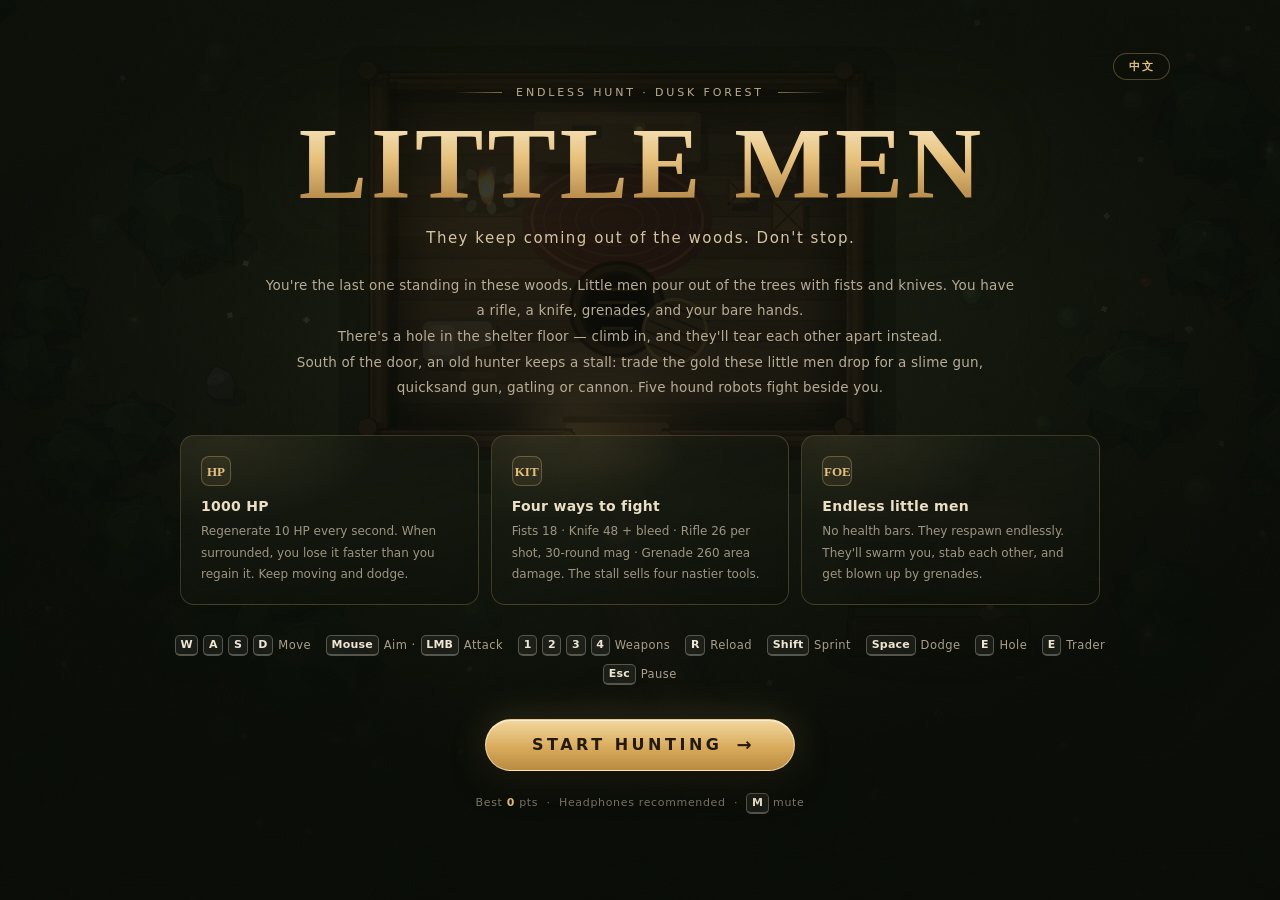
<file: source/index.html>
<!DOCTYPE html>
<html lang="zh-CN">
<head>
<meta charset="utf-8">
<meta name="viewport" content="width=device-width, initial-scale=1, maximum-scale=1, user-scalable=no, viewport-fit=cover">
<meta name="theme-color" content="#0c0f09">
<meta name="description" content="无尽围猎小游戏：在暮色山林里用拳头、猎刀、步枪和手榴弹打退不断重生的小人，躲进庇护所地洞避开攻击。">
<link rel="icon" href="data:image/svg+xml,%3Csvg xmlns='http://www.w3.org/2000/svg' viewBox='0 0 64 64'%3E%3Crect width='64' height='64' rx='14' fill='%230d100b'/%3E%3Ctext x='32' y='46' font-size='40' text-anchor='middle' fill='%23e7c27d' font-family='serif'%3E打%3C/text%3E%3C/svg%3E">
<title>打小人 · 暮色山林</title>
<link rel="stylesheet" href="style.css">
</head>
<body>
<div id="game">
  <canvas id="cv"></canvas>

  <!-- ================= HUD ================= -->
  <div id="hud" class="hidden">
    <div id="hud-left" class="panel">
      <div class="hp-row">
        <span class="hp-mark" data-i18n="hud.hp">命</span>
        <div class="hp-bar"><div id="hp-fill"></div><div class="hp-bar-gloss"></div></div>
        <div class="hp-num"><b id="hp-now">1000</b><i>/1000</i></div>
      </div>
      <div class="stam-row">
        <div class="stam-bar"><div id="stam-fill"></div></div>
        <span class="regen" data-i18n="hud.regen">+10 / 秒</span>
      </div>
    </div>

    <div id="hud-right" class="panel">
      <div class="stat"><span data-i18n="hud.kills">击杀</span><b id="kills">0</b></div>
      <div class="stat"><span data-i18n="hud.score">得分</span><b id="score">0</b></div>
      <div class="stat"><span data-i18n="hud.time">存活</span><b id="clock">00:00</b></div>
      <div class="stat best"><span data-i18n="hud.best">最佳</span><b id="best">0</b></div>
      <div class="stat gold"><span data-i18n="hud.gold">金币</span><b id="gold">0</b></div>
    </div>

    <div id="compass" class="fade">
      <div id="compass-arrow">➤</div>
      <div class="compass-txt"><span data-i18n="hud.shelter">庇护所</span> · <b id="compass-dist">0</b> m</div>
    </div>

    <div id="combo" class="hidden"><b id="combo-x">×2</b><span data-i18n="hud.combo">连杀</span></div>
    <div id="toast"></div>

    <div id="weapon-bar">
      <div class="wcard" data-w="fist">
        <span class="wkey">1</span>
        <span class="wicon" data-i18n="hud.icon.fist">拳</span>
        <span class="wname" data-i18n="hud.weapon.fist">拳头</span>
        <span class="wammo" id="ammo-fist">—</span>
      </div>
      <div class="wcard" data-w="knife">
        <span class="wkey">2</span>
        <span class="wicon" data-i18n="hud.icon.knife">刀</span>
        <span class="wname" data-i18n="hud.weapon.knife">猎刀</span>
        <span class="wammo" id="ammo-knife">流血</span>
      </div>
      <div class="wcard active" data-w="gun">
        <span class="wkey">3</span>
        <span class="wicon" data-i18n="hud.icon.gun">枪</span>
        <span class="wname" data-i18n="hud.weapon.gun">步枪</span>
        <span class="wammo" id="ammo-gun"><b>30</b>/∞</span>
        <span class="reload-line" id="reload-line"></span>
      </div>
      <div class="wcard" data-w="nade">
        <span class="wkey">4</span>
        <span class="wicon" data-i18n="hud.icon.nade">雷</span>
        <span class="wname" data-i18n="hud.weapon.nade">手榴弹</span>
        <span class="wammo" id="ammo-nade">×3</span>
      </div>
      <div class="wcard locked" data-w="slime">
        <span class="wkey">5</span>
        <span class="wicon" data-i18n="hud.icon.slime">粘</span>
        <span class="wname" data-i18n="hud.short.slime">粘液枪</span>
        <span class="wammo" id="ammo-slime">24</span>
        <span class="reload-line" id="reload-line-slime"></span>
      </div>
      <div class="wcard locked" data-w="quicksand">
        <span class="wkey">6</span>
        <span class="wicon" data-i18n="hud.icon.quicksand">沙</span>
        <span class="wname" data-i18n="hud.short.quicksand">流沙枪</span>
        <span class="wammo" id="ammo-quicksand">12</span>
        <span class="reload-line" id="reload-line-quicksand"></span>
      </div>
      <div class="wcard locked" data-w="gatling">
        <span class="wkey">7</span>
        <span class="wicon" data-i18n="hud.icon.gatling">加</span>
        <span class="wname" data-i18n="hud.short.gatling">加特林</span>
        <span class="wammo" id="ammo-gatling">220</span>
        <span class="reload-line" id="reload-line-gatling"></span>
      </div>
      <div class="wcard locked" data-w="cannon">
        <span class="wkey">8</span>
        <span class="wicon" data-i18n="hud.icon.cannon">炮</span>
        <span class="wname" data-i18n="hud.short.cannon">大炮</span>
        <span class="wammo" id="ammo-cannon">6</span>
        <span class="reload-line" id="reload-line-cannon"></span>
      </div>
    </div>

    <div id="map-box">
      <canvas id="mini" width="320" height="320"></canvas>
      <div class="map-label" data-i18n="hud.map">暮色山林</div>
    </div>

    <div id="hint" class="hidden"><kbd>E</kbd><span data-i18n="hud.hint">进入地洞</span></div>

    <div id="hidden-note" class="hidden">
      <div class="hn-icon" data-i18n="hud.holeIcon">洞</div>
      <div class="hn-text">
        <b data-i18n="hud.hiddenTitle">你躲在地洞里</b>
        <span data-i18n="hud.hiddenText">上面的小人找不到你，正在互相撕打。</span>
      </div>
      <div class="hn-key desktop-only"><kbd>E</kbd> <span data-i18n="hud.hiddenKey">爬出来</span></div>
      <div class="hn-key touch-only"><span data-i18n="hud.hiddenTouch">点「洞」爬出</span></div>
    </div>

    <div id="touch-ui">
      <button id="tb-pause" class="tbtn tiny">Ⅱ</button>
      <button id="tb-switch" class="tbtn" data-i18n="hud.touch.swap">换</button>
      <button id="tb-nade" class="tbtn" data-i18n="hud.touch.nade">雷</button>
      <button id="tb-reload" class="tbtn" data-i18n="hud.touch.reload">弹</button>
      <button id="tb-hole" class="tbtn hidden" data-i18n="hud.touch.hole">洞</button>
      <button id="tb-shop" class="tbtn hidden" data-i18n="hud.touch.shop">店</button>
    </div>
  </div>

  <!-- ================= 开始界面 ================= -->
  <div id="screen-start" class="screen">
    <div class="screen-inner start-inner">
      <div class="lang-row"><button class="lang-btn" type="button" data-lang-toggle>EN</button></div>
      <div class="eyebrow"><span></span><b data-i18n="menu.eyebrow">无尽围猎 · 暮色山林</b><span></span></div>
      <h1 class="title" data-i18n="menu.title">打小人</h1>
      <p class="tagline" data-i18n="menu.tagline">山里的东西越聚越多。别停手。</p>
      <p class="brief" data-i18n="menu.brief">你是这片林子里唯一还站着的人。小人从树影里涌出来，用拳头、用刀。你有步枪、猎刀、手榴弹，和一双拳头。<br>山腰的庇护所里有一个地洞——钻进去，它们就碰不到你，只会在上面互相撕咬。</p>

      <div class="info-grid">
        <div class="info-card">
          <div class="ic-key" data-i18n="menu.card1.key">命</div>
          <h3 data-i18n="menu.card1.title">1000 点生命</h3>
          <p data-i18n="menu.card1.text">每秒回复 10 点。被围住时会掉得比回复快，靠走位和翻滚活下来。</p>
        </div>
        <div class="info-card">
          <div class="ic-key" data-i18n="menu.card2.key">械</div>
          <h3 data-i18n="menu.card2.title">四种打法</h3>
          <p data-i18n="menu.card2.text">拳 18 · 猎刀 48 并造成流血 · 步枪 26 一发共 30 发 · 手榴弹 260 范围伤害。</p>
        </div>
        <div class="info-card">
          <div class="ic-key" data-i18n="menu.card3.key">敌</div>
          <h3 data-i18n="menu.card3.title">杀不完的小人</h3>
          <p data-i18n="menu.card3.text">没有血条，打死会不断重生。它们会围攻你，也会互相捅刀、被自己的手榴弹炸飞。</p>
        </div>
      </div>

      <div class="keys desktop-only">
        <span data-i18n="key.move"><kbd>W</kbd><kbd>A</kbd><kbd>S</kbd><kbd>D</kbd> 移动</span>
        <span data-i18n="key.aim"><kbd>鼠标</kbd> 瞄准 · <kbd>左键</kbd> 攻击</span>
        <span data-i18n="key.weapons"><kbd>1</kbd><kbd>2</kbd><kbd>3</kbd><kbd>4</kbd> 换武器</span>
        <span data-i18n="key.reload"><kbd>R</kbd> 装弹</span>
        <span data-i18n="key.sprint"><kbd>Shift</kbd> 冲刺</span>
        <span data-i18n="key.dodge"><kbd>空格</kbd> 翻滚</span>
        <span data-i18n="key.hole"><kbd>E</kbd> 地洞</span>
        <span data-i18n="key.shop"><kbd>E</kbd> 货摊</span>
        <span data-i18n="key.pause"><kbd>Esc</kbd> 暂停</span>
      </div>
      <div class="keys touch-only">
        <span data-i18n="menu.touch.move">左半屏拖动 · 移动</span>
        <span data-i18n="menu.touch.aim">右半屏拖动 · 瞄准并开火</span>
        <span data-i18n="menu.touch.buttons">右下按钮 · 换武器 / 手雷 / 装弹 / 地洞</span>
      </div>

      <button id="btn-start" class="big-btn" data-i18n="menu.start">开始狩猎<span class="arrow">→</span></button>
      <div class="start-foot">
        <span data-i18n="menu.best">最佳记录</span> <b id="best-menu">0</b> <span data-i18n="menu.pts">分</span>
        &nbsp;·&nbsp; <span data-i18n="menu.headphones">建议戴耳机</span>
        &nbsp;·&nbsp; <span data-i18n="menu.mute"><kbd>M</kbd> 静音</span>
      </div>
    </div>
  </div>

  <!-- ================= 暂停界面 ================= -->
  <div id="screen-pause" class="screen hidden">
    <div class="screen-inner pause-inner">
      <div class="lang-row"><button class="lang-btn" type="button" data-lang-toggle>EN</button></div>
      <div class="eyebrow"><span></span><b data-i18n="pause.eyebrow">暂歇</b><span></span></div>
      <h2 class="sub-title" data-i18n="pause.title">山风停了</h2>
      <p class="tagline" data-i18n="pause.tagline">它们还在外面。</p>
      <div class="pause-stats">
        <div><span data-i18n="hud.kills">击杀</span><b id="pause-kills">0</b></div>
        <div><span data-i18n="hud.score">得分</span><b id="pause-score">0</b></div>
        <div><span data-i18n="hud.time">存活</span><b id="pause-time">00:00</b></div>
      </div>
      <div class="keys centered desktop-only">
        <span data-i18n="key.move"><kbd>W</kbd><kbd>A</kbd><kbd>S</kbd><kbd>D</kbd> 移动</span>
        <span data-i18n="key.aim"><kbd>鼠标</kbd> 瞄准 · <kbd>左键</kbd> 攻击</span>
        <span data-i18n="key.weapons"><kbd>1</kbd><kbd>2</kbd><kbd>3</kbd><kbd>4</kbd> 换武器</span>
        <span data-i18n="key.reload"><kbd>R</kbd> 装弹</span>
        <span data-i18n="key.sprint"><kbd>Shift</kbd> 冲刺</span>
        <span data-i18n="key.dodge"><kbd>空格</kbd> 翻滚</span>
        <span data-i18n="key.hole"><kbd>E</kbd> 地洞</span>
      </div>
      <div class="keys centered touch-only">
        <span data-i18n="menu.touch.move">左半屏拖动 · 移动</span>
        <span data-i18n="menu.touch.aim">右半屏拖动 · 瞄准并开火</span>
      </div>
      <div class="btn-row">
        <button id="btn-resume" class="big-btn" data-i18n="pause.resume">继续<span class="arrow">→</span></button>
        <button id="btn-quit" class="ghost-btn" data-i18n="pause.menu">回到山顶</button>
      </div>
    </div>
  </div>

  <!-- ================= 死亡界面 ================= -->
  <div id="screen-dead" class="screen hidden">
    <div class="screen-inner dead-inner">
      <div class="lang-row"><button class="lang-btn" type="button" data-lang-toggle>EN</button></div>
      <div class="eyebrow red"><span></span><b data-i18n="death.eyebrow">你倒下了</b><span></span></div>
      <h2 class="sub-title" data-i18n="death.title">山里的东西围了上来</h2>
      <div class="death-stats">
        <div><span data-i18n="death.kills">击杀小人</span><b id="dead-kills">0</b></div>
        <div><span data-i18n="death.time">存活时间</span><b id="dead-time">00:00</b></div>
        <div><span data-i18n="death.score">最终得分</span><b id="dead-score">0</b></div>
        <div><span data-i18n="death.infight">它们自相残杀</span><b id="dead-infight">0</b></div>
      </div>
      <div class="death-note" id="dead-note">下一次，记得早点回地洞。</div>
      <div class="btn-row">
        <button id="btn-retry" class="big-btn" data-i18n="death.again">再来一局<span class="arrow">→</span></button>
        <button id="btn-menu" class="ghost-btn" data-i18n="death.menu">回到山顶</button>
      </div>
    </div>
  </div>

  <!-- ================= 商店 ================= -->
  <div id="screen-shop" class="screen hidden">
    <div class="screen-inner shop-inner">
      <div class="lang-row"><button class="lang-btn" type="button" data-lang-toggle>EN</button></div>
      <div class="eyebrow"><span></span><b data-i18n="shop.eyebrow">山货铺</b><span></span></div>
      <h2 class="sub-title" data-i18n="shop.title">老猎人的摊子</h2>
      <p class="tagline" data-i18n="shop.tagline">小人身上的金币，在这里换成真家伙。</p>
      <div class="shop-wallet">
        <span data-i18n="shop.wallet">你身上的金币</span>
        <b id="shop-gold">0</b>
      </div>
      <div id="shop-msg" class="shop-msg"></div>
      <div class="shop-grid">
        <button class="shop-item" type="button" data-buy="slime">
          <span class="si-icon slime" data-i18n="hud.icon.slime">粘</span>
          <span class="si-body">
            <b class="si-name" data-i18n="hud.weapon.slime">粘液枪</b>
            <em class="si-desc" data-i18n="shop.slime.desc">打中就把小人粘在原地，动不了也打不着你。</em>
          </span>
          <span class="si-side">
            <b class="si-price">90</b>
            <i class="si-unit" data-i18n="shop.unit">金币</i>
            <span class="si-tag" data-i18n="shop.owned">已拥有</span>
          </span>
        </button>
        <button class="shop-item" type="button" data-buy="quicksand">
          <span class="si-icon quicksand" data-i18n="hud.icon.quicksand">沙</span>
          <span class="si-body">
            <b class="si-name" data-i18n="hud.weapon.quicksand">流沙枪</b>
            <em class="si-desc" data-i18n="shop.quicksand.desc">沙子陷进去就往下沉，整个人被埋掉。</em>
          </span>
          <span class="si-side">
            <b class="si-price">170</b>
            <i class="si-unit" data-i18n="shop.unit">金币</i>
            <span class="si-tag" data-i18n="shop.owned">已拥有</span>
          </span>
        </button>
        <button class="shop-item" type="button" data-buy="gatling">
          <span class="si-icon gatling" data-i18n="hud.icon.gatling">加</span>
          <span class="si-body">
            <b class="si-name" data-i18n="hud.weapon.gatling">加特林</b>
            <em class="si-desc" data-i18n="shop.gatling.desc">摇起来越打越快，一梭子 220 发，弹幕压过去。</em>
          </span>
          <span class="si-side">
            <b class="si-price">320</b>
            <i class="si-unit" data-i18n="shop.unit">金币</i>
            <span class="si-tag" data-i18n="shop.owned">已拥有</span>
          </span>
        </button>
        <button class="shop-item" type="button" data-buy="cannon">
          <span class="si-icon cannon" data-i18n="hud.icon.cannon">炮</span>
          <span class="si-body">
            <b class="si-name" data-i18n="hud.weapon.cannon">大炮</b>
            <em class="si-desc" data-i18n="shop.cannon.desc">一发炸开一片，范围 150。自己别站太近。</em>
          </span>
          <span class="si-side">
            <b class="si-price">460</b>
            <i class="si-unit" data-i18n="shop.unit">金币</i>
            <span class="si-tag" data-i18n="shop.owned">已拥有</span>
          </span>
        </button>
      </div>
      <div class="shop-note" data-i18n="shop.note">买下会直接装备在身上，按 5 – 8 或滚轮切换。金币来自打死的小人。</div>
      <div class="btn-row">
        <button id="btn-shop-close" class="big-btn" data-i18n="shop.close">离开摊子<span class="arrow">→</span></button>
      </div>
    </div>
  </div>

  <div id="err"></div>
</div>
<script src="game.js"></script>
</body>
</html>
</file>
<file: source/style.css>
:root {
  --ink: #efe6d3;
  --muted: #a89f8a;
  --gold: #e7c27d;
  --gold-deep: #b78d45;
  --red: #e0573f;
  --green: #9dbf76;
  --panel: rgba(13, 17, 10, .62);
  --panel-solid: rgba(15, 19, 12, .94);
  --line: rgba(231, 194, 125, .22);
  --line-soft: rgba(231, 194, 125, .11);
  --font: "PingFang SC", "Hiragino Sans GB", "Microsoft YaHei", system-ui, -apple-system, sans-serif;
  --serif: "Songti SC", "STSong", "Noto Serif SC", "SimSun", serif;
}

* { box-sizing: border-box; }

html, body {
  margin: 0;
  padding: 0;
  width: 100%;
  height: 100%;
  overflow: hidden;
  background: #0b0e08;
  color: var(--ink);
  font-family: var(--font);
  -webkit-font-smoothing: antialiased;
  user-select: none;
  -webkit-user-select: none;
  touch-action: none;
}

#game { position: fixed; inset: 0; }

#cv {
  position: absolute;
  inset: 0;
  display: block;
  width: 100%;
  height: 100%;
  cursor: none;
  background: #20281a;
}

.hidden { display: none !important; }

kbd {
  display: inline-block;
  min-width: 1.55em;
  padding: .1em .42em;
  border: 1px solid rgba(239, 230, 211, .28);
  border-bottom-width: 2px;
  border-radius: 5px;
  background: rgba(255, 255, 255, .06);
  color: #efe6d3;
  font: 600 11px/1.45 var(--font);
  text-align: center;
  letter-spacing: .02em;
}

/* ============================== HUD ============================== */
#hud {
  position: fixed;
  inset: 0;
  z-index: 10;
  pointer-events: none;
  font-variant-numeric: tabular-nums;
}

.panel {
  position: absolute;
  background: linear-gradient(160deg, rgba(23, 28, 18, .82), rgba(10, 13, 8, .66));
  border: 1px solid var(--line);
  border-radius: 14px;
  box-shadow: 0 10px 34px rgba(0, 0, 0, .38), inset 0 1px 0 rgba(255, 255, 255, .05);
  backdrop-filter: blur(9px);
  -webkit-backdrop-filter: blur(9px);
}

#hud-left {
  left: 22px;
  top: 20px;
  width: min(390px, 38vw);
  padding: 14px 16px 12px;
}

.hp-row { display: flex; align-items: center; gap: 10px; }

.hp-mark {
  flex: none;
  width: 26px;
  height: 26px;
  display: grid;
  place-items: center;
  border-radius: 8px;
  font: 700 13px/1 var(--serif);
  color: #f4c9b6;
  background: rgba(224, 87, 63, .16);
  border: 1px solid rgba(224, 87, 63, .35);
}

.hp-bar {
  position: relative;
  flex: 1;
  height: 17px;
  border-radius: 4px;
  overflow: hidden;
  background: rgba(0, 0, 0, .5);
  box-shadow: inset 0 2px 5px rgba(0, 0, 0, .6), 0 0 0 1px rgba(255, 255, 255, .05);
}

#hp-fill {
  position: absolute;
  inset: 0;
  width: 100%;
  transform-origin: left center;
  background: linear-gradient(90deg, #b5382b 0%, #dd5a3b 45%, #ee8a54 100%);
  box-shadow: 0 0 14px rgba(232, 92, 60, .45);
  transition: width .12s linear, filter .3s;
}

#hp-fill.low { animation: lowhp 1s ease-in-out infinite; }

@keyframes lowhp {
  0%, 100% { filter: brightness(1); }
  50% { filter: brightness(1.55); }
}

.hp-bar-gloss {
  position: absolute;
  inset: 0;
  background: linear-gradient(180deg, rgba(255, 255, 255, .22), transparent 48%, rgba(0, 0, 0, .2));
  pointer-events: none;
}

.hp-num { flex: none; min-width: 92px; text-align: right; letter-spacing: .02em; }
.hp-num b { font-size: 21px; font-weight: 800; color: #f7ecdb; }
.hp-num i { font-style: normal; font-size: 12px; color: var(--muted); margin-left: 1px; }

.stam-row { display: flex; align-items: center; gap: 10px; margin-top: 9px; padding-left: 36px; }

.stam-bar {
  flex: 1;
  height: 4px;
  border-radius: 3px;
  background: rgba(0, 0, 0, .45);
  overflow: hidden;
}
#stam-fill {
  height: 100%;
  width: 100%;
  background: linear-gradient(90deg, #9b7a3c, #e0bd6b);
  border-radius: 3px;
}

.regen { font-size: 10.5px; color: var(--green); letter-spacing: .04em; opacity: .85; }

#hud-right {
  right: 22px;
  top: 20px;
  display: grid;
  grid-template-columns: repeat(2, minmax(74px, auto));
  gap: 4px 18px;
  padding: 12px 16px;
  text-align: right;
}

.stat { display: flex; align-items: baseline; justify-content: flex-end; gap: 8px; }
.stat span { font-size: 10.5px; color: var(--muted); letter-spacing: .12em; }
.stat b { font-size: 16px; font-weight: 700; color: #f2e6ce; }
.stat.best b { color: var(--gold); font-size: 14px; }
.stat.gold b { color: #f0c97c; text-shadow: 0 0 14px rgba(240, 201, 124, .35); }

#compass {
  position: absolute;
  top: 18px;
  left: 50%;
  transform: translateX(-50%);
  display: flex;
  align-items: center;
  gap: 9px;
  padding: 7px 14px 7px 10px;
  border-radius: 999px;
  background: rgba(12, 16, 9, .55);
  border: 1px solid var(--line-soft);
  color: #d8ccb4;
  font-size: 11px;
  letter-spacing: .1em;
  backdrop-filter: blur(6px);
  transition: opacity .5s;
}
#compass.fade { opacity: 0; }
#compass-arrow {
  display: inline-block;
  color: var(--gold);
  font-size: 15px;
  line-height: 1;
  transform-origin: 50% 50%;
  filter: drop-shadow(0 0 6px rgba(231, 194, 125, .55));
}
#compass b { color: #f2e6ce; font-weight: 600; }

#combo {
  position: absolute;
  top: 16%;
  left: 50%;
  transform: translateX(-50%);
  display: flex;
  align-items: baseline;
  gap: 7px;
  text-shadow: 0 3px 18px rgba(0, 0, 0, .8);
  animation: comboIn .18s ease-out;
}
#combo b {
  font: 900 40px/1 var(--serif);
  color: #f6d491;
  letter-spacing: .01em;
  text-shadow: 0 0 26px rgba(231, 194, 125, .55), 0 2px 0 rgba(0, 0, 0, .35);
}
#combo span { font-size: 11px; letter-spacing: .3em; color: #e7d8b9; }
@keyframes comboIn { from { transform: translate(-50%, 8px) scale(.85); opacity: 0; } }

#toast {
  position: absolute;
  left: 50%;
  top: 25%;
  transform: translate(-50%, 6px);
  max-width: min(560px, 82vw);
  padding: 9px 20px;
  border-radius: 999px;
  background: rgba(12, 16, 9, .76);
  border: 1px solid var(--line);
  color: #efe1c6;
  font-size: 12.5px;
  letter-spacing: .08em;
  text-align: center;
  opacity: 0;
  transition: opacity .25s, transform .25s;
  backdrop-filter: blur(8px);
  white-space: nowrap;
  overflow: hidden;
  text-overflow: ellipsis;
}
#toast.show { opacity: 1; transform: translate(-50%, 0); }

#weapon-bar {
  position: absolute;
  left: 50%;
  bottom: 20px;
  transform: translateX(-50%);
  display: flex;
  gap: 9px;
  padding: 8px;
  border-radius: 16px;
  background: linear-gradient(160deg, rgba(23, 28, 18, .78), rgba(10, 13, 8, .64));
  border: 1px solid var(--line);
  box-shadow: 0 12px 40px rgba(0, 0, 0, .42);
  backdrop-filter: blur(10px);
}

.wcard {
  position: relative;
  width: 88px;
  padding: 9px 8px 8px;
  border-radius: 11px;
  border: 1px solid transparent;
  background: rgba(255, 255, 255, .025);
  display: grid;
  grid-template-columns: 30px 1fr;
  grid-template-rows: auto auto;
  gap: 1px 7px;
  transition: background .15s, border-color .15s, transform .15s;
  overflow: hidden;
}

.wcard.active {
  border-color: rgba(231, 194, 125, .62);
  background: linear-gradient(150deg, rgba(231, 194, 125, .16), rgba(231, 194, 125, .04));
  box-shadow: 0 0 0 1px rgba(231, 194, 125, .1), 0 6px 20px rgba(0, 0, 0, .3), inset 0 0 24px rgba(231, 194, 125, .06);
  transform: translateY(-2px);
}

.wcard.empty { opacity: .45; }
.wcard.locked { display: none; }

.wkey {
  position: absolute;
  top: 5px;
  right: 6px;
  font-size: 9px;
  color: var(--muted);
  opacity: .85;
}

.wicon {
  grid-row: span 2;
  align-self: center;
  width: 30px;
  height: 30px;
  display: grid;
  place-items: center;
  border-radius: 8px;
  font: 700 15px/1 var(--serif);
  color: #cfc0a3;
  background: rgba(0, 0, 0, .28);
  border: 1px solid rgba(255, 255, 255, .07);
}
.wcard.active .wicon {
  color: #f4d9a2;
  border-color: rgba(231, 194, 125, .4);
  background: rgba(231, 194, 125, .1);
  box-shadow: 0 0 18px rgba(231, 194, 125, .15);
}

.wname { font-size: 11.5px; color: #d9cdb5; letter-spacing: .05em; align-self: end; }
.wammo { font-size: 10px; color: #8d8574; letter-spacing: .03em; align-self: start; }
.wammo b { color: #e9dcc2; font-size: 11px; font-weight: 600; }
.wcard.active .wammo { color: var(--gold); }

.reload-line {
  position: absolute;
  left: 0;
  bottom: 0;
  height: 2px;
  width: 0%;
  background: linear-gradient(90deg, #d8ad63, #f4dda9);
  box-shadow: 0 0 8px rgba(231, 194, 125, .6);
}

#map-box {
  position: absolute;
  right: 22px;
  bottom: 22px;
  width: 176px;
  padding: 7px;
  border-radius: 15px;
  background: linear-gradient(160deg, rgba(23, 28, 18, .8), rgba(10, 13, 8, .68));
  border: 1px solid var(--line);
  box-shadow: 0 12px 36px rgba(0, 0, 0, .4);
  backdrop-filter: blur(9px);
}
#mini { display: block; width: 100%; height: auto; border-radius: 10px; }
.map-label {
  margin-top: 5px;
  text-align: center;
  font-size: 9px;
  letter-spacing: .28em;
  color: #8f8674;
}

#hint {
  position: absolute;
  left: 50%;
  bottom: 118px;
  transform: translateX(-50%);
  display: flex;
  align-items: center;
  gap: 8px;
  padding: 8px 15px;
  border-radius: 999px;
  background: rgba(12, 16, 9, .72);
  border: 1px solid rgba(231, 194, 125, .35);
  color: #f0e0c0;
  font-size: 12px;
  letter-spacing: .08em;
  box-shadow: 0 0 24px rgba(231, 194, 125, .12);
  animation: hintPulse 2.2s ease-in-out infinite;
}
@keyframes hintPulse {
  0%, 100% { box-shadow: 0 0 18px rgba(231, 194, 125, .08); }
  50% { box-shadow: 0 0 30px rgba(231, 194, 125, .22); }
}

#hidden-note {
  position: absolute;
  left: 50%;
  top: 88px;
  transform: translateX(-50%);
  display: flex;
  align-items: center;
  gap: 13px;
  padding: 11px 18px 11px 12px;
  border-radius: 14px;
  background: rgba(10, 13, 8, .86);
  border: 1px solid rgba(231, 194, 125, .3);
  box-shadow: 0 18px 50px rgba(0, 0, 0, .5);
  backdrop-filter: blur(10px);
  animation: fadeUp .3s ease-out;
}
@keyframes fadeUp { from { opacity: 0; transform: translate(-50%, -6px); } }
.hn-icon {
  width: 38px;
  height: 38px;
  display: grid;
  place-items: center;
  border-radius: 10px;
  font: 700 16px/1 var(--serif);
  color: #e8cf9f;
  background: rgba(231, 194, 125, .1);
  border: 1px solid rgba(231, 194, 125, .25);
}
.hn-text { display: flex; flex-direction: column; gap: 3px; }
.hn-text b { font-size: 12.5px; font-weight: 600; letter-spacing: .08em; color: #f3e5c9; }
.hn-text span { font-size: 10.5px; color: #a89f8a; letter-spacing: .04em; }
.hn-key { margin-left: 10px; font-size: 11px; color: #c6b99f; white-space: nowrap; }

#touch-ui { position: absolute; inset: 0; display: none; }
body.touch #touch-ui { display: block; }

.tbtn {
  position: absolute;
  pointer-events: auto;
  width: 56px;
  height: 56px;
  border-radius: 50%;
  border: 1px solid rgba(231, 194, 125, .38);
  background: rgba(12, 16, 9, .66);
  color: #eedfbe;
  font: 600 15px/1 var(--font);
  backdrop-filter: blur(6px);
  -webkit-tap-highlight-color: transparent;
}
.tbtn:active { background: rgba(231, 194, 125, .22); }
#tb-switch { right: 92px; bottom: 130px; }
#tb-pause.tiny { width: 42px; height: 42px; font-size: 13px; left: 16px; top: 104px; }
#tb-nade { right: 22px; bottom: 130px; }
#tb-reload { right: 92px; bottom: 200px; }
#tb-hole { right: 22px; bottom: 200px; border-color: rgba(157, 191, 118, .55); color: #cfe2b2; }
#tb-shop { right: 22px; bottom: 200px; border-color: rgba(240, 201, 124, .6); color: #f0c97c; }

/* ============================== 全屏界面 ============================== */
.screen {
  position: fixed;
  inset: 0;
  z-index: 40;
  display: flex;
  justify-content: center;
  align-items: flex-start;
  overflow-y: auto;
  padding: clamp(22px, 5vh, 64px) 20px;
  background:
    radial-gradient(ellipse 70% 55% at 50% 38%, rgba(9, 12, 7, .34), rgba(9, 12, 7, .86) 78%),
    linear-gradient(180deg, rgba(9, 12, 7, .55), rgba(9, 12, 7, .88));
  animation: screenIn .4s ease-out;
}
@keyframes screenIn { from { opacity: 0; } }

#screen-start {
  background:
    radial-gradient(ellipse 65% 55% at 50% 42%, rgba(9, 12, 7, .18), rgba(9, 12, 7, .82) 80%),
    linear-gradient(180deg, rgba(9, 12, 7, .5), rgba(9, 12, 7, .9));
}

.screen-inner { position: relative; width: min(1060px, 94vw); margin: auto; text-align: center; padding: 8px 0 42px; }

.eyebrow {
  display: flex;
  align-items: center;
  justify-content: center;
  gap: 14px;
  font-size: 11px;
  letter-spacing: .42em;
  color: #bcae92;
  text-transform: uppercase;
  margin-bottom: 16px;
}
.eyebrow span { display: block; width: 48px; height: 1px; background: linear-gradient(90deg, transparent, rgba(231, 194, 125, .55)); }
.eyebrow span:last-child { background: linear-gradient(90deg, rgba(231, 194, 125, .55), transparent); }
.eyebrow.red { color: #d99a86; }
.eyebrow.red span { background: linear-gradient(90deg, transparent, rgba(224, 87, 63, .55)); }
.eyebrow.red span:last-child { background: linear-gradient(90deg, rgba(224, 87, 63, .55), transparent); }

.title {
  margin: 0;
  font-family: var(--serif);
  font-size: clamp(74px, 11vw, 142px);
  font-weight: 900;
  line-height: .96;
  letter-spacing: .1em;
  text-indent: .1em;
  background: linear-gradient(180deg, #f8e9c7 0%, #e7c27d 44%, #a8793a 100%);
  -webkit-background-clip: text;
  background-clip: text;
  color: transparent;
  filter: drop-shadow(0 6px 26px rgba(0, 0, 0, .6)) drop-shadow(0 0 46px rgba(231, 194, 125, .12));
}

.tagline {
  margin: 16px 0 0;
  font-size: clamp(13px, 1.4vw, 16px);
  letter-spacing: .34em;
  color: #d9c9a8;
  text-indent: .34em;
}

.brief {
  max-width: 760px;
  margin: 26px auto 0;
  font-size: 13.5px;
  line-height: 2.05;
  letter-spacing: .045em;
  color: #b7ac96;
}

.info-grid {
  display: grid;
  grid-template-columns: repeat(3, 1fr);
  gap: 12px;
  margin: 34px auto 0;
  max-width: 920px;
}

.info-card {
  position: relative;
  text-align: left;
  padding: 20px 20px 18px;
  border-radius: 14px;
  border: 1px solid var(--line);
  background: linear-gradient(160deg, rgba(28, 33, 22, .62), rgba(12, 15, 9, .42));
  backdrop-filter: blur(8px);
  overflow: hidden;
}
.info-card::after {
  content: "";
  position: absolute;
  inset: 0;
  background: radial-gradient(220px 120px at 15% 0%, rgba(231, 194, 125, .09), transparent 70%);
  pointer-events: none;
}
.ic-key {
  width: 30px;
  height: 30px;
  display: grid;
  place-items: center;
  margin-bottom: 12px;
  border-radius: 8px;
  border: 1px solid rgba(231, 194, 125, .3);
  color: var(--gold);
  font: 700 13px/1 var(--serif);
  background: rgba(231, 194, 125, .07);
}
.info-card h3 { margin: 0 0 7px; font-size: 14px; font-weight: 600; letter-spacing: .06em; color: #ebdfc6; }
.info-card p { margin: 0; font-size: 12px; line-height: 1.9; color: #9e9581; }

.keys {
  display: flex;
  flex-wrap: wrap;
  justify-content: center;
  gap: 10px 20px;
  max-width: 880px;
  margin: 30px auto 0;
  font-size: 11.5px;
  color: #a99f8b;
  letter-spacing: .04em;
}
.keys span { display: inline-flex; align-items: center; gap: 5px; }
.keys.centered { margin-top: 26px; }

.big-btn {
  pointer-events: auto;
  position: relative;
  display: inline-flex;
  align-items: center;
  justify-content: center;
  gap: 14px;
  margin-top: 34px;
  padding: 16px 42px;
  border: 1px solid rgba(255, 239, 197, .6);
  border-radius: 999px;
  background: linear-gradient(180deg, #f2d79e, #d8ab5c 55%, #b98a40);
  color: #241a0b;
  font: 700 16px/1 var(--font);
  letter-spacing: .22em;
  text-indent: .22em;
  cursor: pointer;
  box-shadow: 0 12px 34px rgba(0, 0, 0, .45), 0 0 40px rgba(231, 194, 125, .2), inset 0 1px 0 rgba(255, 255, 255, .55);
  transition: transform .16s ease, box-shadow .16s ease, filter .16s;
}
.big-btn:hover { transform: translateY(-2px); filter: brightness(1.05); box-shadow: 0 18px 44px rgba(0, 0, 0, .5), 0 0 56px rgba(231, 194, 125, .3), inset 0 1px 0 rgba(255, 255, 255, .6); }
.big-btn:active { transform: translateY(0); }
.big-btn .arrow { font-size: 18px; letter-spacing: 0; text-indent: 0; transition: transform .16s; }
.big-btn:hover .arrow { transform: translateX(4px); }

.ghost-btn {
  pointer-events: auto;
  margin-top: 34px;
  padding: 15px 30px;
  border-radius: 999px;
  border: 1px solid var(--line);
  background: rgba(255, 255, 255, .03);
  color: #cfc2a7;
  font: 500 13.5px/1 var(--font);
  letter-spacing: .2em;
  text-indent: .2em;
  cursor: pointer;
  transition: background .16s, border-color .16s, color .16s;
}
.ghost-btn:hover { background: rgba(231, 194, 125, .09); border-color: rgba(231, 194, 125, .4); color: #f0e2c4; }

.start-foot { margin-top: 22px; font-size: 11px; color: #7e7666; letter-spacing: .1em; }
.start-foot b { color: var(--gold); font-weight: 600; }

.btn-row { display: flex; justify-content: center; align-items: center; gap: 18px; flex-wrap: wrap; }
.btn-row .big-btn, .btn-row .ghost-btn { margin-top: 30px; }

.sub-title {
  margin: 0;
  font-family: var(--serif);
  font-size: clamp(38px, 5vw, 62px);
  font-weight: 900;
  letter-spacing: .14em;
  text-indent: .14em;
  color: #f0dfbe;
  text-shadow: 0 8px 40px rgba(0, 0, 0, .6);
}

.pause-stats, .death-stats {
  display: flex;
  justify-content: center;
  gap: 12px;
  flex-wrap: wrap;
  margin: 34px auto 0;
  max-width: 860px;
}
.pause-stats > div, .death-stats > div {
  min-width: 150px;
  padding: 16px 22px;
  border: 1px solid var(--line);
  border-radius: 13px;
  background: rgba(13, 17, 10, .55);
  backdrop-filter: blur(8px);
  display: flex;
  flex-direction: column;
  gap: 6px;
  align-items: center;
}
.pause-stats span, .death-stats span { font-size: 10.5px; letter-spacing: .18em; color: #928974; }
.pause-stats b, .death-stats b { font-size: 30px; font-weight: 800; color: #f2e6cf; font-variant-numeric: tabular-nums; }
.death-stats b { color: #e9c7a0; }

.death-note {
  margin: 26px auto 0;
  font-size: 12.5px;
  color: #9d9480;
  letter-spacing: .1em;
}

#screen-pause .screen-inner, #screen-dead .screen-inner { max-width: 900px; }

#screen-dead {
  background:
    radial-gradient(ellipse 70% 55% at 50% 45%, rgba(30, 8, 5, .44), rgba(7, 7, 5, .93) 78%),
    linear-gradient(180deg, rgba(10, 8, 6, .7), rgba(6, 6, 4, .96));
}
#screen-dead .eyebrow { color: #c98d7a; }
#screen-dead .sub-title { color: #e7c8b2; }

/* ============================== 商店 ============================== */
#screen-shop .screen-inner { max-width: 900px; }

.shop-wallet {
  display: inline-flex;
  align-items: baseline;
  gap: 10px;
  margin-top: 20px;
  padding: 7px 18px;
  border-radius: 999px;
  border: 1px solid rgba(231, 194, 125, .3);
  background: rgba(12, 16, 9, .6);
  font-size: 11px;
  letter-spacing: .16em;
  color: #a99f8b;
}
.shop-wallet b {
  font: 700 22px/1 var(--serif);
  color: #f0c97c;
  letter-spacing: .02em;
  text-shadow: 0 0 18px rgba(240, 201, 124, .35);
}

.shop-grid {
  display: grid;
  grid-template-columns: repeat(2, 1fr);
  gap: 12px;
  margin: 26px auto 0;
  max-width: 800px;
}

.shop-item {
  position: relative;
  display: flex;
  align-items: center;
  gap: 14px;
  padding: 15px 16px;
  text-align: left;
  border-radius: 14px;
  border: 1px solid var(--line);
  background: linear-gradient(160deg, rgba(30, 36, 23, .72), rgba(12, 15, 9, .55));
  color: inherit;
  font-family: inherit;
  cursor: pointer;
  transition: transform .15s, border-color .15s, background .15s;
  overflow: hidden;
}
.shop-item::after {
  content: "";
  position: absolute;
  inset: 0;
  background: radial-gradient(200px 100px at 10% 0%, rgba(231, 194, 125, .09), transparent 70%);
  pointer-events: none;
}
.shop-item:hover:not(.owned) {
  transform: translateY(-2px);
  border-color: rgba(231, 194, 125, .5);
  background: linear-gradient(160deg, rgba(38, 44, 28, .8), rgba(15, 18, 11, .6));
}
.shop-item:active:not(.owned) { transform: translateY(0); }
.shop-item.owned { opacity: .5; cursor: default; }
.shop-item.poor { border-color: rgba(190, 90, 62, .32); }
.shop-item.poor .si-price { color: #d98a72; }

.si-icon {
  flex: 0 0 48px;
  width: 48px;
  height: 48px;
  display: grid;
  place-items: center;
  border-radius: 12px;
  font: 700 21px/1 var(--serif);
  color: #cfc0a3;
  background: rgba(0, 0, 0, .3);
  border: 1px solid rgba(255, 255, 255, .08);
}
.si-icon.slime { color: #a9e08a; box-shadow: inset 0 0 22px rgba(120, 200, 110, .12); }
.si-icon.quicksand { color: #e3c48e; box-shadow: inset 0 0 22px rgba(220, 190, 130, .12); }
.si-icon.gatling { color: #c9c6b2; box-shadow: inset 0 0 22px rgba(190, 190, 170, .12); }
.si-icon.cannon { color: #e8a076; box-shadow: inset 0 0 22px rgba(220, 130, 80, .14); }

.si-body { flex: 1; display: flex; flex-direction: column; gap: 5px; min-width: 0; }
.si-name { font-size: 14px; color: #f0e3c8; letter-spacing: .06em; }
.si-desc { font-style: normal; font-size: 11.5px; line-height: 1.75; color: #9c9381; }

.si-side { display: flex; flex-direction: column; align-items: flex-end; gap: 2px; min-width: 62px; }
.si-price { font: 700 18px/1 var(--serif); color: #f0c97c; }
.si-unit { font-style: normal; font-size: 9.5px; color: #8d8574; letter-spacing: .1em; }
.si-tag { display: none; font-size: 10px; color: #a9c98d; letter-spacing: .12em; }
.shop-item.owned .si-price,
.shop-item.owned .si-unit { display: none; }
.shop-item.owned .si-tag { display: block; }

.shop-note {
  margin-top: 20px;
  font-size: 11px;
  letter-spacing: .06em;
  color: #8f8674;
}

.shop-msg {
  min-height: 20px;
  margin-top: 8px;
  font-size: 12px;
  letter-spacing: .08em;
  color: #f0c97c;
  opacity: 0;
  transform: translateY(-3px);
  transition: opacity .2s, transform .2s;
}
.shop-msg.show { opacity: 1; transform: translateY(0); }
.shop-msg.bad { color: #e0917c; }

#err {
  display: none;
  position: fixed;
  left: 10px;
  bottom: 10px;
  z-index: 999;
  max-width: 90vw;
  padding: 8px 12px;
  border-radius: 8px;
  background: rgba(120, 20, 10, .92);
  color: #fff;
  font: 12px/1.5 monospace;
  white-space: pre-wrap;
}

/* ============================== 响应式 ============================== */
@media (max-width: 900px) {
  .info-grid { grid-template-columns: 1fr; max-width: 560px; }
  .info-card { padding: 16px 18px; }
  .ic-key { float: left; margin: 0 12px 4px 0; }
  .brief { font-size: 12.5px; line-height: 1.95; }
  .keys { gap: 8px 14px; }
  .screen-inner { padding-bottom: 30px; }
  #hud-left { width: 260px; left: 12px; top: 12px; padding: 10px 12px; }
  .hp-num b { font-size: 17px; }
  .hp-num { min-width: 78px; }
  #hud-right { right: 12px; top: 12px; padding: 9px 12px; gap: 2px 12px; }
  .stat b { font-size: 13px; }
  #compass { top: 74px; }
  #map-box { width: 132px; right: 12px; bottom: 12px; }
  #weapon-bar { bottom: 12px; gap: 6px; padding: 6px; }
  .wcard { width: 78px; padding: 7px 6px; grid-template-columns: 24px 1fr; }
  .wicon { width: 24px; height: 24px; font-size: 12px; }
  .wname { font-size: 10px; }
  .wammo { font-size: 9px; }
  #hint { bottom: 96px; }
}

@media (max-width: 620px) {
  .title { letter-spacing: .06em; text-indent: .06em; }
  .brief br { display: none; }
  .keys span:nth-child(n+5) { display: none; }
  .screen { padding: 26px 14px; }
  .hp-mark { display: none; }
  .stam-row { padding-left: 0; }
  #hud-left { width: min(220px, 51vw); }
  #hud-right { grid-template-columns: repeat(2, auto); }
  .stat span { font-size: 9px; letter-spacing: .04em; }
  .stat b { font-size: 12px; }
  #compass { top: 70px; font-size: 10px; }
  #map-box { width: 104px; padding: 5px; }
  .map-label { font-size: 8px; letter-spacing: .12em; }
  #weapon-bar { width: calc(100vw - 20px); justify-content: space-between; }
  .wcard { width: auto; flex: 1; grid-template-columns: 1fr; text-align: center; gap: 0; padding: 6px 2px; }
  .wicon { display: none; }
  .wkey { position: static; font-size: 8px; opacity: .6; }
  .wname { font-size: 10px; }
  .wammo { font-size: 9px; }
  #weapon-bar { overflow-x: auto; justify-content: flex-start; }
  .wcard { flex: 0 0 62px; }
  .shop-grid { grid-template-columns: 1fr; max-width: 480px; }
  .si-icon { flex-basis: 40px; width: 40px; height: 40px; font-size: 18px; }
  .si-desc { font-size: 11px; line-height: 1.65; }
  #screen-shop .tagline { letter-spacing: .16em; text-indent: .16em; }
  #hint { bottom: 90px; font-size: 11px; }
  #hidden-note { top: 76px; max-width: calc(100vw - 24px); }
  .hn-text span { display: none; }
  .pause-stats > div, .death-stats > div { min-width: 112px; padding: 12px 14px; }
  .pause-stats b, .death-stats b { font-size: 22px; }
  body.touch #map-box { display: none; }
  body.touch #hint { display: none !important; }
  .big-btn { padding: 14px 30px; font-size: 14px; }
  .start-foot { font-size: 10px; }
}

body.touch #weapon-bar { bottom: 14px; }
body.touch #compass { top: 12px; }

@media (prefers-reduced-motion: reduce) {
  * { animation-duration: .001ms !important; transition-duration: .001ms !important; }
}


/* ============================== 触屏版 ============================== */
.touch-only { display: none !important; }
body.touch .touch-only { display: flex !important; }
body.touch .desktop-only { display: none !important; }
body.touch #map-box { display: none !important; }
body.touch #compass { top: 80px; }
body.touch .wkey { display: none; }

@media (max-height: 620px) {
  .screen { padding: 10px 18px; }
  .screen-inner { padding-bottom: 12px; }
  .eyebrow { margin-bottom: 6px; font-size: 9px; }
  .title { font-size: clamp(44px, 13vh, 82px); }
  .tagline { margin-top: 6px; font-size: 12px; letter-spacing: .24em; }
  .brief { display: none; }
  .info-grid { display: none; }
  .keys { margin-top: 12px; font-size: 10.5px; gap: 6px 14px; }
  .keys.centered { margin-top: 12px; }
  .big-btn { margin-top: 14px; padding: 12px 32px; font-size: 14px; }
  .ghost-btn { margin-top: 14px; padding: 11px 24px; font-size: 12px; }
  .start-foot { margin-top: 10px; font-size: 10px; }
  .sub-title { font-size: clamp(30px, 8vh, 46px); }
  .pause-stats, .death-stats { margin-top: 16px; }
  .pause-stats > div, .death-stats > div { padding: 9px 14px; min-width: 108px; }
  .pause-stats b, .death-stats b { font-size: 20px; }
  .death-note { margin-top: 12px; font-size: 11px; }
  .btn-row .big-btn, .btn-row .ghost-btn { margin-top: 14px; }
  #hud-left { width: 244px; left: 10px; top: 10px; padding: 8px 11px; }
  .hp-num b { font-size: 16px; }
  .hp-num { min-width: 70px; }
  .hp-mark { width: 22px; height: 22px; font-size: 11px; }
  .hp-bar { height: 14px; }
  .stam-row { margin-top: 6px; padding-left: 32px; }
  .regen { font-size: 9.5px; }
  #hud-right { right: 10px; top: 10px; padding: 7px 10px; gap: 1px 12px; }
  .stat span { font-size: 9px; }
  .stat b { font-size: 12px; }
  .stat.best b { font-size: 11px; }
  #compass { font-size: 10px; padding: 5px 11px 5px 8px; }
  #weapon-bar { bottom: 8px; padding: 5px; gap: 5px; border-radius: 13px; }
  .wcard { width: 80px; padding: 6px 5px; grid-template-columns: 23px 1fr; gap: 0 5px; }
  .wicon { width: 23px; height: 23px; font-size: 11px; }
  .wname { font-size: 10px; }
  .wammo { font-size: 9px; }
  .wkey { font-size: 8px; top: 3px; right: 4px; }
  .tbtn { width: 48px; height: 48px; font-size: 13px; }
  #tb-switch { right: 78px; bottom: 102px; }
  #tb-nade { right: 18px; bottom: 102px; }
  #tb-reload { right: 78px; bottom: 162px; }
  #tb-hole { right: 18px; bottom: 162px; }
  #tb-pause.tiny { width: 36px; height: 36px; left: 10px; top: 84px; font-size: 11px; }
  #hint { display: none !important; }
  #hidden-note { top: auto; bottom: 178px; padding: 8px 14px 8px 9px; }
  .hn-icon { width: 30px; height: 30px; font-size: 13px; }
  #toast { top: 17%; font-size: 11.5px; padding: 7px 15px; }
  #combo { top: 13%; }
  #combo b { font-size: 30px; }
}


@media (max-width: 370px) {
  #hud-left { width: 49vw; padding: 8px 9px; }
  .hp-num { min-width: 56px; }
  .hp-num b { font-size: 14px; }
  .hp-num i { font-size: 10px; }
  #hud-right { padding: 6px 8px; gap: 0 7px; right: 8px; }
  .stat { gap: 4px; }
  .stat span { font-size: 8px; letter-spacing: 0; }
  .stat b { font-size: 11px; }
  #tb-switch { right: 70px; }
  #tb-nade { right: 14px; }
  #tb-reload { right: 70px; }
  #tb-hole { right: 14px; }
  .wcard { padding: 5px 2px; }
}


body.touch #hidden-note {
  top: 86px;
  bottom: auto;
  width: max-content;
  max-width: min(320px, calc(100vw - 100px));
  padding: 7px 12px 7px 8px;
  gap: 8px;
}
body.touch #hidden-note .hn-icon { width: 28px; height: 28px; font-size: 12px; }
body.touch #hidden-note .hn-text b { font-size: 11.5px; letter-spacing: .02em; white-space: normal; }
body.touch #hidden-note .hn-text span { display: none; }
body.touch #hidden-note .hn-key { margin-left: 2px; font-size: 10px; white-space: nowrap; }
body.touch #tb-hole { animation: holePulse 1.7s ease-in-out infinite; }
@keyframes holePulse {
  0%, 100% { box-shadow: 0 0 0 0 rgba(157, 191, 118, 0); }
  50% { box-shadow: 0 0 18px 2px rgba(157, 191, 118, .22); }
}


/* ============================== 语言切换 / English ============================== */
.eyebrow b { font-weight: 400; letter-spacing: inherit; }

.lang-row {
  display: flex;
  justify-content: flex-end;
  width: 100%;
  margin: 0 0 6px;
}
.lang-btn {
  pointer-events: auto;
  padding: 7px 15px;
  border-radius: 999px;
  border: 1px solid rgba(231, 194, 125, .3);
  background: rgba(13, 17, 10, .62);
  color: var(--gold);
  font: 600 10.5px/1 var(--font);
  letter-spacing: .14em;
  cursor: pointer;
  backdrop-filter: blur(8px);
  -webkit-backdrop-filter: blur(8px);
  transition: background .16s, border-color .16s, color .16s, transform .16s;
}
.lang-btn:hover {
  background: rgba(231, 194, 125, .13);
  border-color: rgba(231, 194, 125, .6);
  color: #f6e7c6;
  transform: translateY(-1px);
}

body.lang-en .title {
  font-size: clamp(48px, 8vw, 108px);
  letter-spacing: .04em;
  text-indent: .04em;
}
body.lang-en .eyebrow { letter-spacing: .26em; }
body.lang-en .tagline { letter-spacing: .1em; text-indent: .1em; font-size: clamp(12px, 1.25vw, 15px); }
body.lang-en .brief { letter-spacing: .015em; line-height: 1.9; }
body.lang-en .info-card h3 { letter-spacing: .02em; }
body.lang-en .info-card p { line-height: 1.8; }
body.lang-en .start-foot { letter-spacing: .06em; }
body.lang-en .hp-mark { font-size: 10px; letter-spacing: .02em; }
body.lang-en .stat span { letter-spacing: .05em; }
body.lang-en .wname { font-size: 10px; letter-spacing: 0; }
body.lang-en .wammo { font-size: 9.5px; }
body.lang-en .hn-icon { font-size: 9px; letter-spacing: .02em; }
body.lang-en .hn-text b { font-size: 12px; letter-spacing: .06em; }
body.lang-en .map-label { letter-spacing: .18em; }
body.lang-en .compass-txt { letter-spacing: .08em; }

@media (max-height: 620px) {
  body.lang-en .title { font-size: clamp(38px, 10vh, 68px); }
  .lang-row { margin-bottom: 2px; }
  .lang-btn { padding: 5px 12px; font-size: 9.5px; }
}


body.lang-en .keys { max-width: 1000px; gap: 8px 15px; }


@media (max-width: 620px) {
  body.lang-en .eyebrow { letter-spacing: .1em; font-size: 10px; margin-bottom: 10px; }
  body.lang-en .eyebrow > span { width: 24px; }
  body.lang-en .tagline { margin-top: 10px; }
  body.lang-en .brief { font-size: 12px; line-height: 1.8; margin-top: 18px; }
  body.lang-en .info-grid { margin-top: 20px; gap: 9px; }
  body.lang-en .info-card { padding: 13px 15px 12px; }
  body.lang-en .info-card h3 { margin-bottom: 5px; }
  body.lang-en .info-card p { font-size: 11.5px; line-height: 1.72; }
  body.lang-en .keys.touch-only { margin-top: 18px; font-size: 10.5px; }
  body.lang-en .big-btn { margin-top: 22px; }
  body.lang-en .start-foot { margin-top: 12px; font-size: 10px; letter-spacing: .02em; }
  body.lang-en .lang-row { margin-bottom: 2px; }
  body.lang-en .tbtn { font-size: 13px; letter-spacing: 0; }
  body.lang-en .wname { font-size: 9.5px; }
}

@media (max-width: 380px) and (max-height: 620px) {
  body.lang-en .title { font-size: 42px; letter-spacing: .02em; }
}


@media (max-width: 620px) {
  .info-grid { margin-top: 24px; gap: 9px; }
  .info-card { padding: 13px 16px 12px; }
  .info-card p { line-height: 1.8; }
  .keys { margin-top: 22px; }
  .big-btn { margin-top: 26px; }
  .start-foot { margin-top: 16px; }
  .lang-row { margin-bottom: 2px; }
}


@media (max-width: 620px) and (max-height: 620px) {
  .wcard {
    width: 58px;
    flex: 0 0 58px;
    grid-template-columns: 1fr;
    gap: 0;
    padding: 6px 2px;
  }
  .wname { font-size: 9.5px; }
}

/* 武器栏变长之后，窄屏把地图抬到武器栏上方，避免重叠 */
@media (max-width: 1200px) {
  #map-box { bottom: 104px; }
}
.wname { white-space: nowrap; overflow: hidden; text-overflow: ellipsis; }
</file>
